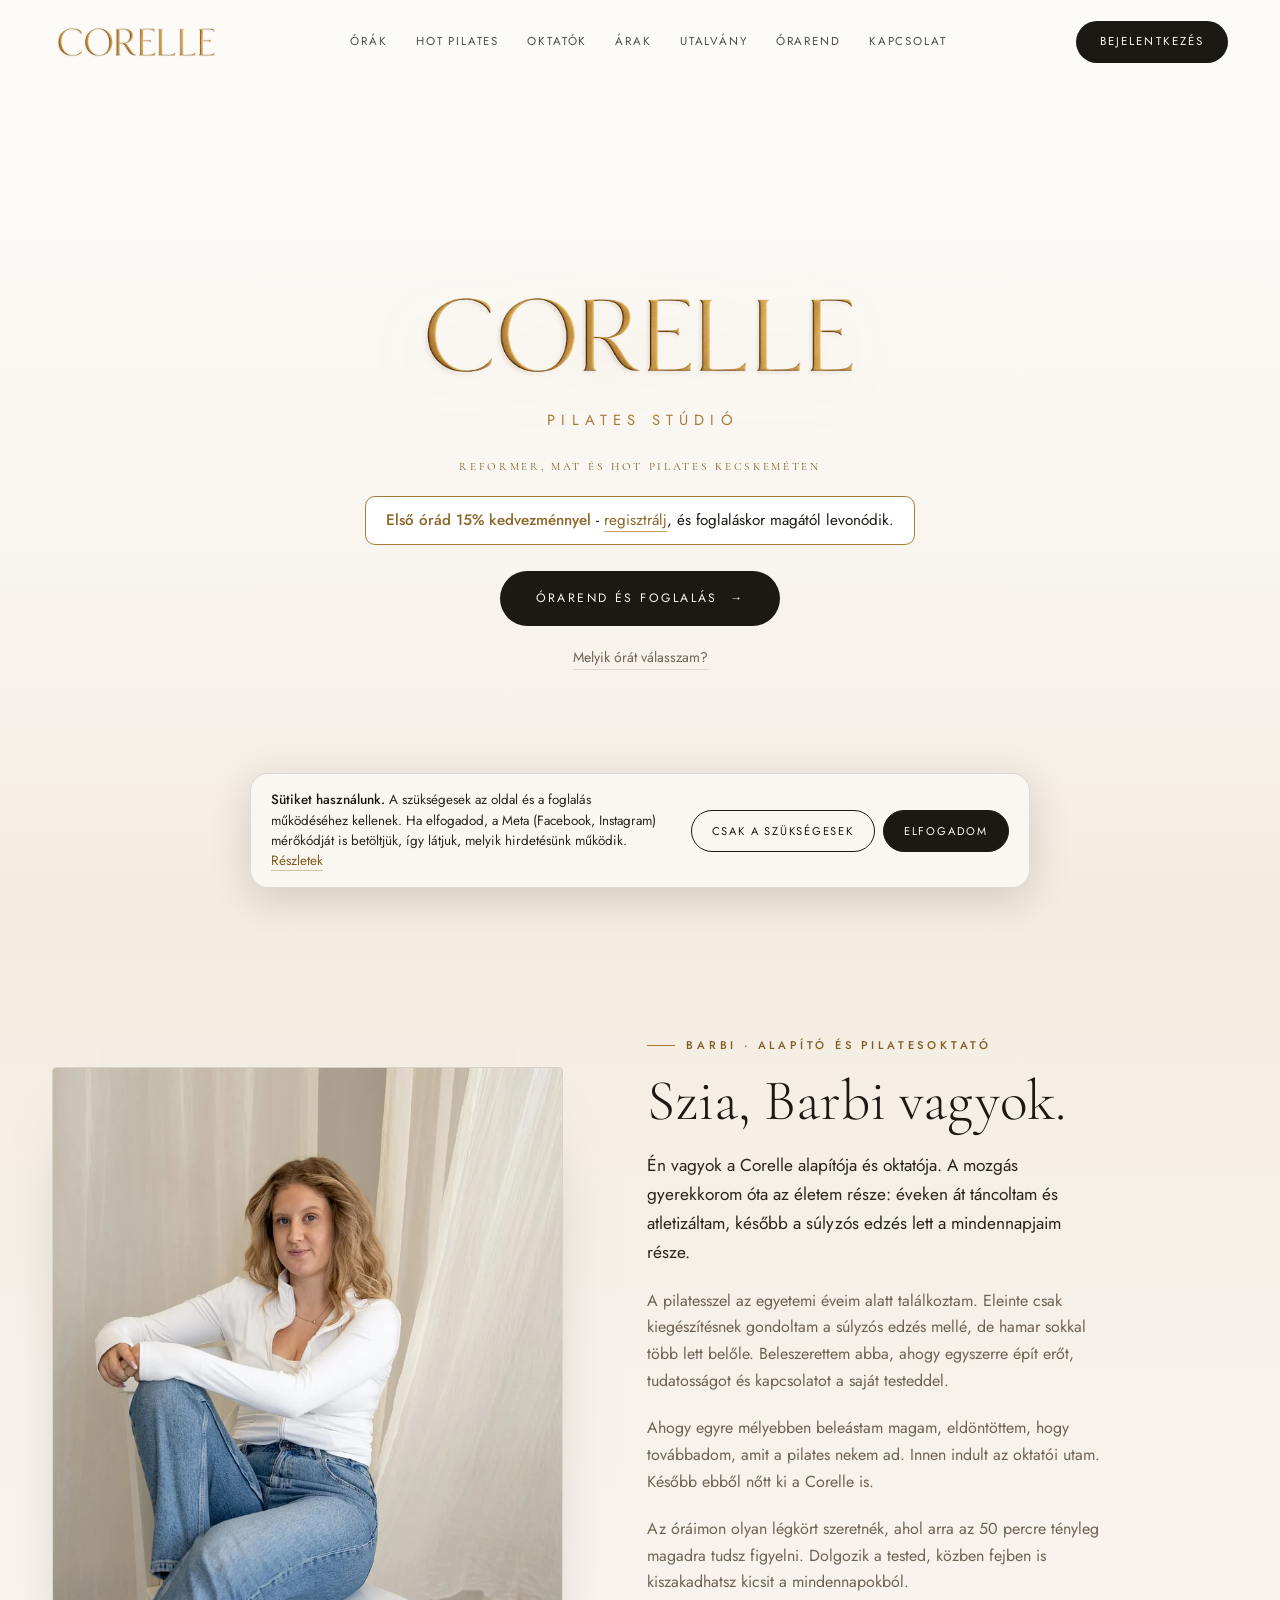
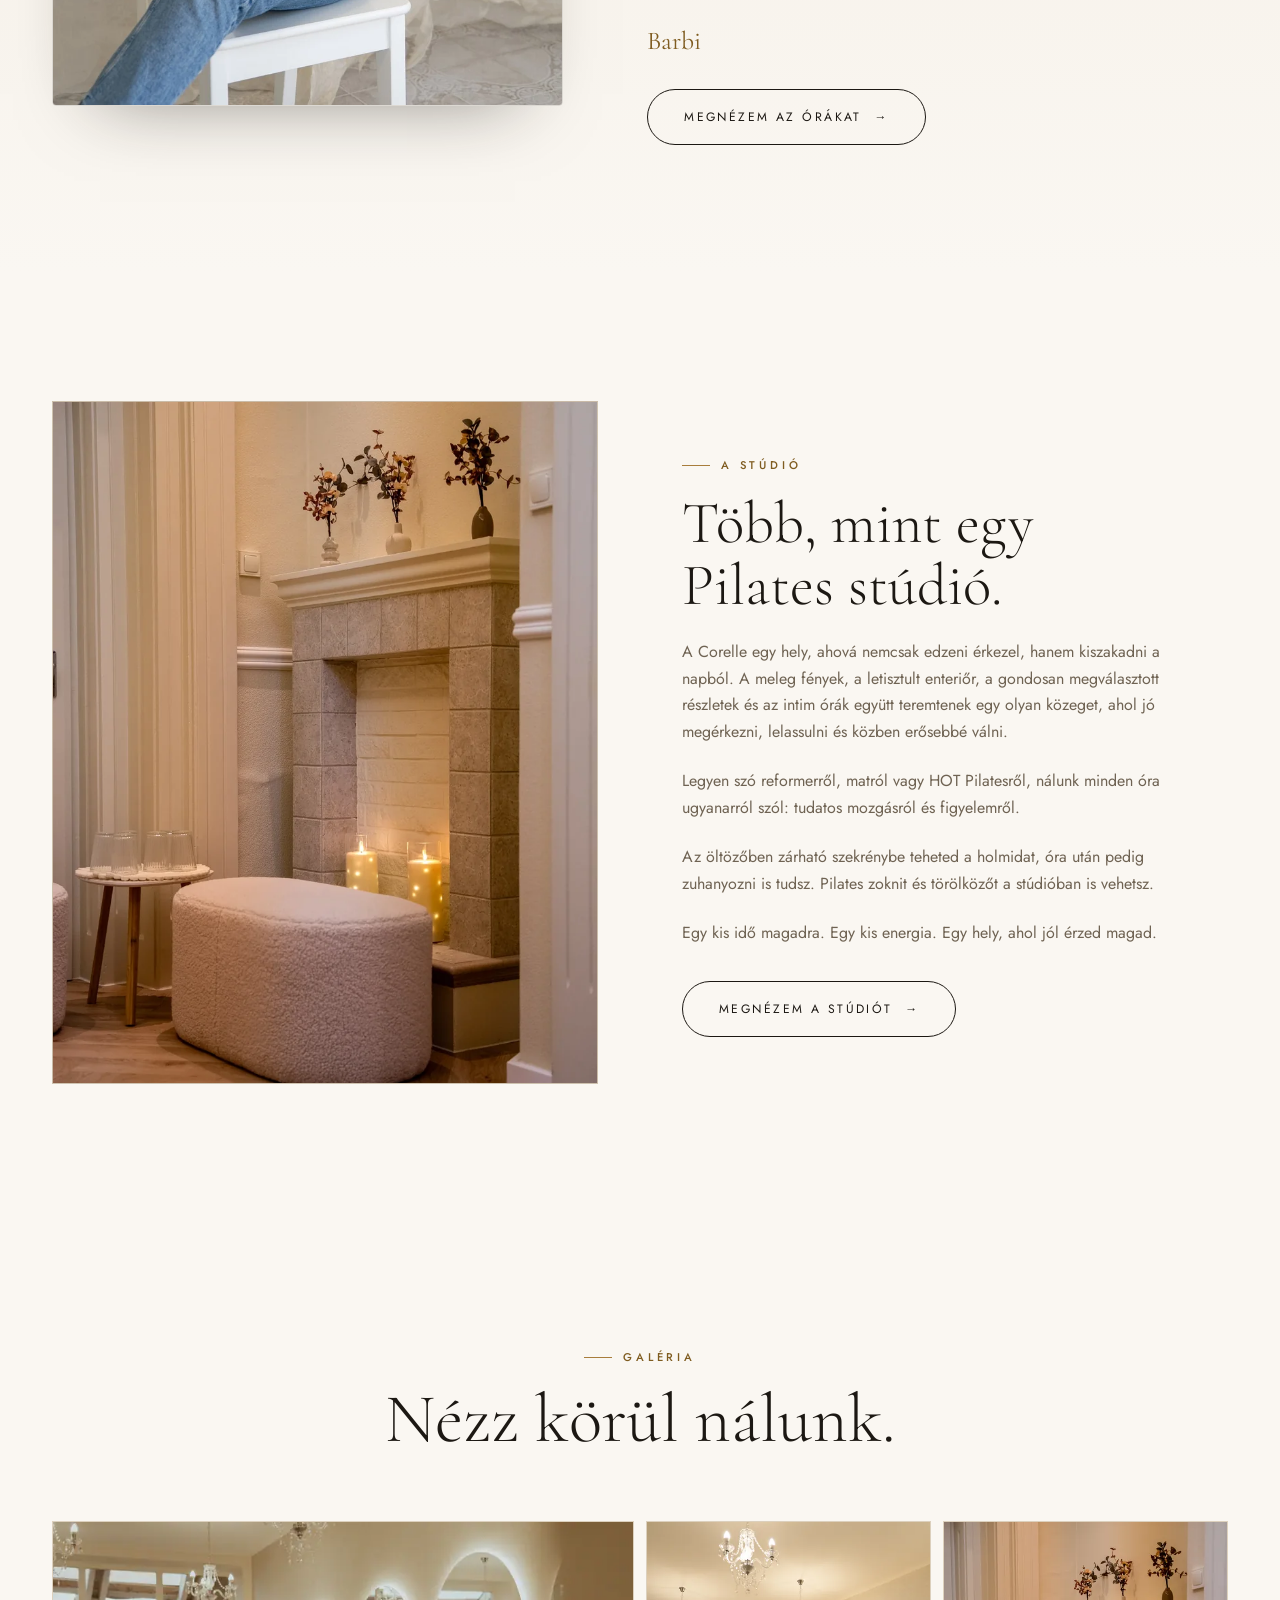
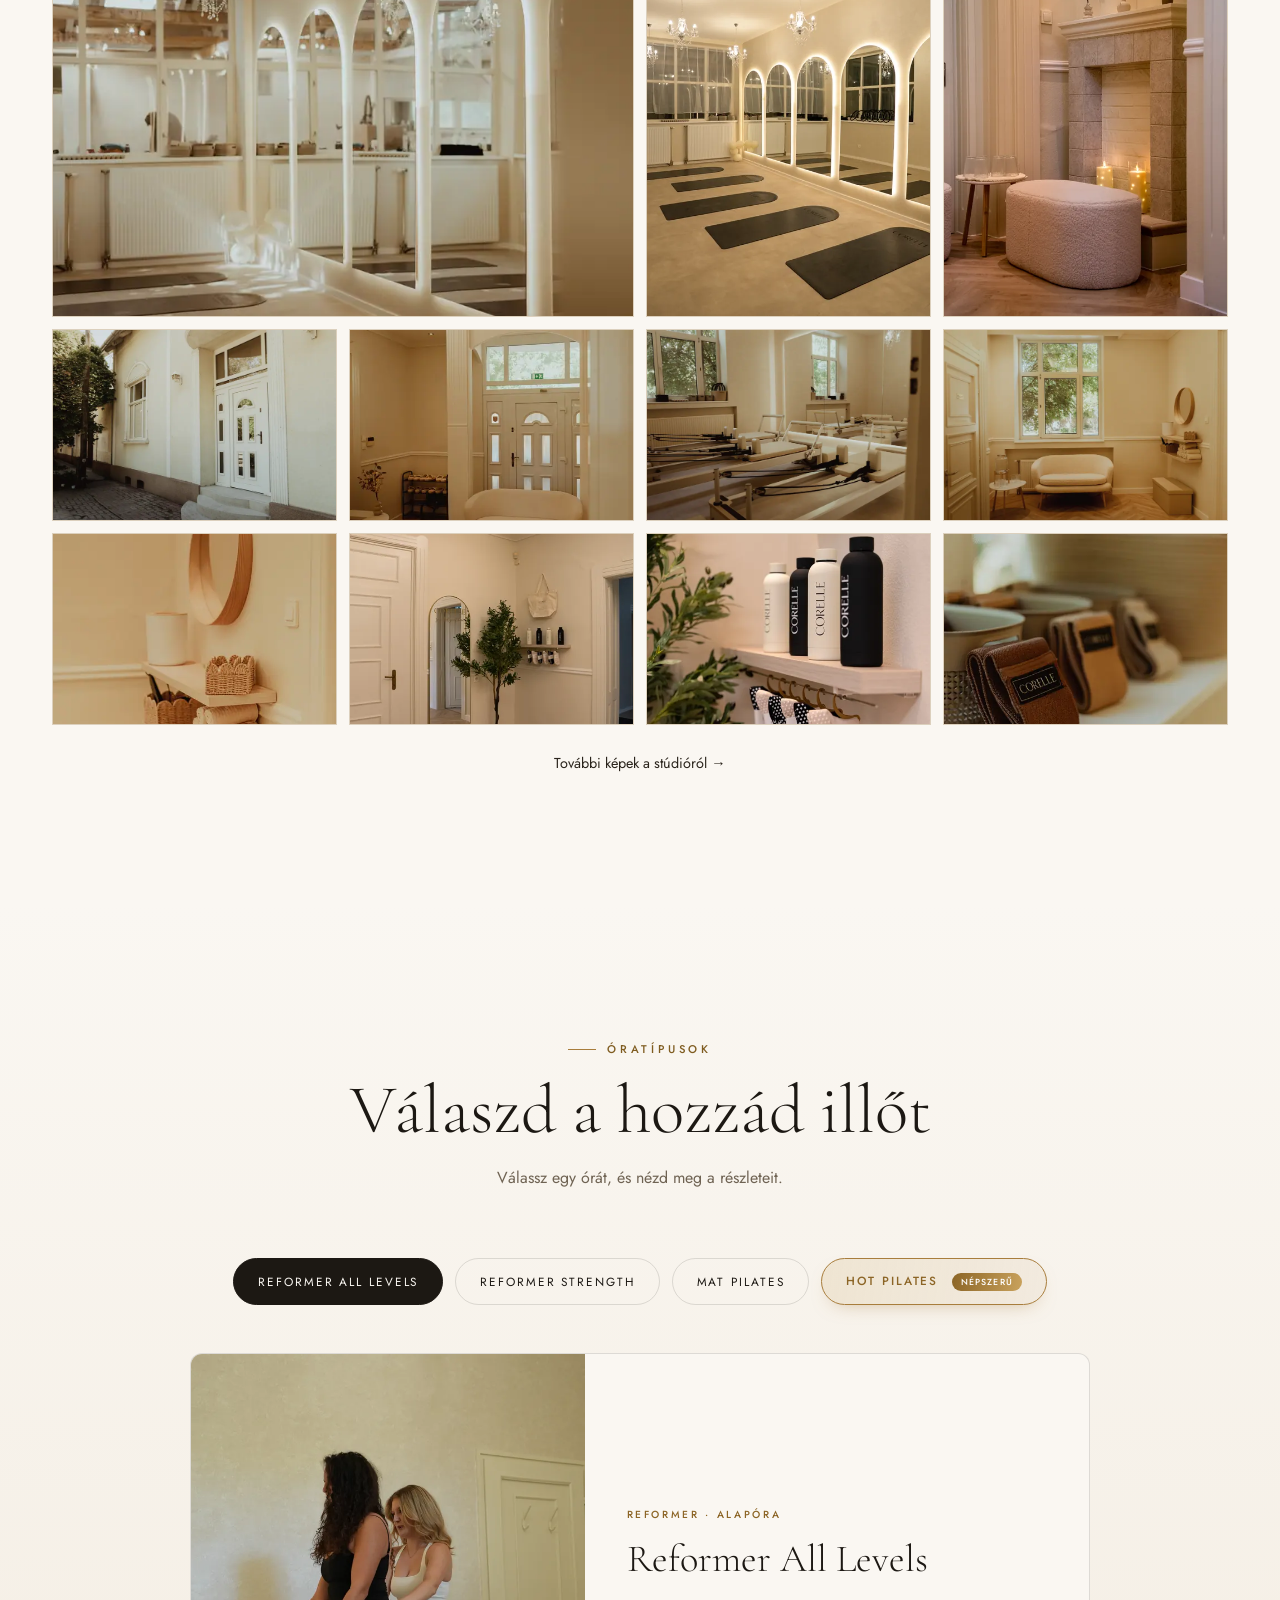
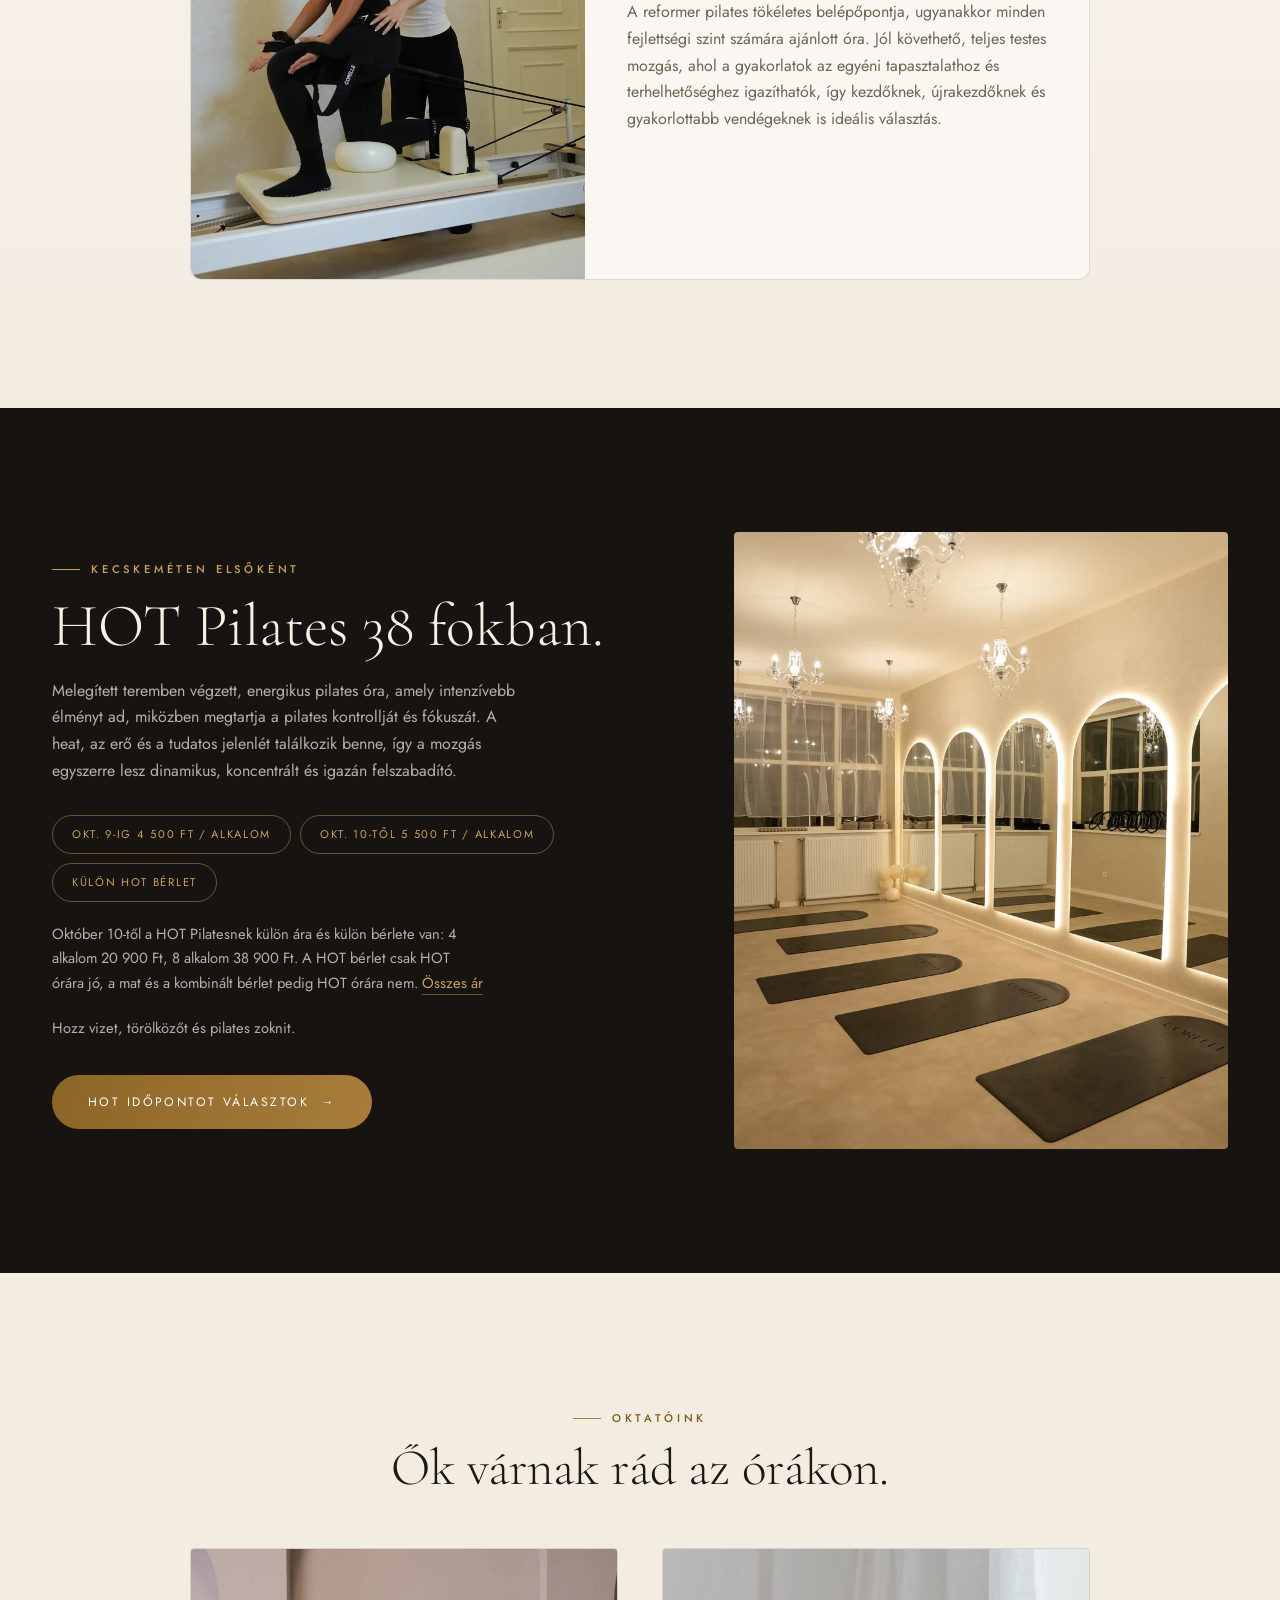
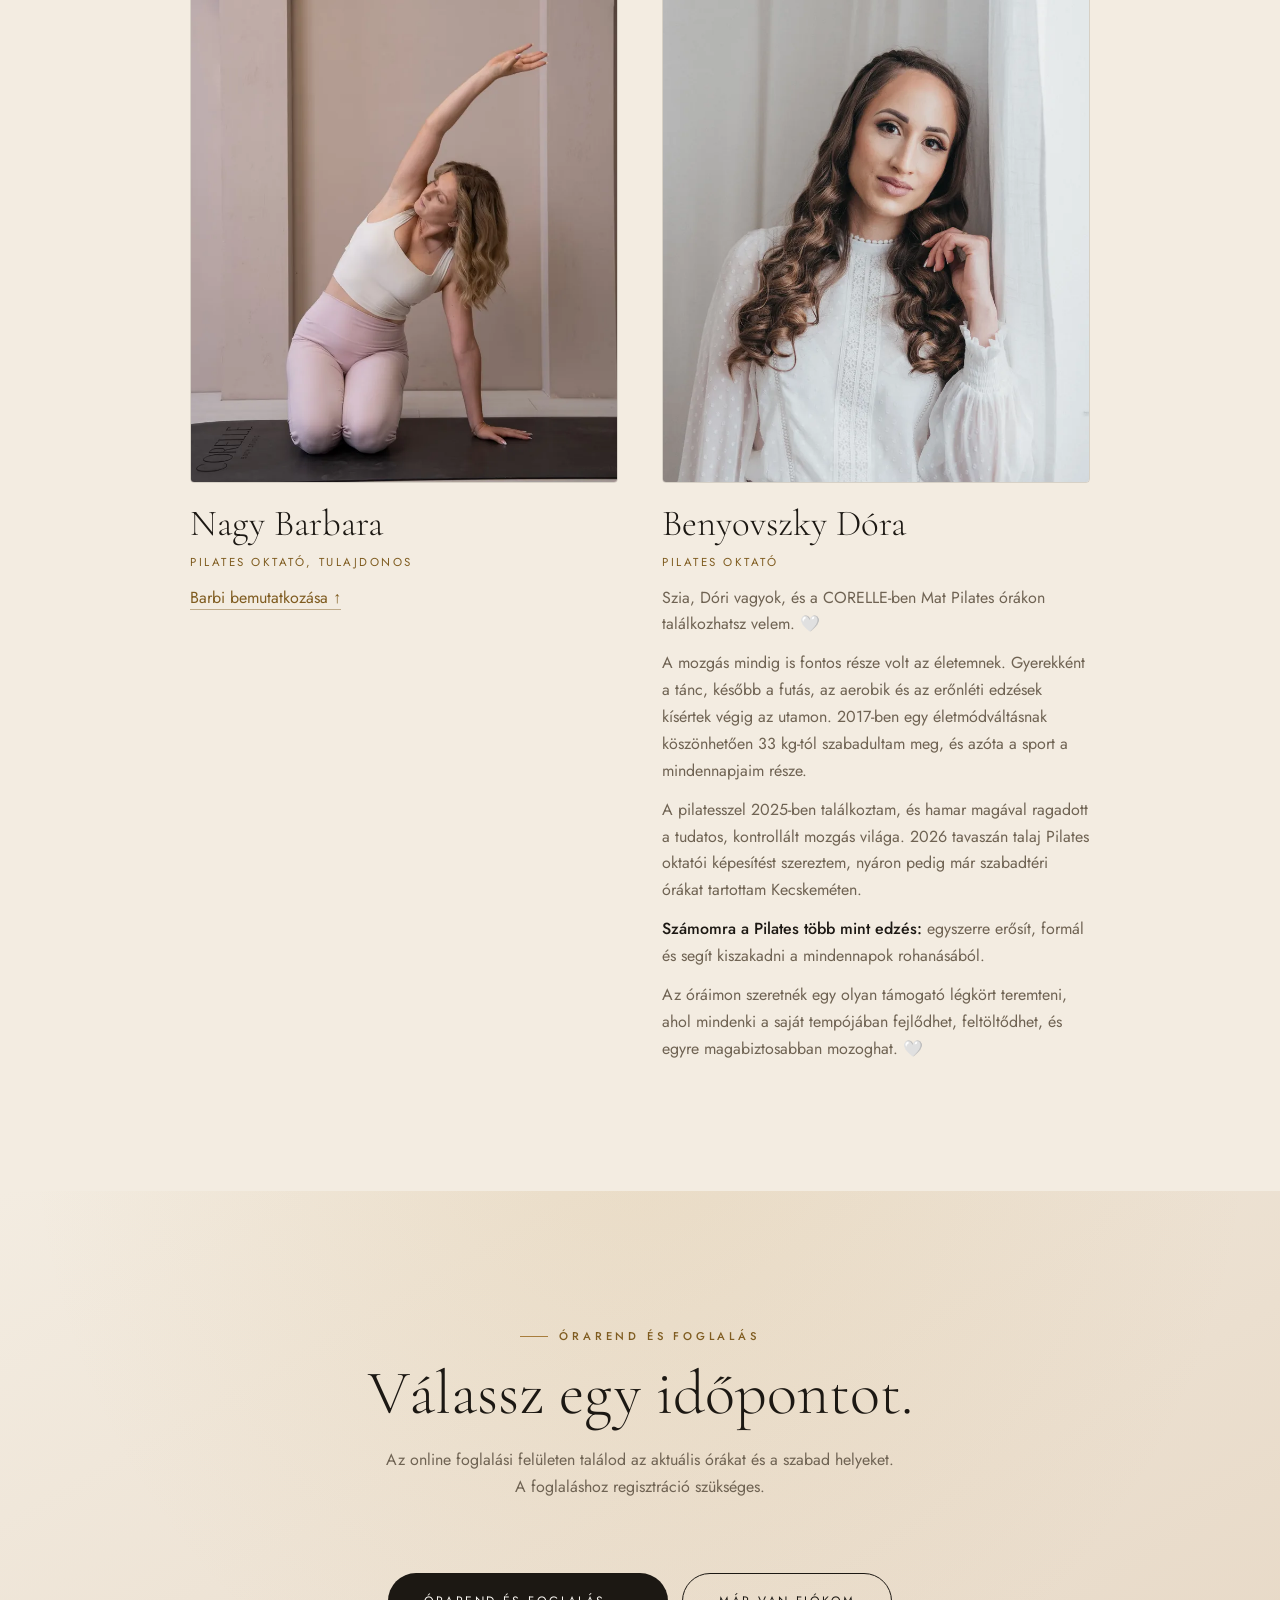
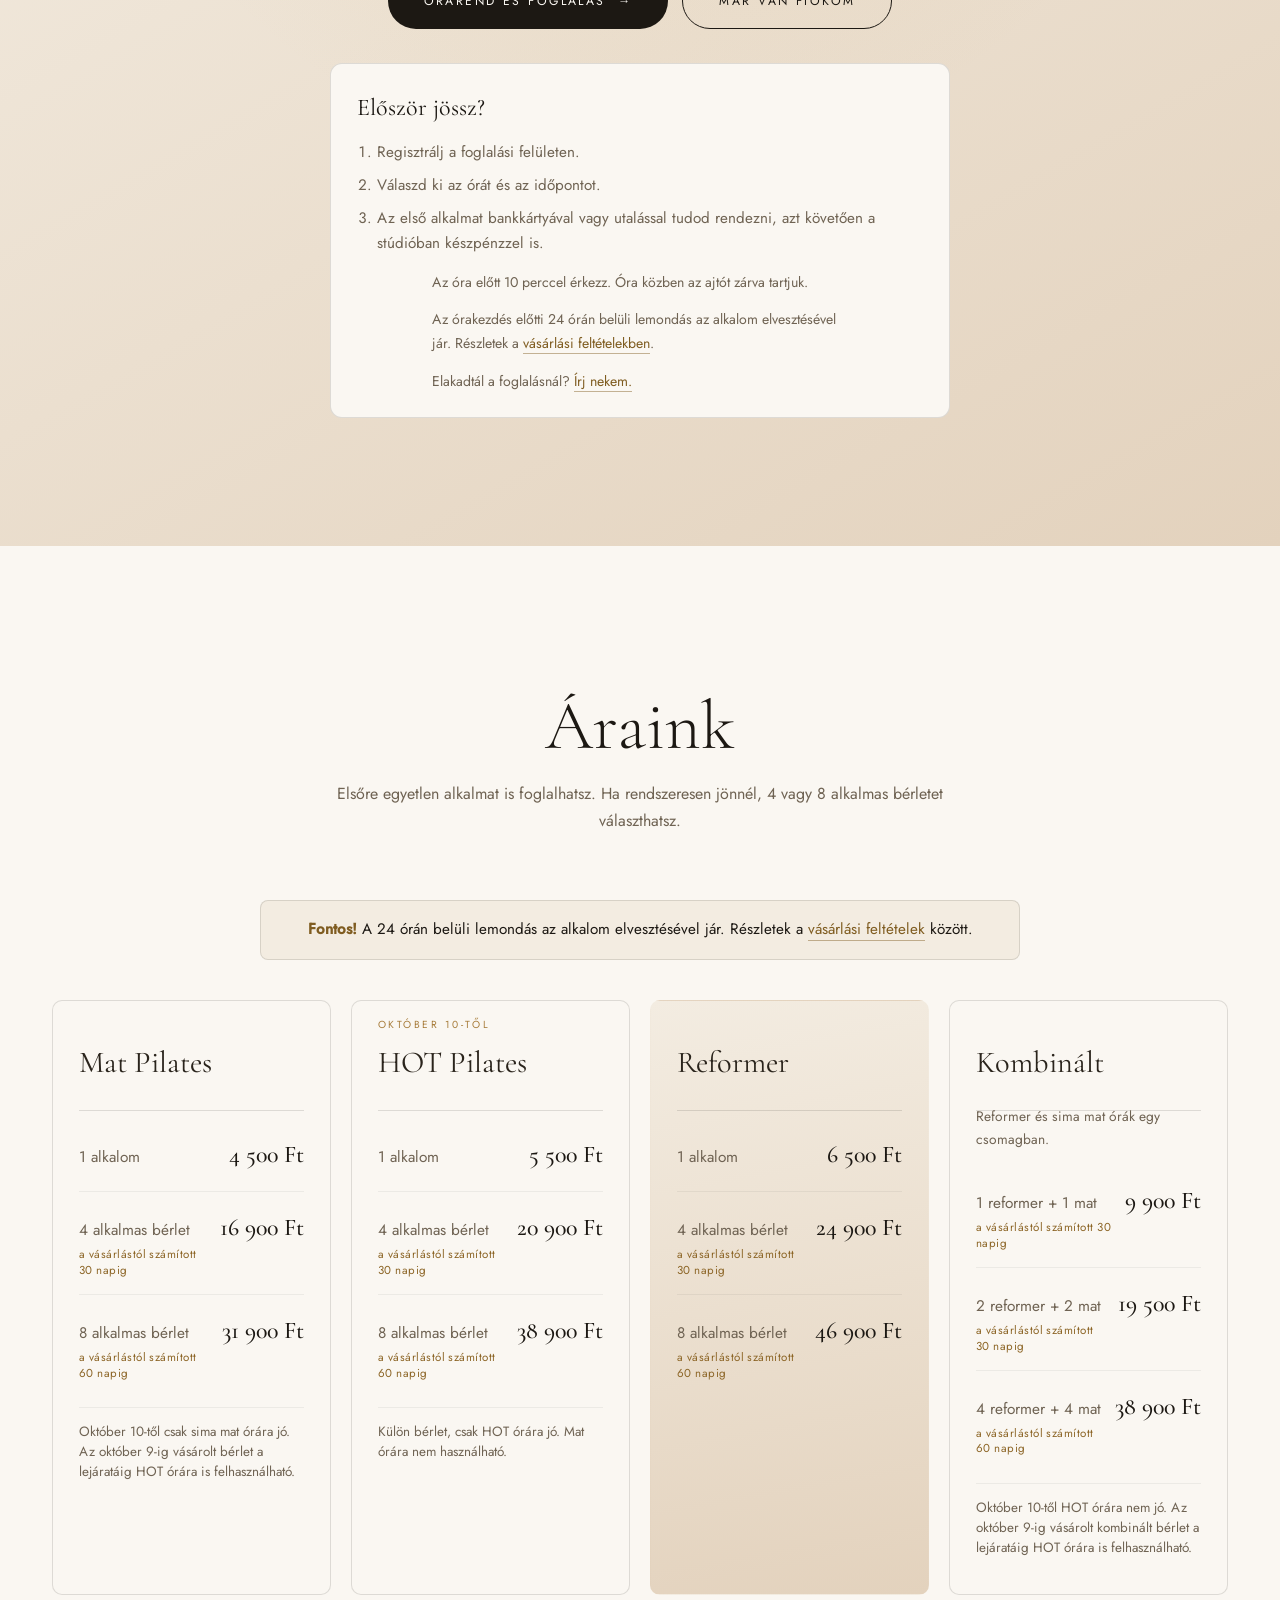
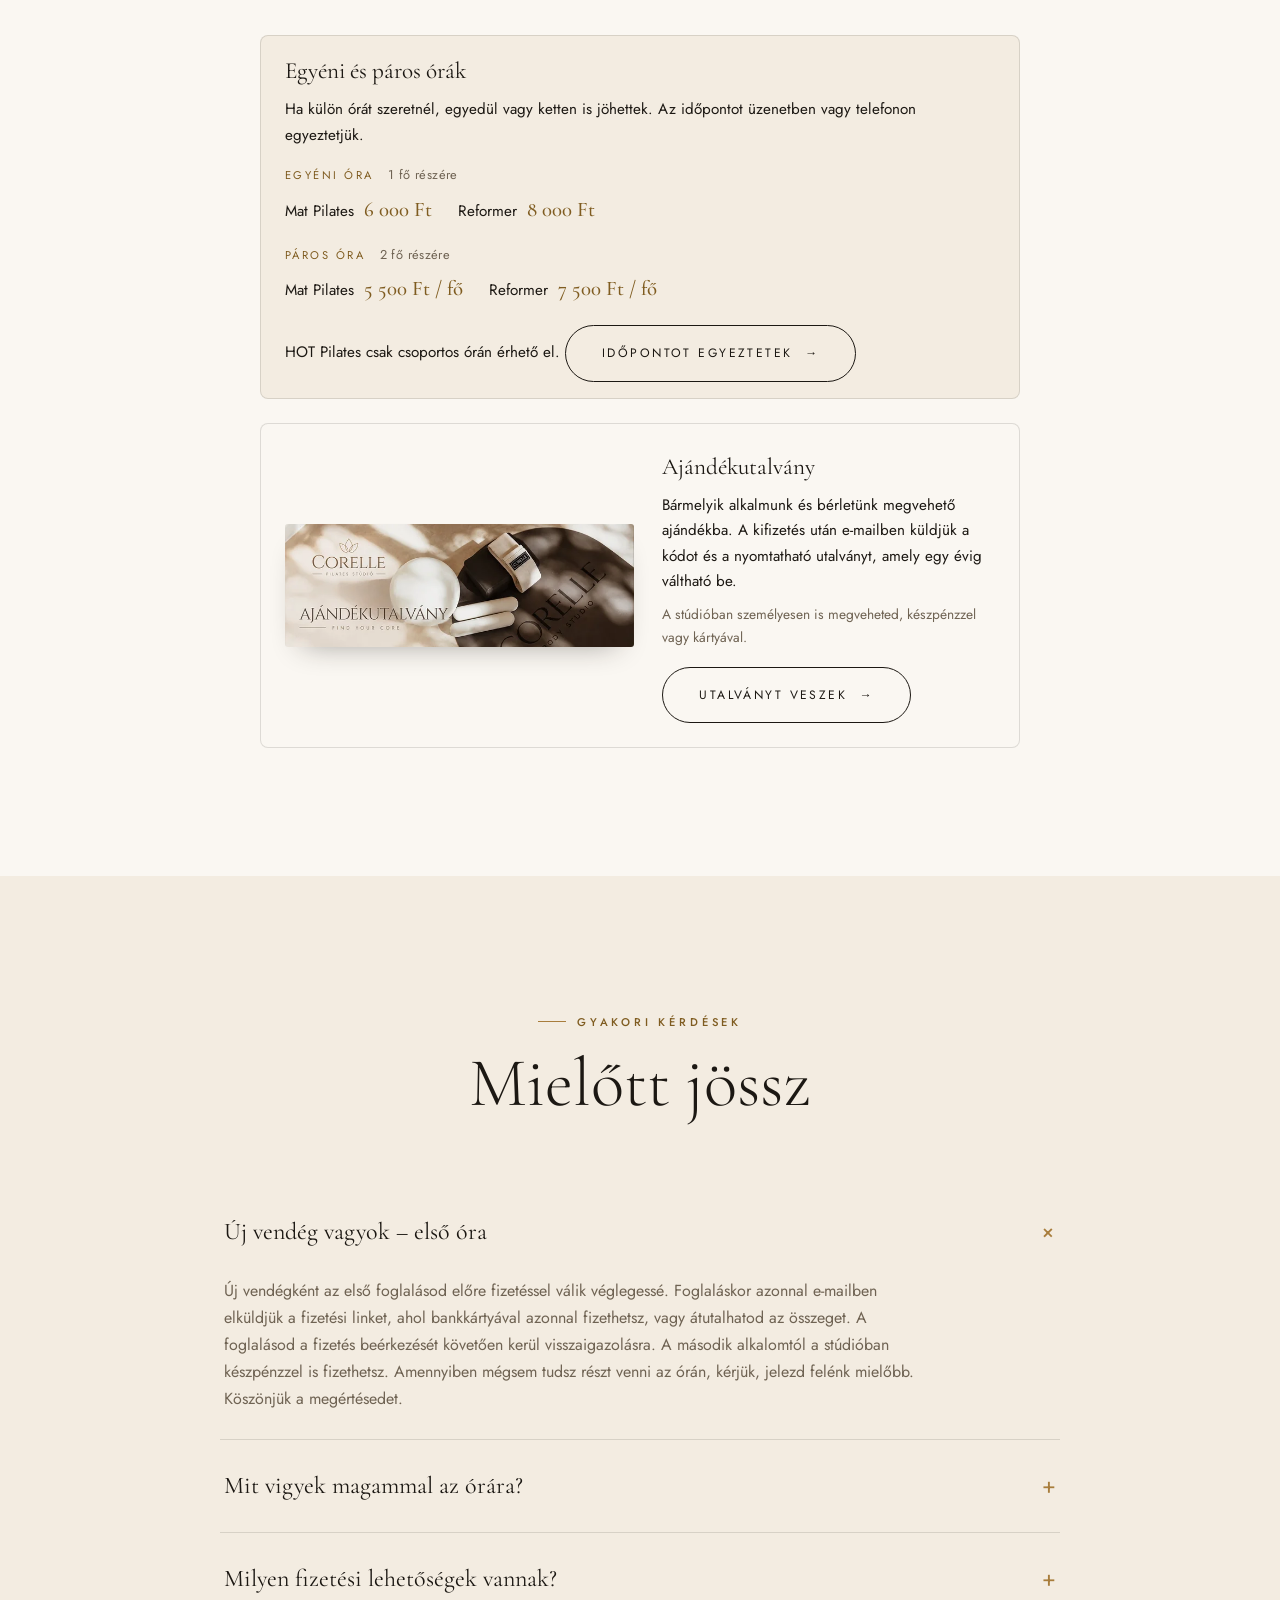
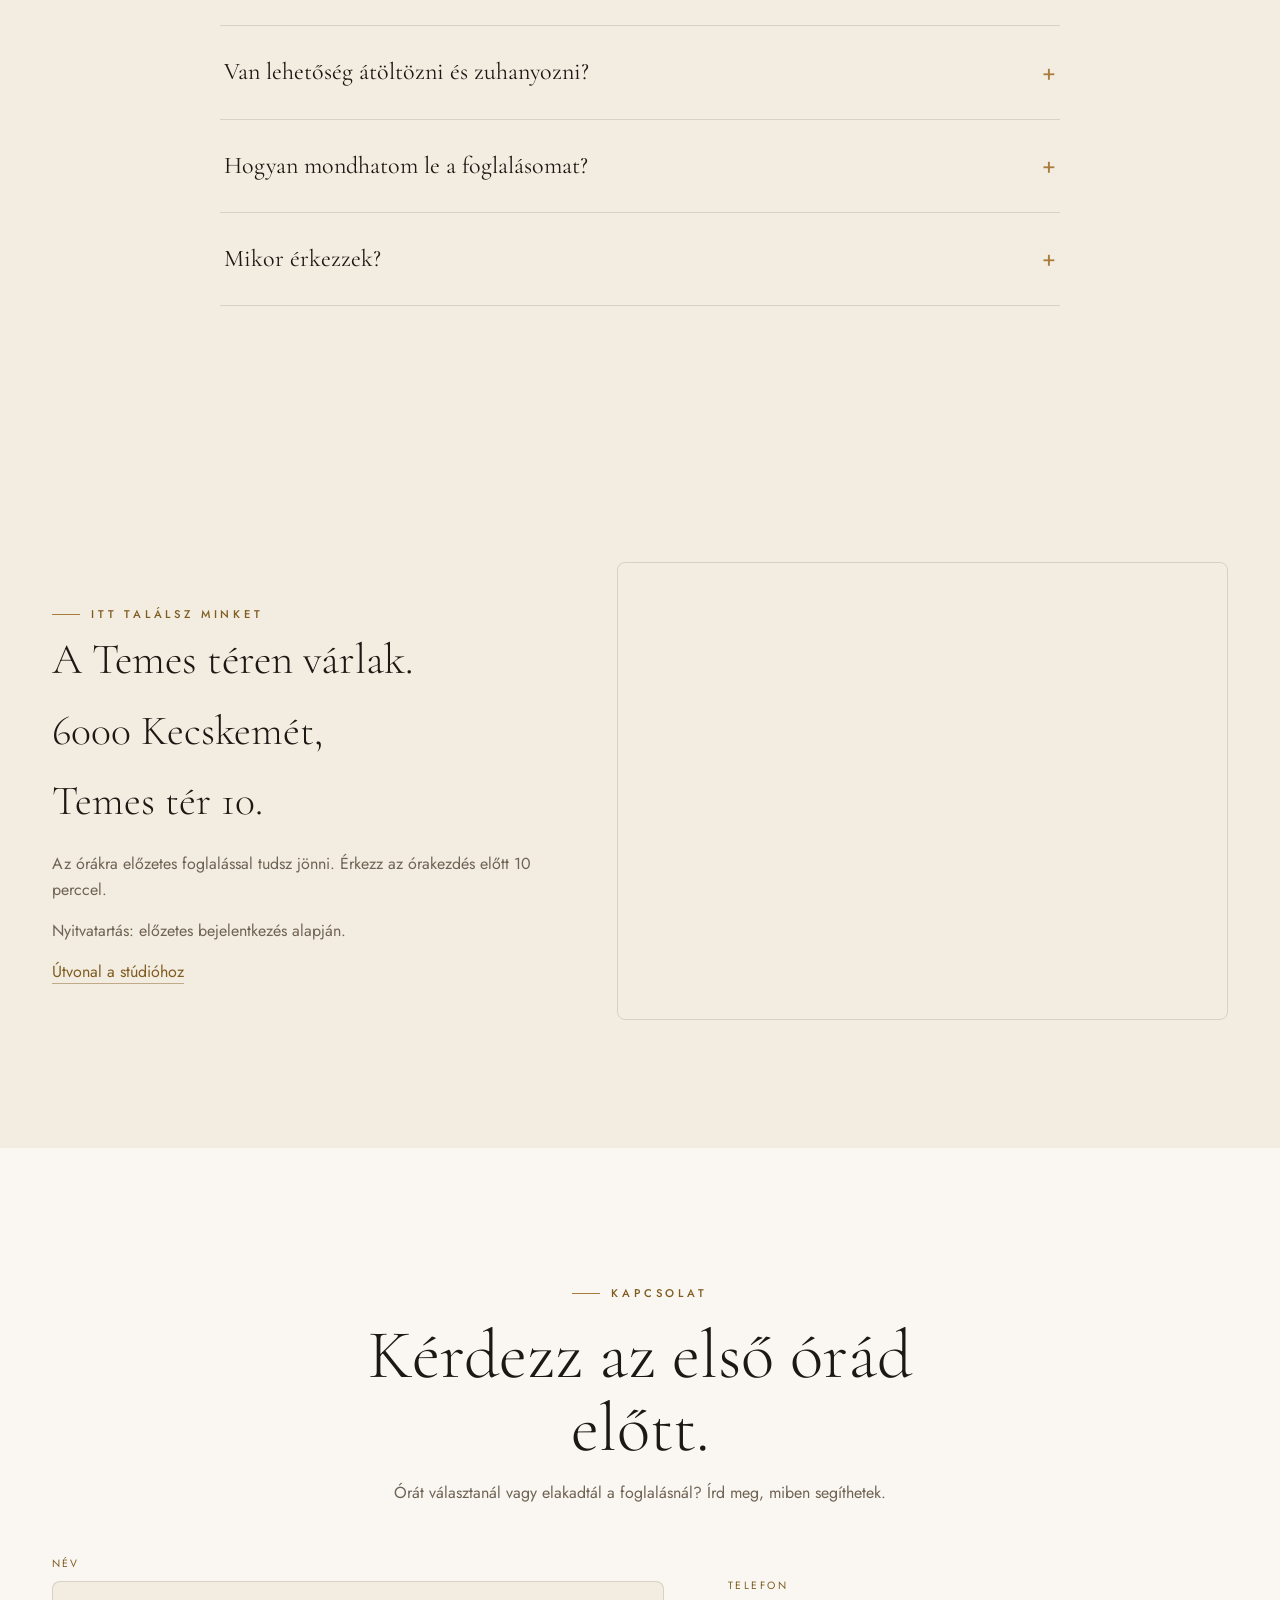
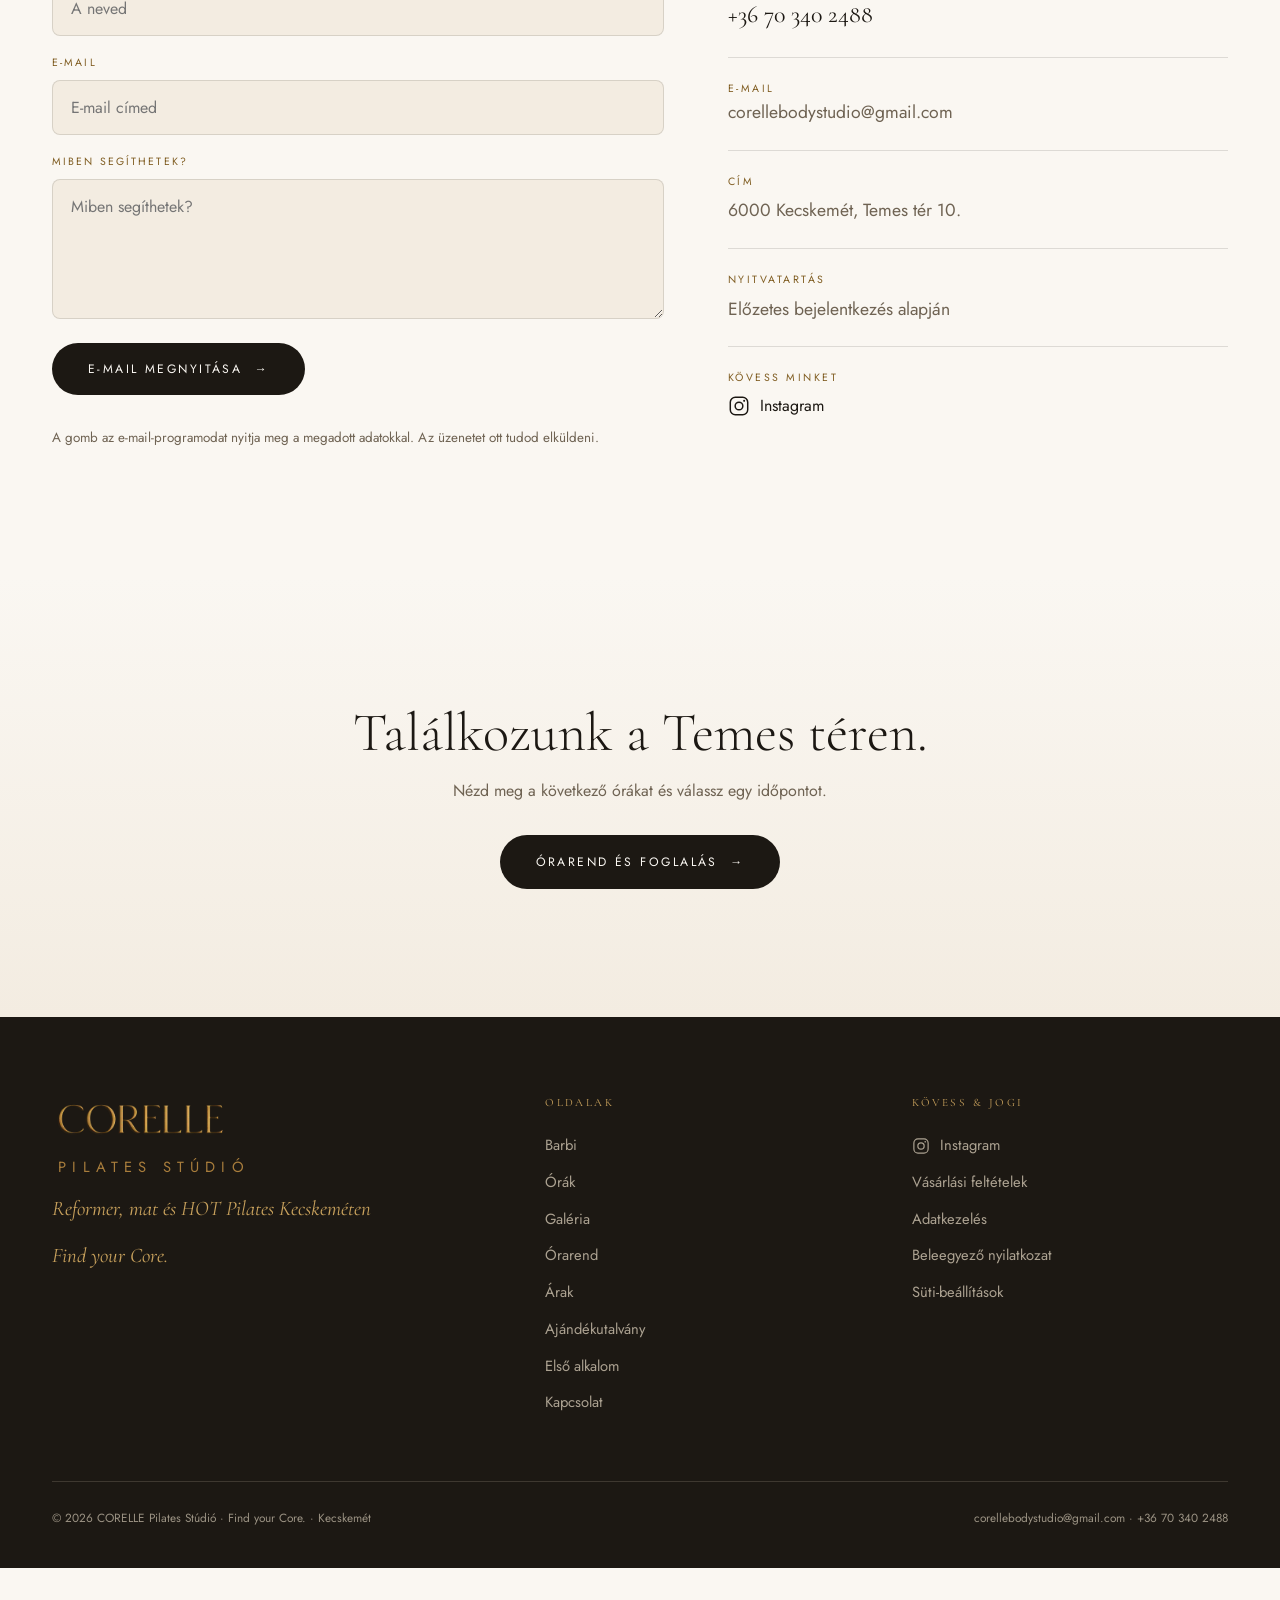
<file: index.html>
<!DOCTYPE html>
<html lang="hu">
<head>
<meta charset="UTF-8" />
<meta name="viewport" content="width=device-width, initial-scale=1.0" />
<link rel="icon" href="favicon.ico" sizes="48x48" />
<link rel="icon" type="image/png" sizes="32x32" href="favicon-32.png" />
<link rel="apple-touch-icon" href="apple-touch-icon.png" />
<meta name="theme-color" content="#f3ece1" />
<title>CORELLE Pilates Kecskemét | HOT, Reformer és Mat</title>
<meta name="description" content="Reformer, mat és 38 °C-os HOT Pilates Barbival Kecskeméten, a Temes tér 10. alatt. Órarend és online foglalás." />
<link rel="canonical" href="https://corelle.hu/" />
<meta name="robots" content="index, follow, max-image-preview:large" />
<meta property="og:type" content="website" />
<meta property="og:site_name" content="CORELLE Pilates Stúdió" />
<meta property="og:locale" content="hu_HU" />
<meta property="og:url" content="https://corelle.hu/" />
<meta property="og:title" content="CORELLE Pilates Kecskemét | HOT, Reformer és Mat" />
<meta property="og:description" content="Reformer, mat és 38 °C-os HOT Pilates Barbival Kecskeméten, a Temes tér 10. alatt. Órarend és online foglalás." />
<meta property="og:image" content="https://corelle.hu/og/corelle-og.jpg" />
<meta property="og:image:width" content="1200" />
<meta property="og:image:height" content="630" />
<meta property="og:image:alt" content="CORELLE Pilates Stúdió, Kecskemét" />
<meta name="twitter:card" content="summary_large_image" />
<meta name="twitter:title" content="CORELLE Pilates Kecskemét | HOT, Reformer és Mat" />
<meta name="twitter:description" content="Reformer, mat és 38 °C-os HOT Pilates Barbival Kecskeméten, a Temes tér 10. alatt. Órarend és online foglalás." />
<meta name="twitter:image" content="https://corelle.hu/og/corelle-og.jpg" />
<meta name="geo.region" content="HU-BK" />
<meta name="geo.placename" content="Kecskemét" />
<meta name="geo.position" content="46.9007084;19.6817470" />
<meta name="ICBM" content="46.9007084, 19.6817470" />
<link rel="preload" as="font" type="font/woff2" href="fonts/cormorant-garamond-300-latin-ext.woff2" crossorigin />
<link rel="preload" as="font" type="font/woff2" href="fonts/jost-300-latin-ext.woff2" crossorigin />
<link rel="stylesheet" href="fonts.css" />
<style>
  :root{
    --paper:#faf7f2;     /* törtfehér */
    --cream:#f3ece1;     /* meleg bézs */
    --sand:#e9dcc8;      /* homok */
    --nude:#e3d2bd;      /* nude */
    --ink:#1c1813;       /* near-black kontraszt */
    --text:#2a241c;      /* törzsszöveg */
    --muted:#6f6353;
    --gold:#a87d3c;
    --gold-soft:#c9a25d;
    --gold-deep:#8c6526;--gold-ink:#7f5c20;
    --dark:#161310;      /* HOT pilates / sötét blokk */
    --line:rgba(28,24,19,.13);
    --line-soft:rgba(28,24,19,.06);
  }
  *{margin:0;padding:0;box-sizing:border-box}
  html{scroll-behavior:smooth}
  ::selection{background:var(--ink);color:var(--paper)}
  body{font-family:'Jost',sans-serif;background:var(--paper);color:var(--text);line-height:1.68;-webkit-font-smoothing:antialiased;overflow-x:hidden}
  h1,h2,h3,h4,.disp{font-family:'Cormorant Garamond',serif;font-weight:400;line-height:1.05;color:var(--ink)}
  a{color:inherit;text-decoration:none}
  img{display:block;max-width:100%}
  .wrap{max-width:1240px;margin:0 auto;padding:0 32px}
  .gold-text{background:linear-gradient(100deg,var(--gold-deep),var(--gold-soft) 50%,var(--gold));-webkit-background-clip:text;background-clip:text;-webkit-text-fill-color:transparent;color:transparent}
  .eyebrow{font-size:.7rem;letter-spacing:.34em;text-transform:uppercase;color:var(--gold-ink);font-weight:500;display:inline-flex;align-items:center;gap:11px}
  .eyebrow::before{content:"";width:28px;height:1px;background:var(--gold);display:inline-block}
  .eyebrow.c{justify-content:center}
  .arrow{display:inline-block;transition:transform .35s cubic-bezier(.2,.7,.2,1)}
  .btn:hover .arrow{transform:translateX(6px)}
  /* PRIMARY gomb = ink/fekete kontraszt (editorial), arany csak hairline/accent */
  .btn{display:inline-flex;align-items:center;gap:12px;background:var(--ink);color:var(--paper);font-size:.76rem;letter-spacing:.2em;text-transform:uppercase;padding:17px 36px;border-radius:40px;transition:box-shadow .35s,transform .35s,background .35s;cursor:pointer;border:none;font-family:'Jost',sans-serif}
  .btn:hover{transform:translateY(-2px);box-shadow:0 18px 34px -14px rgba(28,24,19,.55)}
  .btn.ghost{background:none;color:var(--ink);border:1px solid var(--ink)}
  .btn.ghost:hover{background:var(--ink);color:var(--paper);box-shadow:none}
  .btn.gold{background:linear-gradient(100deg,var(--gold-deep),var(--gold))}
  .btn.gold:hover{box-shadow:0 18px 34px -14px rgba(150,115,55,.55)}
  .sec{padding:128px 0}
  .sec-head{text-align:center;max-width:680px;margin:0 auto 66px}
  .sec-head h2{font-size:clamp(2.6rem,5.4vw,4.4rem);font-weight:300;margin-top:16px}
  .sec-head p{color:var(--muted);margin-top:18px}

  /* NAV */
  header{position:fixed;top:0;left:0;right:0;z-index:60;transition:background .4s,box-shadow .4s}
  header.solid{background:rgba(250,247,242,.92);backdrop-filter:blur(12px);box-shadow:0 1px 0 var(--line-soft)}
  header .wrap{display:flex;align-items:center;justify-content:space-between;height:84px}
  .brand-img{height:42px;width:auto}
  .nav{display:flex;gap:clamp(18px,2.2vw,32px);font-size:.72rem;letter-spacing:.16em;text-transform:uppercase}
  .nav a{opacity:.82;transition:opacity .25s,color .25s}
  .nav a:hover{opacity:1;color:var(--gold)}
  .nav-cta{font-size:.72rem;letter-spacing:.18em;text-transform:uppercase;color:var(--paper);background:var(--ink);border-radius:40px;padding:11px 24px;transition:transform .3s,box-shadow .3s}
  .nav-cta:hover{transform:translateY(-1px);box-shadow:0 10px 20px -10px rgba(28,24,19,.6)}
  .burger{display:none;flex-direction:column;gap:5px;cursor:pointer;background:none;border:none}
  .burger span{width:24px;height:2px;background:var(--ink);transition:.3s}
  @media(max-width:980px){.nav,.nav-cta{display:none}.burger{display:flex}}

  /* mobile menu */
  .mmenu{position:fixed;inset:0;z-index:70;background:var(--cream);transform:translateY(-100%);transition:transform .5s cubic-bezier(.6,0,.2,1);display:flex;flex-direction:column;justify-content:center;align-items:center;gap:8px}
  .mmenu.open{transform:translateY(0)}
  .mmenu a{font-family:'Cormorant Garamond',serif;font-size:2.4rem;font-weight:300;color:var(--ink)}
  .mmenu .close{position:absolute;top:30px;right:32px;font-size:.8rem;letter-spacing:.2em;text-transform:uppercase;color:var(--gold);cursor:pointer}

  /* HERO */
  .hero{min-height:100svh;display:flex;flex-direction:column;align-items:center;justify-content:center;text-align:center;position:relative;padding:88px 24px 40px;
    background:linear-gradient(180deg,#fdfbf8 0%,var(--paper) 52%,var(--cream) 100%)}
  .hero-brand{display:flex;flex-direction:column;align-items:center;gap:16px;max-width:100%}
  .hero-logo{width:78vw;max-width:460px;height:auto;margin:0 auto;filter:drop-shadow(0 14px 30px rgba(150,115,55,.13))}
  .brand-tag{font-family:'Jost',sans-serif;font-weight:400;font-size:clamp(.72rem,1.4vw,.92rem);letter-spacing:.42em;text-transform:uppercase;color:var(--gold);padding-left:.42em}
  .hero .sub{font-family:'Jost',sans-serif;color:var(--text);max-width:560px;margin:34px auto 0;font-size:clamp(1.05rem,2vw,1.28rem);font-weight:300;line-height:1.6;letter-spacing:.01em}
  .hero .sub2{margin-top:14px;font-size:clamp(.98rem,1.7vw,1.12rem);color:var(--muted)}
  .hero .btn{margin-top:36px}
  /* első órás kedvezmény (Barbi, 2026-10-10: max 15%); a foglalási oldal is ezt hirdeti, a kupon a regisztrációnál jár */
  .hero-offer{margin-top:24px;max-width:600px;text-wrap:balance;padding:12px 20px;border:1px solid var(--gold);border-radius:10px;background:#fff;font-size:.95rem;line-height:1.5;color:var(--ink)}
  .hero-offer b{color:var(--gold-deep);font-weight:500}
  .hero-offer a{color:var(--gold-deep);border-bottom:1px solid var(--gold-soft)}
  .hero-offer + .btn{margin-top:26px}

  /* GÖRGETÉSRE GURULÓ VIDEÓ: asztalon nagy 4:3-as keret (a képernyő magasságához igazítva, a fejléc alá is befér),
     telefonon teljes szélességű álló 4:5 */
  .reel{padding:clamp(40px,7vh,90px) 32px;background:linear-gradient(180deg,var(--cream),var(--paper))}
  .reel-frame{position:relative;margin:0 auto;aspect-ratio:4/3;width:min(1240px,100%,calc((100vh - 120px) * 4 / 3));overflow:hidden;background:var(--sand);border:1px solid var(--line);box-shadow:0 34px 70px -40px rgba(28,24,19,.45)}
  .reel-poster,.reel-video{position:absolute;inset:0;width:100%;height:100%;object-fit:cover;display:block}
  .reel-video{opacity:0;transition:opacity .5s ease}
  .reel.ready .reel-video{opacity:1}
  @media(max-width:640px){.reel{padding:44px 0}.reel-frame{aspect-ratio:4/5;width:100%;border-left:none;border-right:none;box-shadow:none}}

  /* ABOUT */
  .about{display:grid;grid-template-columns:1fr 1fr;gap:84px;align-items:center}
  .about .photo{aspect-ratio:4/5;background:linear-gradient(160deg,var(--sand),var(--nude));border:1px solid var(--line);display:flex;align-items:center;justify-content:center;color:rgba(28,24,19,.32);font-size:.8rem}
  .about h2{font-size:clamp(2.4rem,4.6vw,3.7rem);font-weight:300;margin-top:18px}
  .about p{color:var(--muted);margin-top:22px;max-width:50ch}
  .about .btn{margin-top:34px}
  @media(max-width:980px){.about{grid-template-columns:1fr;gap:40px}}

  /* CLASSES — animált fülek */
  .classes{background:linear-gradient(180deg,var(--paper),var(--cream))}
  .tablist{display:flex;flex-wrap:wrap;justify-content:center;gap:12px;margin-bottom:48px}
  .tab-wrap{position:relative;display:inline-flex}
  .tab{font-family:'Jost',sans-serif;font-size:.74rem;letter-spacing:.16em;text-transform:uppercase;color:var(--ink);background:none;border:1px solid var(--line);border-radius:40px;padding:13px 24px;cursor:pointer;transition:all .3s ease}
  .tab:hover{border-color:var(--gold);color:var(--gold-deep)}
  /* HOT — kiemelt fül (arany, nem sötét) */
  .tab.hot{border-color:var(--gold);color:var(--gold-deep);font-weight:500;
    background:linear-gradient(100deg,rgba(201,162,93,.18),rgba(168,125,60,.08));
    box-shadow:0 8px 20px -12px rgba(168,125,60,.6)}
  .tab.hot:hover{border-color:var(--gold-deep)}
  .tab .hot-badge{display:inline-block;margin-left:8px;font-size:.55rem;letter-spacing:.12em;font-weight:500;
    background:linear-gradient(100deg,var(--gold-deep),var(--gold-soft));color:#fff;
    padding:3px 9px;border-radius:20px;vertical-align:middle;text-transform:uppercase}
  .tab.active{background:var(--ink);color:var(--paper);border-color:var(--ink)}
  /* hover-lenyíló mini-leírás */
  .tab-hint{position:absolute;top:100%;left:50%;padding-top:14px;width:clamp(232px,24vw,292px);
    transform:translateX(-50%) translateY(6px);opacity:0;visibility:hidden;pointer-events:none;z-index:30;
    transition:opacity .28s ease,transform .3s cubic-bezier(.2,.7,.2,1)}
  .tab-hint.hot-hint{width:clamp(250px,27vw,326px)}
  .tab-wrap:hover .tab-hint,.tab-wrap:focus-within .tab-hint{opacity:1;visibility:visible;pointer-events:auto;transform:translateX(-50%) translateY(0)}
  .hint-card{position:relative;background:#fff;border:1px solid var(--line);border-radius:14px;text-align:left;
    padding:15px 17px;box-shadow:0 24px 46px -24px rgba(28,24,19,.45),0 4px 14px -8px rgba(28,24,19,.16)}
  .hint-card::before{content:"";position:absolute;top:-6px;left:50%;transform:translateX(-50%) rotate(45deg);
    width:12px;height:12px;background:#fff;border-left:1px solid var(--line);border-top:1px solid var(--line)}
  .hot-hint .hint-card{border-color:var(--gold)}
  .hot-hint .hint-card::before{border-color:var(--gold)}
  .hint-card .h-type{display:block;font-size:.6rem;letter-spacing:.22em;text-transform:uppercase;color:var(--gold-deep);font-weight:500;margin-bottom:7px}
  .hint-card p{font-family:'Jost',sans-serif;font-size:.83rem;line-height:1.55;color:var(--muted);margin:0}
  .hint-card p b{color:var(--gold-deep);font-weight:500}
  @media(hover:none){.tab-hint{display:none}}
  @media(max-width:820px){.tab-hint{display:none}}
  .panels{max-width:900px;margin:0 auto;position:relative}
  .panel{display:none}
  .panel.active{display:block;animation:fadeUp .55s cubic-bezier(.2,.7,.2,1)}
  @keyframes fadeUp{from{opacity:0;transform:translateY(22px)}to{opacity:1;transform:translateY(0)}}
  .panel>div{display:grid;grid-template-columns:minmax(0,.78fr) minmax(0,1fr);align-items:stretch;text-align:left;background:var(--paper);border:1px solid var(--line);border-radius:12px;padding:0;overflow:hidden}
  .panel picture{display:block;height:100%}
  .panel img.pimg{width:100%;height:100%;min-height:340px;object-fit:cover;display:block;color:transparent}
  .panel .ptext{padding:44px 42px;align-self:center}
  .panel.hot-panel>div{border-color:var(--gold);background:linear-gradient(170deg,rgba(201,162,93,.10),var(--paper) 60%)}
  .panel .ptag{display:inline-block;font-size:.64rem;letter-spacing:.26em;text-transform:uppercase;color:var(--gold-deep);font-weight:500}
  .panel h3{font-size:clamp(1.9rem,3.2vw,2.4rem);font-weight:300;margin-top:12px}
  .panel p{color:var(--muted);margin-top:20px;max-width:46ch}

  /* INSTRUCTORS — egy oktató */
  .team{background:var(--paper)}
  .solo{max-width:760px;margin:0 auto;display:grid;grid-template-columns:.85fr 1fr;gap:56px;align-items:center}
  .solo .ph{aspect-ratio:3/4;background:linear-gradient(160deg,var(--sand),var(--nude));border:1px solid var(--line);display:flex;align-items:center;justify-content:center;color:rgba(28,24,19,.3);font-size:.75rem;border-radius:4px}
  /* fotók a placeholder-helyeken */
  .about img.photo,.solo img.ph{object-fit:cover;width:100%;height:auto;display:block;color:transparent}
  .solo h3{font-size:clamp(2rem,4vw,2.8rem);font-weight:300;margin-top:8px}
  .solo .role{font-size:.7rem;letter-spacing:.2em;text-transform:uppercase;color:var(--gold-ink);margin-top:14px;display:block}
  .solo p{color:var(--muted);margin-top:20px;max-width:42ch}
  @media(max-width:780px){.solo{grid-template-columns:1fr;gap:30px;max-width:420px}}

  /* OKTATÓINK — kártyák */
  .team{background:var(--cream)}
  .team .sec-h{text-align:center;max-width:620px;margin:0 auto 52px}
  .team .sec-h h2{font-size:clamp(2.2rem,4.4vw,3.2rem);font-weight:300;margin-top:14px}
  .tgrid{display:grid;grid-template-columns:repeat(2,minmax(0,1fr));gap:44px;max-width:900px;margin:0 auto}
  .tcard img{width:100%;height:auto;aspect-ratio:4/5;object-fit:cover;display:block;border-radius:4px;border:1px solid var(--line)}
  .tcard .role{font-size:.72rem;letter-spacing:.22em;text-transform:uppercase;color:var(--gold-ink);margin-top:10px;display:block}
  .tcard h3{font-size:clamp(1.8rem,3vw,2.3rem);font-weight:300;margin-top:22px}
  .tcard p{color:var(--muted);margin-top:12px;max-width:40ch}
  .tcard .bio p{max-width:none}
  .tcard .bio b{font-weight:500;color:var(--ink,inherit)}
  @media(max-width:720px){.tgrid{grid-template-columns:1fr;gap:48px;max-width:420px}}

  /* ÓRAREND / BEJELENTKEZÉS */
  .cta-row{display:flex;flex-wrap:wrap;justify-content:center;gap:14px;margin-top:36px}
  .cta-row .btn{margin-top:0}
  @media(max-width:520px){.cta-row{flex-direction:column;align-items:stretch}.cta-row .btn{justify-content:center}}

  /* BOOKING band — világos, meleg (nincs sötét barna blokk) */
  .booking{position:relative;text-align:center;overflow:hidden;
    background:linear-gradient(150deg,var(--cream),var(--nude))}
  .booking::before{content:"";position:absolute;inset:0;background:radial-gradient(80% 120% at 50% -10%,rgba(201,162,93,.16),transparent 60%);pointer-events:none}
  .booking .wrap{position:relative}
  .booking h2{font-size:clamp(2.4rem,5vw,3.9rem);font-weight:300;margin-top:16px}
  .booking p{color:var(--muted);max-width:52ch;margin:20px auto 0}
  .booking .btn{margin-top:36px}

  /* PRICING */
  .pricenote{max-width:760px;margin:0 auto 40px;text-align:center;background:var(--cream);border:1px solid var(--line);border-radius:8px;padding:16px 24px;font-size:.95rem;color:var(--ink)}
  .pricenote b,.pricenote a{color:var(--gold-ink)}
  .pricenote.below{margin:40px auto 0;text-align:left}
  .pricenote.below .pl-title{display:block;font-family:'Cormorant Garamond',serif;font-size:1.45rem;color:var(--ink);margin-bottom:6px}
  .pricenote.below .pl-prices{display:flex;flex-wrap:wrap;gap:6px 26px;margin:12px 0 10px}
  .pricenote.below .pl-prices span{display:flex;gap:10px;align-items:baseline}
  .pricenote.below .pl-prices b{font-family:'Cormorant Garamond',serif;font-size:1.3rem;font-weight:500;white-space:nowrap}
  .pricenote.below .pl-group{margin:16px 0 2px}
  .pricenote.below .pl-lbl{display:block;font-size:.7rem;letter-spacing:.22em;text-transform:uppercase;color:var(--gold-ink)}
  .pricenote.below .pl-lbl em{font-style:normal;letter-spacing:.03em;text-transform:none;color:var(--muted);margin-left:9px;font-size:.8rem}
  .pricenote.below .pl-group .pl-prices{margin:7px 0 0}
  @media(max-width:880px){.pricenote.below{max-width:480px}}
  /* Ajándékutalvány (Barbi, 2026-10-10) */
  .gift{max-width:760px;margin:24px auto 0;display:grid;grid-template-columns:minmax(0,1.05fr) minmax(0,1fr);gap:28px;align-items:center;background:var(--paper);border:1px solid var(--line);border-radius:8px;padding:24px;scroll-margin-top:96px}
  .gift img{display:block;width:100%;height:auto;border-radius:3px;box-shadow:0 14px 30px -18px rgba(28,24,19,.45)}
  .gift .pl-title{display:block;font-family:'Cormorant Garamond',serif;font-size:1.45rem;color:var(--ink);margin-bottom:6px}
  .gift p{font-size:.95rem;color:var(--ink);margin:0}
  .gift p + p{margin-top:8px;font-size:.86rem;color:var(--muted)}
  .gift .btn{margin-top:18px}
  @media(max-width:880px){.gift{max-width:480px;grid-template-columns:1fr;gap:18px;padding:18px}}
  .plans3{display:grid;grid-template-columns:repeat(3,1fr);gap:24px}
  .plans3.four{grid-template-columns:repeat(4,1fr);gap:20px}
  .plans3.four .plan{padding:36px 26px;position:relative}
  .plan .cat small.from{position:absolute;top:15px;left:26px;margin:0}
  .plan .plan-note{font-size:.84rem;color:var(--muted);margin:10px 0 0;padding-top:14px;border-top:1px solid var(--line-soft);line-height:1.5}
  @media(max-width:1180px){.plans3.four{grid-template-columns:repeat(2,1fr);max-width:880px;margin:0 auto}}
  .plan{background:var(--paper);border:1px solid var(--line);border-radius:10px;padding:40px 34px;transition:transform .35s,box-shadow .35s}
  .plan:hover{transform:translateY(-6px);box-shadow:0 24px 50px -28px rgba(28,24,19,.4)}
  .plan.feat{background:linear-gradient(170deg,var(--cream),var(--nude));border-color:transparent}
  .plan .cat{font-family:'Cormorant Garamond',serif;font-size:1.9rem;font-weight:400;padding-bottom:22px;border-bottom:1px solid var(--line)}
  .plan .cat small{display:block;font-family:'Jost';font-size:.64rem;letter-spacing:.24em;text-transform:uppercase;color:var(--gold);margin-bottom:6px}
  .pricelist{list-style:none;margin-top:8px}
  .pricelist li{display:flex;justify-content:space-between;align-items:baseline;gap:14px;padding:16px 0;border-bottom:1px solid var(--line-soft)}
  .pricelist li:last-child{border-bottom:none}
  .pricelist span{color:var(--muted);font-size:.96rem}
  .pricelist span em{display:block;font-style:normal;font-size:.72rem;letter-spacing:.04em;color:var(--gold-deep);margin-top:3px;line-height:1.35}
  .pricelist b{font-family:'Cormorant Garamond',serif;font-weight:500;font-size:1.5rem;white-space:nowrap;color:var(--ink)}
  @media(max-width:880px){.plans3,.plans3.four{grid-template-columns:1fr;max-width:480px;margin:0 auto}}

  /* FAQ */
  .faq{max-width:840px;margin:0 auto}
  details{border-bottom:1px solid var(--line)}
  summary{list-style:none;cursor:pointer;padding:26px 4px;display:flex;justify-content:space-between;align-items:center;gap:20px;font-family:'Cormorant Garamond',serif;font-size:1.5rem;font-weight:400;color:var(--ink)}
  summary::-webkit-details-marker{display:none}
  summary .pl{color:var(--gold);font-size:1.4rem;transition:transform .3s;font-family:'Jost'}
  details[open] summary .pl{transform:rotate(45deg)}
  details p{color:var(--muted);padding:0 4px 26px;max-width:70ch}

  /* LOCATION */
  .location{background:var(--cream)}
  .loc-grid{display:grid;grid-template-columns:1fr 1.2fr;gap:56px;align-items:center}
  .loc-grid .addr{font-family:'Cormorant Garamond',serif;font-size:clamp(1.8rem,3.4vw,2.6rem);font-weight:300;margin-top:14px;color:var(--ink)}
  .loc-grid .addr-sub{color:var(--muted);margin-top:14px}
  .map{aspect-ratio:4/3;border:1px solid var(--line);border-radius:8px;width:100%;filter:grayscale(.25) contrast(1.02)}
  @media(max-width:880px){.loc-grid{grid-template-columns:1fr;gap:34px}}

  /* CONTACT */
  .contact{background:var(--paper)}
  .contact-grid{display:grid;grid-template-columns:1.1fr .9fr;gap:64px;align-items:start}
  .cform{display:flex;flex-direction:column;gap:18px}
  .cform label{font-size:.66rem;letter-spacing:.2em;text-transform:uppercase;color:var(--gold-ink);margin-bottom:-10px}
  .cform input,.cform textarea{font-family:'Jost',sans-serif;font-size:1rem;color:var(--ink);background:var(--cream);border:1px solid var(--line);border-radius:8px;padding:15px 18px;transition:border-color .25s,background .25s;resize:vertical}
  .cform input:focus,.cform textarea:focus{outline:none;border-color:var(--gold);background:#fff}
  .cform textarea{min-height:140px}
  .cform .btn{align-self:flex-start;margin-top:6px}
  .cinfo .row{padding:22px 0;border-top:1px solid var(--line)}
  .cinfo .row:first-child{border-top:none}
  .cinfo .lbl{font-size:.66rem;letter-spacing:.24em;text-transform:uppercase;color:var(--gold-ink)}
  .cinfo .val{font-family:'Cormorant Garamond',serif;font-size:1.5rem;margin-top:6px;color:var(--ink)}
  .cinfo .val.sm{font-size:1.1rem;font-family:'Jost';color:var(--muted)}
  .cinfo a.val{transition:color .25s}
  .cinfo a.val:hover{color:var(--gold)}
  .ig-link{display:inline-flex;align-items:center;gap:10px;margin-top:6px;color:var(--ink);transition:color .25s}
  .ig-link:hover{color:var(--gold)}
  .ig-link svg{width:22px;height:22px}
  @media(max-width:880px){.contact-grid{grid-template-columns:1fr;gap:40px}}

  /* FOOTER */
  footer{background:var(--ink);color:#e9ddc8;padding:80px 0 40px}
  .foot-grid{display:grid;grid-template-columns:1.4fr 1fr 1fr;gap:50px}
  .foot-logo{height:44px;width:auto}
  .foot .brand-tag{display:block;margin-top:14px}
  .foot-tag{font-family:'Cormorant Garamond',serif;font-style:italic;font-size:1.3rem;margin-top:12px;color:var(--gold-soft)}
  .foot .foot-h{font-size:.7rem;letter-spacing:.22em;text-transform:uppercase;color:var(--gold-soft);margin-bottom:18px}
  .foot a{display:flex;align-items:center;gap:10px;color:rgba(233,221,200,.7);padding:6px 0;transition:color .25s;font-size:.92rem}
  .foot a:hover{color:#fff}
  .foot a svg{width:18px;height:18px}
  .foot-bottom{display:flex;justify-content:space-between;gap:18px;flex-wrap:wrap;margin-top:60px;padding-top:26px;border-top:1px solid rgba(233,221,200,.16);font-size:.74rem;color:rgba(233,221,200,.62)}
  @media(max-width:780px){.foot-grid{grid-template-columns:1fr;gap:36px}}

  /* ===== MOBIL OPTIMALIZÁLÁS ===== */
  @media(max-width:600px){
    .wrap{padding:0 22px}
    .sec{padding:78px 0}
    .sec-head{margin-bottom:42px}
    .sec-head h2{font-size:clamp(2.2rem,9vw,3rem)}
    .sec-head p{font-size:.95rem}
    /* hero */
    .hero{padding:96px 22px 48px}
    .hero .sub{font-size:1.06rem;margin-top:26px}
    .hero .btn{margin-top:30px}
    /* gomb + eyebrow */
    .btn{padding:15px 28px;font-size:.72rem}
    .eyebrow{font-size:.64rem;letter-spacing:.28em}
    /* about */
    .about{gap:30px}
    .about h2{font-size:clamp(2rem,8vw,2.6rem)}
    .about p{margin-top:16px}
    /* óratípus fülek */
    .tablist{gap:8px;margin-bottom:34px}
    .tab{padding:10px 15px;font-size:.62rem;letter-spacing:.1em}
    .panel h3{font-size:clamp(1.7rem,7vw,2.2rem)}
    .panel>div{grid-template-columns:1fr;padding:0}
    .panel img.pimg{aspect-ratio:4/3;height:auto;min-height:0}
    .panel .ptext{padding:28px 22px}
    .panel p{margin-top:14px;font-size:.98rem}
    /* oktató */
    .solo{gap:24px}
    .solo .ph{max-width:280px;margin:0 auto;width:100%}
    /* booking */
    .booking h2{font-size:clamp(2rem,8.5vw,2.8rem)}
    /* árak */
    .pricenote{font-size:.9rem;padding:14px 18px;margin-bottom:30px}
    .plan{padding:30px 24px}
    .plan .cat{font-size:1.6rem;padding-bottom:18px}
    .pricelist li{padding:13px 0}
    .pricelist span{font-size:.9rem}
    .pricelist b{font-size:1.3rem}
    /* GYIK */
    summary{font-size:1.22rem;padding:20px 2px}
    details p{padding:0 2px 22px;font-size:.96rem}
    /* helyszín + kapcsolat */
    .loc-grid .addr{font-size:clamp(1.7rem,8vw,2.2rem)}
    .cform input,.cform textarea{font-size:16px}  /* iOS auto-zoom ellen */
    .cinfo .val{font-size:1.35rem}
    /* footer */
    footer{padding:60px 0 32px}
    .foot-bottom{flex-direction:column;gap:8px;text-align:left}
  }
  /* galéria-előnézet a főoldalon */
  .gsav-grid{margin-top:34px;display:grid;grid-template-columns:repeat(4,1fr);gap:14px}
  .gsav-grid a{display:block;overflow:hidden;border-radius:6px;border:1px solid var(--line);background:var(--sand)}
  .gsav-grid img{width:100%;height:auto;aspect-ratio:3/2;object-fit:cover;transition:transform .55s ease}
  .gsav-grid a:hover img{transform:scale(1.04)}
  .gsav-cta{margin-top:26px;text-align:center;font-size:.9rem}
  @media(max-width:760px){.gsav-grid{grid-template-columns:repeat(2,1fr);gap:10px}}

  /* ═══ RITA-FÉLE ÁTALAKÍTÁS (2026-09-25) ═══════════════════════ */

  /* Barbi köszöntője: ez fogadja a látogatót a hero után */
  .hello{background:linear-gradient(180deg,var(--cream),var(--paper))}
  .hello .wrap{display:grid;grid-template-columns:.88fr 1fr;gap:84px;align-items:center}
  .hello img.hph{width:100%;height:auto;aspect-ratio:4/5;object-fit:cover;display:block;border:1px solid var(--line);border-radius:4px;box-shadow:0 36px 72px -48px rgba(28,24,19,.55)}
  .hello h2{font-size:clamp(2.3rem,4.5vw,3.6rem);font-weight:300;margin-top:16px}
  .hello p{color:var(--muted);margin-top:20px;max-width:46ch}
  .hello p.lead{color:var(--text);font-size:1.08rem}
  .hello .sig{margin-top:30px;font-family:'Cormorant Garamond',serif;font-size:1.6rem;color:var(--gold-ink);line-height:1.2}
  .hello .sig em{display:block;font-style:normal;font-family:'Jost',sans-serif;font-size:.68rem;letter-spacing:.2em;text-transform:uppercase;color:var(--muted);margin-top:8px}
  .hello .btn{margin-top:32px}
  @media(max-width:980px){.hello .wrap{grid-template-columns:1fr;gap:38px}.hello img.hph{max-width:430px;margin:0 auto}}

  /* mozaik galéria-előnézet: Rita legalább 10 képet kért a közegről */
  .mosaic{display:grid;grid-template-columns:repeat(4,1fr);grid-auto-rows:192px;gap:12px}
  .mosaic a{display:block;overflow:hidden;border:1px solid var(--line-soft);background:var(--sand)}
  .mosaic img{width:100%;height:100%;object-fit:cover;display:block;transition:transform .8s cubic-bezier(.2,.7,.2,1)}
  .mosaic a:hover img{transform:scale(1.06)}
  .mosaic .tall{grid-row:span 2}
  .mosaic .wide{grid-column:span 2}
  @media(max-width:900px){.mosaic{grid-template-columns:repeat(2,1fr);grid-auto-rows:150px}.mosaic .wide{grid-column:span 2}}

  /* HOT pilates kiemelt sötét blokk: a forgalom 80%-a erre jön */
  .hotsec{background:var(--dark);color:#efe7da;padding:124px 0}
  .hotsec .wrap{display:grid;grid-template-columns:1fr .82fr;gap:80px;align-items:center}
  .hotsec .eyebrow{color:var(--gold-soft)}
  .hotsec .eyebrow::before{background:var(--gold-soft)}
  .hotsec h2{color:#f7f0e3;font-size:clamp(2.4rem,4.7vw,3.8rem);font-weight:300;margin-top:16px}
  .hotsec p{color:rgba(239,231,218,.74);margin-top:20px;max-width:48ch}
  .hotsec img{width:100%;height:auto;aspect-ratio:4/5;object-fit:cover;display:block;border-radius:4px}
  .hotfacts{display:flex;flex-wrap:wrap;gap:9px;margin-top:30px}
  .hotfacts span{border:1px solid rgba(201,162,93,.45);border-radius:40px;padding:9px 19px;font-size:.7rem;letter-spacing:.15em;text-transform:uppercase;color:var(--gold-soft)}
  .hotsec .btn{margin-top:34px;background:linear-gradient(100deg,var(--gold-deep),var(--gold));color:#fff}
  @media(max-width:980px){.hotsec{padding:88px 0}.hotsec .wrap{grid-template-columns:1fr;gap:38px}.hotsec img{max-width:410px;margin:0 auto}}

  /* ═══ GPT-SZÖVEGCSOMAG (2026-09-26) ═══════════════════════════ */
  .hero-eyebrow{margin-top:28px;font-weight:400;font-size:.7rem;letter-spacing:.24em;text-transform:uppercase;color:var(--gold-ink)}
  .hero-h1{font-family:'Cormorant Garamond',serif;font-size:clamp(2.5rem,5.8vw,4.4rem);font-weight:300;line-height:1.03;margin-top:12px;color:var(--ink)}
  .hero-meta{margin-top:20px;font-size:.72rem;letter-spacing:.16em;text-transform:uppercase;color:var(--gold-ink)}
  .hero-link{display:inline-block;margin-top:20px;font-size:.88rem;color:var(--muted);border-bottom:1px solid var(--line)}
  .hero-link:hover{color:var(--gold-deep);border-color:var(--gold)}
  @media(max-width:600px){.hero-meta{font-size:.64rem;letter-spacing:.1em}}

  .pdata{margin-top:20px;font-size:.72rem;letter-spacing:.15em;text-transform:uppercase;color:var(--gold-ink)}
  .panel .btn{margin-top:22px}
  .pnote{margin-top:14px;font-size:.82rem;color:var(--muted)}
  .chelp{max-width:620px;margin:40px auto 0;text-align:center;font-size:.95rem;color:var(--muted)}
  .chelp a{color:var(--gold-ink);border-bottom:1px solid rgba(127,92,32,.45)}

  .firststep{max-width:620px;margin:34px auto 0;text-align:left;background:var(--paper);border:1px solid var(--line);border-radius:12px;padding:24px 26px}
  .firststep b{display:block;font-family:'Cormorant Garamond',serif;font-size:1.5rem;font-weight:400;color:var(--ink);margin-bottom:12px}
  .firststep ol{margin:0;padding-left:20px;color:var(--muted);font-size:.95rem}
  .firststep ol li{margin-bottom:7px}
  .firststep .fs-note{margin-top:14px;font-size:.88rem;color:var(--muted)}

  .finalcta{background:linear-gradient(180deg,var(--paper),var(--cream));text-align:center}
  .finalcta h2{font-size:clamp(2.2rem,4.6vw,3.4rem);font-weight:300}
  .finalcta p{color:var(--muted);margin-top:16px}
  .finalcta .btn{margin-top:30px}
</style>
<script type="application/ld+json">
{
  "@context": "https://schema.org",
  "@type": [
    "HealthClub",
    "SportsActivityLocation",
    "LocalBusiness"
  ],
  "@id": "https://corelle.hu/#studio",
  "name": "CORELLE Pilates Stúdió",
  "alternateName": "Corelle Body Studio",
  "description": "Reformer, mat és HOT pilates órák Kecskeméten, személyre szabott figyelemmel. Online foglalás és bérletek.",
  "url": "https://corelle.hu/",
  "image": [
    "https://corelle.hu/og/corelle-og.jpg",
    "https://corelle.hu/img/about-1200.jpg"
  ],
  "logo": "https://corelle.hu/corelle-wordmark-900.webp",
  "telephone": "+36703402488",
  "email": "corellebodystudio@gmail.com",
  "priceRange": "4500-46900 Ft",
  "currenciesAccepted": "HUF",
  "paymentAccepted": "Bankkártya, banki átutalás, készpénz",
  "address": {
    "@type": "PostalAddress",
    "streetAddress": "Temes tér 10.",
    "addressLocality": "Kecskemét",
    "postalCode": "6000",
    "addressRegion": "Bács-Kiskun",
    "addressCountry": "HU"
  },
  "geo": {
    "@type": "GeoCoordinates",
    "latitude": 46.9007084,
    "longitude": 19.681747
  },
  "areaServed": {
    "@type": "City",
    "name": "Kecskemét"
  },
  "sameAs": [
    "https://www.instagram.com/corellebodystudio"
  ],
  "founder": {
    "@type": "Person",
    "name": "Nagy Barbara",
    "jobTitle": "pilates oktató"
  },
  "knowsLanguage": "hu",
  "potentialAction": {
    "@type": "ReserveAction",
    "name": "Órafoglalás",
    "target": {
      "@type": "EntryPoint",
      "urlTemplate": "https://foglalas.corelle.hu/foglalas",
      "actionPlatform": [
        "https://schema.org/DesktopWebPlatform",
        "https://schema.org/MobileWebPlatform"
      ]
    }
  },
  "hasOfferCatalog": {
    "@type": "OfferCatalog",
    "name": "Jegyek és bérletek",
    "itemListElement": [
      {
        "@type": "Offer",
        "name": "Mat pilates, 1 alkalom",
        "price": "4500",
        "priceCurrency": "HUF",
        "availability": "https://schema.org/InStock",
        "description": "Egy alkalom szőnyeges pilates órára (október 9-ig HOT órára is).",
        "url": "https://corelle.hu/#pricing"
      },
      {
        "@type": "Offer",
        "name": "Mat pilates, 4 alkalmas bérlet",
        "price": "16900",
        "priceCurrency": "HUF",
        "availability": "https://schema.org/InStock",
        "description": "Négy alkalom, a vásárlástól számított 30 napig.",
        "url": "https://corelle.hu/#pricing"
      },
      {
        "@type": "Offer",
        "name": "Mat pilates, 8 alkalmas bérlet",
        "price": "31900",
        "priceCurrency": "HUF",
        "availability": "https://schema.org/InStock",
        "description": "Nyolc alkalom, a vásárlástól számított 60 napig.",
        "url": "https://corelle.hu/#pricing"
      },
      {
        "@type": "Offer",
        "name": "HOT pilates, 1 alkalom",
        "price": "5500",
        "priceCurrency": "HUF",
        "validFrom": "2026-10-10",
        "availability": "https://schema.org/InStock",
        "description": "Egy alkalom HOT pilates órára, 38 fokos teremben. Külön jegy, mat órára nem használható.",
        "url": "https://corelle.hu/#pricing"
      },
      {
        "@type": "Offer",
        "name": "HOT pilates, 4 alkalmas bérlet",
        "price": "20900",
        "priceCurrency": "HUF",
        "validFrom": "2026-10-10",
        "availability": "https://schema.org/InStock",
        "description": "Négy alkalom HOT pilates órára, a vásárlástól számított 30 napig. Külön bérlet, mat órára nem használható.",
        "url": "https://corelle.hu/#pricing"
      },
      {
        "@type": "Offer",
        "name": "HOT pilates, 8 alkalmas bérlet",
        "price": "38900",
        "priceCurrency": "HUF",
        "validFrom": "2026-10-10",
        "availability": "https://schema.org/InStock",
        "description": "Nyolc alkalom HOT pilates órára, a vásárlástól számított 60 napig. Külön bérlet, mat órára nem használható.",
        "url": "https://corelle.hu/#pricing"
      },
      {
        "@type": "Offer",
        "name": "Reformer, 1 alkalom",
        "price": "6500",
        "priceCurrency": "HUF",
        "availability": "https://schema.org/InStock",
        "description": "Egy alkalom reformer (gépi) pilates órára.",
        "url": "https://corelle.hu/#pricing"
      },
      {
        "@type": "Offer",
        "name": "Reformer, 4 alkalmas bérlet",
        "price": "24900",
        "priceCurrency": "HUF",
        "availability": "https://schema.org/InStock",
        "description": "Négy reformer alkalom, a vásárlástól számított 30 napig.",
        "url": "https://corelle.hu/#pricing"
      },
      {
        "@type": "Offer",
        "name": "Reformer, 8 alkalmas bérlet",
        "price": "46900",
        "priceCurrency": "HUF",
        "availability": "https://schema.org/InStock",
        "description": "Nyolc reformer alkalom, a vásárlástól számított 60 napig.",
        "url": "https://corelle.hu/#pricing"
      },
      {
        "@type": "Offer",
        "name": "Kombinált, 1 reformer + 1 mat",
        "price": "9900",
        "priceCurrency": "HUF",
        "availability": "https://schema.org/InStock",
        "description": "Egy reformer és egy sima mat alkalom. HOT órára nem használható.",
        "url": "https://corelle.hu/#pricing"
      },
      {
        "@type": "Offer",
        "name": "Kombinált, 2 reformer + 2 mat",
        "price": "19500",
        "priceCurrency": "HUF",
        "availability": "https://schema.org/InStock",
        "description": "Két reformer és két sima mat alkalom, 30 napig. HOT órára nem használható.",
        "url": "https://corelle.hu/#pricing"
      },
      {
        "@type": "Offer",
        "name": "Kombinált, 4 reformer + 4 mat",
        "price": "38900",
        "priceCurrency": "HUF",
        "availability": "https://schema.org/InStock",
        "description": "Négy reformer és négy sima mat alkalom, 60 napig. HOT órára nem használható.",
        "url": "https://corelle.hu/#pricing"
      }
    ]
  },
  "makesOffer": [
    {
      "@type": "Offer",
      "itemOffered": {
        "@type": "Service",
        "name": "Reformer pilates óra",
        "serviceType": "Reformer pilates"
      }
    },
    {
      "@type": "Offer",
      "itemOffered": {
        "@type": "Service",
        "name": "Mat pilates óra",
        "serviceType": "Mat pilates"
      }
    },
    {
      "@type": "Offer",
      "itemOffered": {
        "@type": "Service",
        "name": "HOT pilates óra",
        "serviceType": "HOT pilates"
      }
    }
  ]
}
</script>
<script type="application/ld+json">
{
  "@context": "https://schema.org",
  "@type": "FAQPage",
  "@id": "https://corelle.hu/#gyik",
  "mainEntity": [
    {
      "@type": "Question",
      "name": "Új vendég vagyok, hogyan zajlik az első óra?",
      "acceptedAnswer": {
        "@type": "Answer",
        "text": "Új vendégként az első foglalásod előre fizetéssel válik véglegessé. Foglaláskor azonnal e-mailben elküldjük a fizetési linket, ahol bankkártyával azonnal fizethetsz, vagy átutalhatod az összeget. A foglalásod a fizetés beérkezését követően kerül visszaigazolásra. A második alkalomtól a stúdióban készpénzzel is fizethetsz."
      }
    },
    {
      "@type": "Question",
      "name": "Mit vigyek magammal az órára?",
      "acceptedAnswer": {
        "@type": "Answer",
        "text": "Kényelmes edzőruhát, vizet, ezenkívül törölközőt és pilates zoknit. Ha otthon felejtenéd, nálunk is beszerezheted."
      }
    },
    {
      "@type": "Question",
      "name": "Milyen fizetési lehetőségek vannak?",
      "acceptedAnswer": {
        "@type": "Answer",
        "text": "Online bankkártyával, banki átutalással, illetve a második alkalomtól a stúdióban készpénzzel is fizethetsz. A kártyás fizetés azonnal jóváíródik. Bérletet a foglalási felület Bérletek oldalán online is megrendelhetsz."
      }
    },
    {
      "@type": "Question",
      "name": "Van lehetőség átöltözni és zuhanyozni?",
      "acceptedAnswer": {
        "@type": "Answer",
        "text": "Igen, a stúdióban van öltöző zárható szekrényekkel, és az óra után zuhanyzási lehetőséget is biztosítunk."
      }
    },
    {
      "@type": "Question",
      "name": "Hogyan mondhatom le a foglalásomat?",
      "acceptedAnswer": {
        "@type": "Answer",
        "text": "A foglalásodat legkésőbb az óra kezdete előtt 24 órával tudod lemondani a fiókodban. A 24 órán belüli lemondás vagy a meg nem jelenés az alkalom elvesztésével jár."
      }
    },
    {
      "@type": "Question",
      "name": "Mikor érkezzek az órára?",
      "acceptedAnswer": {
        "@type": "Answer",
        "text": "Az ajtót az edzések ideje alatt zárva tartjuk, ezért kérünk, hogy az óra előtt 10 perccel érkezz. Ekkor nyitjuk ki az ajtót, így van időd átöltözni és felkészülni."
      }
    }
  ]
}
</script>
<script type="application/ld+json">
{
  "@context": "https://schema.org",
  "@type": "WebSite",
  "@id": "https://corelle.hu/#website",
  "url": "https://corelle.hu/",
  "name": "CORELLE Pilates Stúdió",
  "inLanguage": "hu-HU",
  "publisher": {
    "@id": "https://corelle.hu/#studio"
  }
}
</script>
<meta name="facebook-domain-verification" content="wl8he41l3wynyfkcq2845szjlecpip" />
<script src="meta.js" defer></script>
</head>
<body>

<!-- NAV -->
<header id="hdr">
  <div class="wrap">
    <a href="#top"><img class="brand-img" src="corelle-wordmark-450.webp" width="169" height="42" alt="CORELLE Pilates Stúdió" /></a>
    <nav class="nav">
      <a href="#classes">Órák</a>
      <a href="#hot">HOT Pilates</a>
      <a href="#oktatok">Oktatók</a>
      <a href="#pricing">Árak</a>
      <a href="#utalvany">Utalvány</a>
      <a href="#schedule">Órarend</a>
      <a href="#contact">Kapcsolat</a>
    </nav>
    <a href="https://foglalas.corelle.hu/belepes" class="nav-cta">Bejelentkezés</a>
    <button class="burger" id="burger" aria-label="Menü"><span></span><span></span><span></span></button>
  </div>
</header>

<!-- MOBILE MENU -->
<div class="mmenu" id="mmenu">
  <span class="close" id="mclose">Bezár ✕</span>
  <a href="#classes">Órák</a>
  <a href="#hot">HOT Pilates</a>
  <a href="#oktatok">Oktatók</a>
  <a href="#pricing">Árak</a>
  <a href="#utalvany">Ajándékutalvány</a>
  <a href="#schedule">Órarend</a>
  <a href="#contact">Kapcsolat</a>
  <a href="https://foglalas.corelle.hu/belepes" style="color:var(--gold)">Bejelentkezés</a>
</div>

<main id="top">
  <!-- HERO / NYITÓLAP -->
  <section class="hero">
    <div class="hero-brand">
      <img class="hero-logo" src="corelle-wordmark-900.webp" srcset="corelle-wordmark-450.webp 450w, corelle-wordmark-640.webp 640w, corelle-wordmark-900.webp 900w" sizes="(max-width:600px) 78vw, 460px" width="460" height="114" fetchpriority="high" alt="CORELLE Pilates Stúdió, Kecskemét" />
      <span class="brand-tag">Pilates Stúdió</span>
    </div>
    <h1 class="hero-eyebrow">Reformer, mat és HOT Pilates Kecskeméten</h1>
    <p class="hero-offer"><b>Első órád 15% kedvezménnyel</b> - <a href="https://foglalas.corelle.hu/regisztracio">regisztrálj</a>, és foglaláskor magától levonódik.</p>
    <a href="https://foglalas.corelle.hu/foglalas" class="btn">Órarend és foglalás <span class="arrow">&rarr;</span></a>
    <a href="#classes" class="hero-link">Melyik órát válasszam?</a>
  </section>

  <!-- BARBI KÖSZÖNTŐJE — Rita 5/5-ös pontja: ne egy üres szőnyeg fogadjon, hanem az oktató -->
  <section class="sec hello" id="bemutatkozas">
    <div class="wrap">
      <picture>
        <source type="image/webp" srcset="img/barbi-hello-800.webp 800w, img/barbi-hello-1200.webp 1200w" sizes="(max-width:980px) 92vw, 490px" />
        <img class="hph" src="img/barbi-hello-800.jpg" srcset="img/barbi-hello-800.jpg 800w, img/barbi-hello-1200.jpg 1200w" sizes="(max-width:980px) 92vw, 490px"
             width="1200" height="1500" decoding="async" alt="Nagy Barbara, a CORELLE Pilates Stúdió alapítója és oktatója" />
      </picture>
      <div>
        <span class="eyebrow">Barbi · alapító és pilatesoktató</span>
        <h2>Szia, Barbi vagyok.</h2>
        <p class="lead">Én vagyok a Corelle alapítója és oktatója. A mozgás gyerekkorom óta az életem része: éveken át táncoltam és atletizáltam, később a súlyzós edzés lett a mindennapjaim része.</p>
        <p>A pilatesszel az egyetemi éveim alatt találkoztam. Eleinte csak kiegészítésnek gondoltam a súlyzós edzés mellé, de hamar sokkal több lett belőle. Beleszerettem abba, ahogy egyszerre épít erőt, tudatosságot és kapcsolatot a saját testeddel.</p>
        <p>Ahogy egyre mélyebben beleástam magam, eldöntöttem, hogy továbbadom, amit a pilates nekem ad. Innen indult az oktatói utam. Később ebből nőtt ki a Corelle is.</p>
        <p>Az óráimon olyan légkört szeretnék, ahol arra az 50 percre tényleg magadra tudsz figyelni. Dolgozik a tested, közben fejben is kiszakadhatsz kicsit a mindennapokból.</p>
        
        <div class="sig">Barbi</div>
        <a href="#classes" class="btn ghost">Megnézem az órákat <span class="arrow">&rarr;</span></a>
      </div>
    </div>
  </section>

  <!-- RÓLUNK -->
  <section class="sec" id="about">
    <div class="wrap about">
      <picture>
        <source type="image/webp" srcset="img/feel-800.webp 800w, img/feel-1200.webp 1200w" sizes="(max-width:900px) 92vw, 560px" />
        <img class="photo" src="img/feel-800.jpg" srcset="img/feel-800.jpg 800w, img/feel-1200.jpg 1200w" sizes="(max-width:900px) 92vw, 560px"
             width="1200" height="1500" loading="lazy" decoding="async" alt="Kandallós pihenősarok a CORELLE Pilates Stúdióban, Kecskeméten" />
      </picture>
      <div>
        <span class="eyebrow">A stúdió</span>
        <h2>Több, mint egy<br />Pilates stúdió.</h2>
        <p class="lead">A Corelle egy hely, ahová nemcsak edzeni érkezel, hanem kiszakadni a napból. A meleg fények, a letisztult enteriőr, a gondosan megválasztott részletek és az intim órák együtt teremtenek egy olyan közeget, ahol jó megérkezni, lelassulni és közben erősebbé válni.</p>
        <p>Legyen szó reformerről, matról vagy HOT Pilatesről, nálunk minden óra ugyanarról szól: tudatos mozgásról és figyelemről.</p>
        <p>Az öltözőben zárható szekrénybe teheted a holmidat, óra után pedig zuhanyozni is tudsz. Pilates zoknit és törölközőt a stúdióban is vehetsz.</p>
        <p class="lead">Egy kis idő magadra. Egy kis energia. Egy hely, ahol jól érzed magad.</p>
        
        <a href="galeria.html" class="btn ghost">Megnézem a stúdiót <span class="arrow">&rarr;</span></a>
      </div>
    </div>
  </section>

  <!-- GALÉRIA ELŐNÉZET -->
  <section class="sec" id="galeria">
    <div class="wrap">
      <div class="sec-head">
        <span class="eyebrow c">Galéria</span>
        <h2>Nézz körül nálunk.</h2>
      </div>
      <div class="mosaic">
        <a class="wide tall" href="galeria.html" aria-label="Galéria: a reformer terem"><img src="galeria/corelle-06-kicsi.webp" alt="A reformer terem a CORELLE stúdióban" loading="lazy" /></a>
        <a class="tall" href="galeria.html" aria-label="Galéria: a felfűtött terem"><img src="galeria/corelle-30-kicsi.webp" alt="A szőnyeges terem csillárokkal" loading="lazy" /></a>
        <a class="tall" href="galeria.html" aria-label="Galéria: kandallós pihenősarok"><img src="galeria/corelle-33-kicsi.webp" alt="Kandallós pihenősarok gyertyával" loading="lazy" /></a>
        <a href="galeria.html" aria-label="Galéria: a stúdió épülete"><img src="galeria/corelle-01-kicsi.webp" alt="A stúdió épülete a Temes téren" loading="lazy" /></a>
        <a href="galeria.html" aria-label="Galéria: bejárat"><img src="galeria/corelle-04-kicsi.webp" alt="A stúdió bejárata" loading="lazy" /></a>
        <a href="galeria.html" aria-label="Galéria: reformer gépek"><img src="galeria/corelle-07-kicsi.webp" alt="Reformer gépek a teremben" loading="lazy" /></a>
        <a href="galeria.html" aria-label="Galéria: pihenősarok az ablaknál"><img src="galeria/corelle-12-kicsi.webp" alt="Pihenősarok az ablaknál" loading="lazy" /></a>
        <a href="galeria.html" aria-label="Galéria: törölközők"><img src="galeria/corelle-17-kicsi.webp" alt="Törölközők és kiegészítők a polcon" loading="lazy" /></a>
        <a href="galeria.html" aria-label="Galéria: folyosó"><img src="galeria/corelle-31-kicsi.webp" alt="Folyosó olajfával" loading="lazy" /></a>
        <a href="galeria.html" aria-label="Galéria: pilates zoknik"><img src="galeria/corelle-34-kicsi.webp" alt="CORELLE pilates zoknik és kulacsok" loading="lazy" /></a>
        <a href="galeria.html" aria-label="Galéria: kiegészítők"><img src="galeria/corelle-20-kicsi.webp" alt="Kiegészítők a stúdióban" loading="lazy" /></a>
      </div>
      <p class="gsav-cta"><a href="galeria.html">További képek a stúdióról →</a></p>
    </div>
  </section>

  <!-- ÓRATÍPUSOK — animált fülek -->
  <section class="sec classes" id="classes">
    <div class="wrap">
      <div class="sec-head">
        <span class="eyebrow c">Óratípusok</span>
        <h2>Válaszd a hozzád illőt</h2>
        <p>Válassz egy órát, és nézd meg a részleteit.</p>
      </div>

      <div class="tablist">
        <div class="tab-wrap">
          <button class="tab active" data-tab="0">Reformer All Levels</button>
          <div class="tab-hint" role="tooltip"><div class="hint-card">
            <span class="h-type">Reformer · Alapóra</span>
            <p>Rugós reformer gépen végzett, jól követhető, teljes testes óra. A gyakorlatok minden szinthez igazíthatók — kezdőnek, újrakezdőnek és haladónak is ideális belépő.</p>
          </div></div>
        </div>
        <div class="tab-wrap">
          <button class="tab" data-tab="1">Reformer Strength</button>
          <div class="tab-hint" role="tooltip"><div class="hint-card">
            <span class="h-type">Reformer · Erő</span>
            <p>Reformer erőfókusszal: core, tartás és izomtónus. Lassabb, precíz, intenzívebb izommunka azoknak, akik komolyabb terhelést keresnek.</p>
          </div></div>
        </div>
        <div class="tab-wrap">
          <button class="tab" data-tab="2">Mat Pilates</button>
          <div class="tab-hint" role="tooltip"><div class="hint-card">
            <span class="h-type">Szőnyeg · Gép nélkül</span>
            <p>Klasszikus pilates a szőnyegen, gép nélkül. Core-erősítés, testtartásjavítás és stabilitás egy letisztult, hatékony órában.</p>
          </div></div>
        </div>
        <div class="tab-wrap">
          <button class="tab hot" data-tab="3">HOT Pilates <span class="hot-badge">Népszerű</span></button>
          <div class="tab-hint hot-hint" role="tooltip"><div class="hint-card">
            <span class="h-type">Melegített terem</span>
            <p>Felfűtött teremben végzett, energikus, izzasztó pilates — a pilates kontrolljával és fókuszával. Kecskeméten nálunk érhető el <b>elsőként</b>, és az egyik <b>legnépszerűbb</b> óránk: intenzív és felszabadító.</p>
          </div></div>
        </div>
      </div>

      <div class="panels">
        <div class="panel active" data-panel="0">
          <div>
            <picture>
              <source type="image/webp" srcset="img/ora-reformer-700.webp 700w, img/ora-reformer-1000.webp 1000w" sizes="(max-width:780px) 92vw, 360px" />
              <img class="pimg" src="img/ora-reformer-700.jpg" srcset="img/ora-reformer-700.jpg 700w, img/ora-reformer-1000.jpg 1000w" sizes="(max-width:780px) 92vw, 360px"
                   width="700" height="933" decoding="async" alt="Barbi segít egy vendégnek a reformer gépen a CORELLE Pilates Stúdióban" />
            </picture>
            <div class="ptext">
            <span class="ptag">Reformer · Alapóra</span>
            <h3>Reformer All Levels</h3>
            <p>A reformer pilates tökéletes belépőpontja, ugyanakkor minden fejlettségi szint számára ajánlott óra. Jól követhető, teljes testes mozgás, ahol a gyakorlatok az egyéni tapasztalathoz és terhelhetőséghez igazíthatók, így kezdőknek, újrakezdőknek és gyakorlottabb vendégeknek is ideális választás.</p>
            </div>
          </div>
        </div>

        <div class="panel" data-panel="1">
          <div>
            <picture>
              <source type="image/webp" srcset="img/ora-strength-700.webp 700w, img/ora-strength-1000.webp 1000w" sizes="(max-width:780px) 92vw, 360px" />
              <img class="pimg" src="img/ora-strength-700.jpg" srcset="img/ora-strength-700.jpg 700w, img/ora-strength-1000.jpg 1000w" sizes="(max-width:780px) 92vw, 360px"
                   width="700" height="933" decoding="async" alt="Erősítő gyakorlat reformer gépen a CORELLE Pilates Stúdióban" />
            </picture>
            <div class="ptext">
            <span class="ptag">Reformer · Erő</span>
            <h3>Reformer Strength</h3>
            <p>A Reformer Strength az erő, a stabilitás és a kontrollált terhelés köré épül. Fókuszban a core, a tartás, az izomtónus és a tudatos, precíz izommunka. Azoknak ajánljuk, akik szeretik a fókuszáltabb, intenzívebb órákat, ahol a mozdulatok mögött valódi erő épül.</p>
            </div>
          </div>
        </div>

        <div class="panel" data-panel="2">
          <div>
            <picture>
              <source type="image/webp" srcset="img/ora-mat-700.webp 700w, img/ora-mat-1000.webp 1000w" sizes="(max-width:780px) 92vw, 360px" />
              <img class="pimg" src="img/ora-mat-700.jpg" srcset="img/ora-mat-700.jpg 700w, img/ora-mat-1000.jpg 1000w" sizes="(max-width:780px) 92vw, 360px"
                   width="700" height="933" decoding="async" alt="Oldalsó támasz szőnyegen a CORELLE Pilates Stúdió termében" />
            </picture>
            <div class="ptext">
            <span class="ptag">Mat · Talaj pilates</span>
            <h3>Mat Pilates</h3>
            <p>A Mat Pilates a tudatos mozgás alapja, ahol a klasszikus pilates elemeket modern, jól követhető felépítéssel ötvözzük. Core-erősítés, testtartásjavítás, stabilitás és precíz, kontrollált izommunka egy letisztult, hatékony órában.</p>
            </div>
          </div>
        </div>

        <div class="panel hot-panel" data-panel="3">
          <div>
            <picture>
              <source type="image/webp" srcset="img/ora-hot-700.webp 700w, img/ora-hot-1000.webp 1000w" sizes="(max-width:780px) 92vw, 360px" />
              <img class="pimg" src="img/ora-hot-700.jpg" srcset="img/ora-hot-700.jpg 700w, img/ora-hot-1000.jpg 1000w" sizes="(max-width:780px) 92vw, 360px"
                   width="700" height="933" decoding="async" alt="HOT Pilates óra a felfűtött teremben, CORELLE Pilates Stúdió" />
            </picture>
            <div class="ptext">
            <span class="ptag">Melegített terem</span>
            <h3>HOT Pilates</h3>
            <p>Melegített teremben végzett, energikus pilates óra, amely intenzívebb élményt ad, miközben megtartja a pilates kontrollját és fókuszát. A heat, az erő és a tudatos jelenlét találkozik benne, így a mozgás egyszerre lesz dinamikus, koncentrált és igazán felszabadító.</p>
            </div>
          </div>
        </div>
      </div>
    </div>
  </section>

  <!-- HOT PILATES — a hirdetési forgalom nagy része erre jön, ezért saját blokkot kap -->
  <section class="hotsec" id="hot">
    <div class="wrap">
      <div>
        <span class="eyebrow">Kecskeméten elsőként</span>
        <h2>HOT Pilates 38 fokban.</h2>
        <p>Melegített teremben végzett, energikus pilates óra, amely intenzívebb élményt ad, miközben megtartja a pilates kontrollját és fókuszát. A heat, az erő és a tudatos jelenlét találkozik benne, így a mozgás egyszerre lesz dinamikus, koncentrált és igazán felszabadító.</p>
        <div class="hotfacts">
          <span>Okt. 9-ig 4&nbsp;500 Ft / alkalom</span>
          <span>Okt. 10-től 5&nbsp;500 Ft / alkalom</span>
          <span>Külön HOT bérlet</span>
        </div>
        <p style="font-size:.92rem">Október 10-től a HOT Pilatesnek külön ára és külön bérlete van: 4 alkalom 20&nbsp;900 Ft, 8 alkalom 38&nbsp;900 Ft. A HOT bérlet csak HOT órára jó, a mat és a kombinált bérlet pedig HOT órára nem. <a href="#pricing" style="color:var(--gold-soft);border-bottom:1px solid rgba(201,162,93,.45)">Összes ár</a></p>
        <p style="font-size:.92rem">Hozz vizet, törölközőt és pilates zoknit.</p>
        <a href="https://foglalas.corelle.hu/foglalas?tipus=hot" class="btn">HOT időpontot választok <span class="arrow">&rarr;</span></a>
      </div>
      <picture>
        <source type="image/webp" srcset="img/hot-800.webp 800w, img/hot-1200.webp 1200w" sizes="(max-width:980px) 92vw, 430px" />
        <img src="img/hot-800.jpg" srcset="img/hot-800.jpg 800w, img/hot-1200.jpg 1200w" sizes="(max-width:980px) 92vw, 430px"
             width="1200" height="1500" loading="lazy" decoding="async" alt="A felfűtött terem szőnyegekkel a CORELLE stúdióban" />
      </picture>
    </div>
  </section>

  <!-- OKTATÓINK -->
  <section class="sec team" id="oktatok">
    <div class="wrap">
      <div class="sec-h">
        <span class="eyebrow c">Oktatóink</span>
        <h2>Ők várnak rád az órákon.</h2>
      </div>
      <div class="tgrid">
        <div class="tcard">
          <picture>
            <source type="image/webp" srcset="img/about-800.webp 800w, img/about-1200.webp 1200w" sizes="(max-width:720px) 92vw, 430px" />
            <img src="img/about-800.jpg" srcset="img/about-800.jpg 800w, img/about-1200.jpg 1200w" sizes="(max-width:720px) 92vw, 430px"
                 width="1200" height="1500" loading="lazy" decoding="async" alt="Nagy Barbara pilates gyakorlat közben a szőnyegen" />
          </picture>
          <h3>Nagy Barbara</h3>
          <span class="role">Pilates oktató, tulajdonos</span>
          <p><a href="#bemutatkozas" style="color:var(--gold-ink);border-bottom:1px solid rgba(127,92,32,.45)">Barbi bemutatkozása &uarr;</a></p>
        </div>
        <div class="tcard">
          <picture>
            <source type="image/webp" srcset="img/dori-800.webp 800w, img/dori-1200.webp 1200w" sizes="(max-width:720px) 92vw, 430px" />
            <img src="img/dori-800.jpg" srcset="img/dori-800.jpg 800w, img/dori-1200.jpg 1200w" sizes="(max-width:720px) 92vw, 430px"
                 width="1200" height="1500" loading="lazy" decoding="async" alt="Benyovszky Dóra, pilates oktató a CORELLE Pilates Stúdióban" />
          </picture>
          <h3>Benyovszky Dóra</h3>
          <span class="role">Pilates oktató</span>
          <div class="bio">
            <p>Szia, Dóri vagyok, és a CORELLE-ben Mat Pilates órákon találkozhatsz velem. 🤍</p>
            <p>A mozgás mindig is fontos része volt az életemnek. Gyerekként a tánc, később a futás, az aerobik és az erőnléti edzések kísértek végig az utamon. 2017-ben egy életmódváltásnak köszönhetően 33 kg-tól szabadultam meg, és azóta a sport a mindennapjaim része.</p>
            <p>A pilatesszel 2025-ben találkoztam, és hamar magával ragadott a tudatos, kontrollált mozgás világa. 2026 tavaszán talaj Pilates oktatói képesítést szereztem, nyáron pedig már szabadtéri órákat tartottam Kecskeméten.</p>
            <p><b>Számomra a Pilates több mint edzés:</b> egyszerre erősít, formál és segít kiszakadni a mindennapok rohanásából.</p>
            <p>Az óráimon szeretnék egy olyan támogató légkört teremteni, ahol mindenki a saját tempójában fejlődhet, feltöltődhet, és egyre magabiztosabban mozoghat. 🤍</p>
          </div>
        </div>
      </div>
    </div>
  </section>

  <!-- ÓRAREND / BEJELENTKEZÉS -->
  <section class="sec booking" id="schedule">
    <div class="wrap">
      <span class="eyebrow c">Órarend és foglalás</span>
      <h2>Válassz egy időpontot.</h2>
      <p>Az online foglalási felületen találod az aktuális órákat és a szabad helyeket. A foglaláshoz regisztráció szükséges.</p>
      <div class="cta-row">
        <a href="https://foglalas.corelle.hu/foglalas" class="btn">Órarend és foglalás <span class="arrow">&rarr;</span></a>
        <a href="https://foglalas.corelle.hu/belepes" class="btn ghost">Már van fiókom</a>
      </div>
      <div class="firststep" id="elso-alkalom">
        <b>Először jössz?</b>
        <ol>
          <li>Regisztrálj a foglalási felületen.</li>
          <li>Válaszd ki az órát és az időpontot.</li>
          <li>Az első alkalmat bankkártyával vagy utalással tudod rendezni, azt követően a stúdióban készpénzzel is.</li>
        </ol>
        <p class="fs-note">Az óra előtt 10 perccel érkezz. Óra közben az ajtót zárva tartjuk.</p>
        <p class="fs-note">Az órakezdés előtti 24 órán belüli lemondás az alkalom elvesztésével jár. Részletek a <a href="feltetelek.html" style="color:var(--gold-ink);border-bottom:1px solid rgba(127,92,32,.45)">vásárlási feltételekben</a>.</p>
        <p class="fs-note">Elakadtál a foglalásnál? <a href="#contact" style="color:var(--gold-ink);border-bottom:1px solid rgba(127,92,32,.45)">Írj nekem.</a></p>
      </div>
    </div>
  </section>

  <!-- ÁRAK -->
  <section class="sec" id="pricing">
    <div class="wrap">
      <div class="sec-head">
        <h2>Áraink</h2>
        <p>Elsőre egyetlen alkalmat is foglalhatsz. Ha rendszeresen jönnél, 4 vagy 8 alkalmas bérletet választhatsz.</p>
      </div>
      <div class="pricenote"><b>Fontos!</b> A 24 órán belüli lemondás az alkalom elvesztésével jár. Részletek a <a href="feltetelek.html" style="color:var(--gold-ink);border-bottom:1px solid rgba(127,92,32,.45)">vásárlási feltételek</a> között.</div>
      <div class="plans3 four">
        <div class="plan">
          <div class="cat">Mat Pilates</div>
          <ul class="pricelist">
            <li><span>1 alkalom</span><b>4&nbsp;500 Ft</b></li>
            <li><span>4 alkalmas bérlet<em>a vásárlástól számított 30 napig</em></span><b>16&nbsp;900 Ft</b></li>
            <li><span>8 alkalmas bérlet<em>a vásárlástól számított 60 napig</em></span><b>31&nbsp;900 Ft</b></li>
          </ul>
          <p class="plan-note">Október 10-től csak sima mat órára jó. Az október 9-ig vásárolt bérlet a lejáratáig HOT órára is felhasználható.</p>
        </div>
        <div class="plan">
          <div class="cat"><small class="from">Október 10-től</small>HOT Pilates</div>
          <ul class="pricelist">
            <li><span>1 alkalom</span><b>5&nbsp;500 Ft</b></li>
            <li><span>4 alkalmas bérlet<em>a vásárlástól számított 30 napig</em></span><b>20&nbsp;900 Ft</b></li>
            <li><span>8 alkalmas bérlet<em>a vásárlástól számított 60 napig</em></span><b>38&nbsp;900 Ft</b></li>
          </ul>
          <p class="plan-note">Külön bérlet, csak HOT órára jó. Mat órára nem használható.</p>
        </div>
        <div class="plan feat">
          <div class="cat">Reformer</div>
          <ul class="pricelist">
            <li><span>1 alkalom</span><b>6&nbsp;500 Ft</b></li>
            <li><span>4 alkalmas bérlet<em>a vásárlástól számított 30 napig</em></span><b>24&nbsp;900 Ft</b></li>
            <li><span>8 alkalmas bérlet<em>a vásárlástól számított 60 napig</em></span><b>46&nbsp;900 Ft</b></li>
          </ul>
        </div>
        <div class="plan">
          <div class="cat">Kombinált</div>
          <p style="font-size:.86rem;color:var(--muted);margin:-6px 0 14px">Reformer és sima mat órák egy csomagban.</p>
          <ul class="pricelist">
            <li><span>1 reformer + 1 mat<em>a vásárlástól számított 30 napig</em></span><b>9&nbsp;900 Ft</b></li>
            <li><span>2 reformer + 2 mat<em>a vásárlástól számított 30 napig</em></span><b>19&nbsp;500 Ft</b></li>
            <li><span>4 reformer + 4 mat<em>a vásárlástól számított 60 napig</em></span><b>38&nbsp;900 Ft</b></li>
          </ul>
          <p class="plan-note">Október 10-től HOT órára nem jó. Az október 9-ig vásárolt kombinált bérlet a lejáratáig HOT órára is felhasználható.</p>
        </div>
      </div>
      <div class="pricenote below">
        <span class="pl-title">Egyéni és páros órák</span>
        Ha külön órát szeretnél, egyedül vagy ketten is jöhettek. Az időpontot üzenetben vagy telefonon egyeztetjük.
        <div class="pl-group">
          <span class="pl-lbl">Egyéni óra <em>1 fő részére</em></span>
          <div class="pl-prices">
            <span>Mat Pilates <b>6&nbsp;000 Ft</b></span>
            <span>Reformer <b>8&nbsp;000 Ft</b></span>
          </div>
        </div>
        <div class="pl-group">
          <span class="pl-lbl">Páros óra <em>2 fő részére</em></span>
          <div class="pl-prices">
            <span>Mat Pilates <b>5&nbsp;500 Ft&nbsp;/&nbsp;fő</b></span>
            <span>Reformer <b>7&nbsp;500 Ft&nbsp;/&nbsp;fő</b></span>
          </div>
        </div>
        HOT Pilates csak csoportos órán érhető el.
        <a href="#contact" class="btn ghost" style="margin-top:16px">Időpontot egyeztetek <span class="arrow">&rarr;</span></a>
      </div>
      <div class="gift" id="utalvany">
        <picture>
          <source type="image/webp" srcset="img/utalvany-640.webp 640w, img/utalvany-960.webp 960w" sizes="(max-width:880px) 440px, 380px" />
          <img src="img/utalvany-640.jpg" srcset="img/utalvany-640.jpg 640w, img/utalvany-960.jpg 960w" sizes="(max-width:880px) 440px, 380px" width="640" height="226" loading="lazy" alt="CORELLE ajándékutalvány" />
        </picture>
        <div>
          <span class="pl-title">Ajándékutalvány</span>
          <p>Bármelyik alkalmunk és bérletünk megvehető ajándékba. A kifizetés után e-mailben küldjük a kódot és a nyomtatható utalványt, amely egy évig váltható be.</p>
          <p>A stúdióban személyesen is megveheted, készpénzzel vagy kártyával.</p>
          <a href="https://foglalas.corelle.hu/ajandekutalvany" class="btn ghost">Utalványt veszek <span class="arrow">&rarr;</span></a>
        </div>
      </div>
    </div>
  </section>

  <!-- GYIK -->
  <section class="sec" id="faq" style="background:var(--cream)">
    <div class="wrap">
      <div class="sec-head">
        <span class="eyebrow c">Gyakori kérdések</span>
        <h2>Mielőtt jössz</h2>
      </div>
      <div class="faq">
        <details open>
          <summary>Új vendég vagyok – első óra <span class="pl">+</span></summary>
          <p>Új vendégként az első foglalásod előre fizetéssel válik véglegessé. Foglaláskor azonnal e-mailben elküldjük a fizetési linket, ahol bankkártyával azonnal fizethetsz, vagy átutalhatod az összeget. A foglalásod a fizetés beérkezését követően kerül visszaigazolásra. A második alkalomtól a stúdióban készpénzzel is fizethetsz. Amennyiben mégsem tudsz részt venni az órán, kérjük, jelezd felénk mielőbb. Köszönjük a megértésedet.</p>
        </details>
        <details>
          <summary>Mit vigyek magammal az órára? <span class="pl">+</span></summary>
          <p>Kényelmes edzőruhát, vizet, ezenkívül törölközőt és pilates zoknit – ha otthon felejtenéd, nálunk is beszerezheted.</p>
        </details>
        <details>
          <summary>Milyen fizetési lehetőségek vannak? <span class="pl">+</span></summary>
          <p>Online bankkártyával, banki átutalással, illetve a második alkalomtól a stúdióban készpénzzel is fizethetsz. A kártyás fizetés azonnal jóváíródik. Bérletet a foglalási felület Bérletek oldalán online is megrendelhetsz.</p>
        </details>
        <details>
          <summary>Van lehetőség átöltözni és zuhanyozni? <span class="pl">+</span></summary>
          <p>Igen, stúdiónkban van lehetőség átöltözni, az öltözőkben pedig zárható szekrények is a vendégek rendelkezésére állnak. Amennyiben az óra után felfrissülnél, zuhanyzási lehetőséget is biztosítunk.</p>
        </details>
        <details>
          <summary>Hogyan mondhatom le a foglalásomat? <span class="pl">+</span></summary>
          <p>A foglalásodat legkésőbb az óra kezdete előtt 24 órával tudod lemondani. A 24 órán belüli lemondás vagy a meg nem jelenés az alkalom elvesztésével jár. A részleteket a <a href="feltetelek.html" style="color:var(--gold-ink);border-bottom:1px solid rgba(127,92,32,.45)">vásárlási és lemondási feltételek</a> között találod.</p>
        </details>
        <details>
          <summary>Mikor érkezzek? <span class="pl">+</span></summary>
          <p>Ajtóinkat az edzések ideje alatt zárva tartjuk, ezért kérünk, hogy az óra előtt 10 perccel érkezz. Ekkor nyitjuk ki az ajtót, így kényelmesen lesz időd megérkezni, átöltözni és felkészülni az órára.</p>
        </details>
      </div>
    </div>
  </section>

  <!-- ITT TALÁLSZ MINKET -->
  <section class="sec location" id="location">
    <div class="wrap">
      <div class="loc-grid">
        <div>
          <span class="eyebrow">Itt találsz minket</span>
          <h2 style="font-size:clamp(1.9rem,3.6vw,2.7rem);font-weight:300;margin-top:14px">A Temes téren várlak.</h2>
          <div class="addr">6000 Kecskemét,<br />Temes tér 10.</div>
          <p class="addr-sub">Az órákra előzetes foglalással tudsz jönni. Érkezz az órakezdés előtt 10 perccel.</p>
          <p class="addr-sub">Nyitvatartás: előzetes bejelentkezés alapján.</p>
          <p class="addr-sub"><a href="https://www.google.com/maps/dir/?api=1&amp;destination=Kecskem%C3%A9t%2C+Temes+t%C3%A9r+10" target="_blank" rel="noopener" style="color:var(--gold-ink);border-bottom:1px solid rgba(127,92,32,.45)">Útvonal a stúdióhoz</a></p>
        </div>
        <iframe class="map" title="CORELLE Pilates – Kecskemét, Temes tér 10."
          src="https://www.google.com/maps?q=Kecskem%C3%A9t%2C%20Temes%20t%C3%A9r%2010&output=embed"
          loading="lazy" referrerpolicy="no-referrer-when-downgrade"></iframe>
      </div>
    </div>
  </section>

  <!-- KAPCSOLAT -->
  <section class="sec contact" id="contact">
    <div class="wrap">
      <div class="sec-head" style="margin-bottom:48px">
        <span class="eyebrow c">Kapcsolat</span>
        <h2>Kérdezz az első órád előtt.</h2>
        <p style="color:var(--muted);margin-top:16px">Órát választanál vagy elakadtál a foglalásnál? Írd meg, miben segíthetek.</p>
      </div>
      <div class="contact-grid">
        <!-- ŰRLAP (bal) — jelenleg mailto-fallback, később bekötjük egy űrlap-szolgáltatásra -->
        <form class="cform" id="cform">
          <label for="cf-name">Név</label>
          <input id="cf-name" name="name" type="text" placeholder="A neved" required />
          <label for="cf-email">E-mail</label>
          <input id="cf-email" name="email" type="email" placeholder="E-mail címed" required />
          <label for="cf-msg">Miben segíthetek?</label>
          <textarea id="cf-msg" name="msg" placeholder="Miben segíthetek?"></textarea>
          <button type="submit" class="btn">E-mail megnyitása <span class="arrow">→</span></button>
          <p style="margin-top:14px;font-size:.84rem;color:var(--muted)">A gomb az e-mail-programodat nyitja meg a megadott adatokkal. Az üzenetet ott tudod elküldeni.</p>
        </form>
        <!-- INFO (jobb) -->
        <div class="cinfo">
          <div class="row"><div class="lbl">Telefon</div><a class="val" href="tel:+36703402488">+36 70 340 2488</a></div>
          <div class="row"><div class="lbl">E-mail</div><a class="val sm" href="mailto:corellebodystudio@gmail.com">corellebodystudio@gmail.com</a></div>
          <div class="row"><div class="lbl">Cím</div><div class="val sm">6000 Kecskemét, Temes tér 10.</div></div>
          <div class="row"><div class="lbl">Nyitvatartás</div><div class="val sm">Előzetes bejelentkezés alapján</div></div>
          <div class="row"><div class="lbl">Kövess minket</div>
            <a class="ig-link" href="https://www.instagram.com/corellebodystudio" target="_blank" rel="noopener" aria-label="Instagram">
              <svg viewBox="0 0 24 24" fill="none" stroke="currentColor" stroke-width="1.6"><rect x="2.5" y="2.5" width="19" height="19" rx="5.5"/><circle cx="12" cy="12" r="4.2"/><circle cx="17.6" cy="6.4" r="1.1" fill="currentColor" stroke="none"/></svg>
              <span>Instagram</span>
            </a>
          </div>
        </div>
      </div>
    </div>
  </section>

  <!-- ZÁRÓ CTA -->
  <section class="sec finalcta" id="zaras">
    <div class="wrap">
      <h2>Találkozunk a Temes téren.</h2>
      <p>Nézd meg a következő órákat és válassz egy időpontot.</p>
      <a href="https://foglalas.corelle.hu/foglalas" class="btn">Órarend és foglalás <span class="arrow">&rarr;</span></a>
    </div>
  </section>
</main>

<!-- FOOTER -->
<footer>
  <div class="wrap">
    <div class="foot-grid">
      <div class="foot">
        <img class="foot-logo" src="corelle-wordmark-450.webp" width="177" height="44" loading="lazy" alt="CORELLE Pilates Stúdió" />
        <span class="brand-tag">Pilates Stúdió</span>
        <p class="foot-tag">Reformer, mat és HOT Pilates Kecskeméten</p>
        <p class="foot-tag">Find your Core.</p>
      </div>
      <div class="foot">
        <h3 class="foot-h">Oldalak</h3>
        <a href="#bemutatkozas">Barbi</a>
        <a href="#classes">Órák</a>
        <a href="galeria.html">Galéria</a>
        <a href="#schedule">Órarend</a>
        <a href="#pricing">Árak</a>
        <a href="#utalvany">Ajándékutalvány</a>
        <a href="#elso-alkalom">Első alkalom</a>
        <a href="#contact">Kapcsolat</a>
      </div>
      <div class="foot">
        <h3 class="foot-h">Kövess &amp; jogi</h3>
        <a href="https://www.instagram.com/corellebodystudio" target="_blank" rel="noopener">
          <svg viewBox="0 0 24 24" fill="none" stroke="currentColor" stroke-width="1.6"><rect x="2.5" y="2.5" width="19" height="19" rx="5.5"/><circle cx="12" cy="12" r="4.2"/><circle cx="17.6" cy="6.4" r="1.1" fill="currentColor" stroke="none"/></svg>
          Instagram
        </a>
        <a href="feltetelek.html">Vásárlási feltételek</a>
        <a href="adatkezeles.html">Adatkezelés</a>
        <a href="beleegyezo-nyilatkozat.html">Beleegyező nyilatkozat</a>
        <a href="#" data-cookie-settings>Süti-beállítások</a>
      </div>
    </div>
    <div class="foot-bottom">
      <span>© 2026 CORELLE Pilates Stúdió · Find your Core. · Kecskemét</span>
      <span>corellebodystudio@gmail.com · +36 70 340 2488</span>
    </div>
  </div>
</footer>

<script>
  // sticky header
  const hdr=document.getElementById('hdr');
  const onScroll=()=>hdr.classList.toggle('solid',window.scrollY>40);
  onScroll();window.addEventListener('scroll',onScroll,{passive:true});

  // mobile menu
  const mmenu=document.getElementById('mmenu');
  document.getElementById('burger').onclick=()=>mmenu.classList.add('open');
  document.getElementById('mclose').onclick=()=>mmenu.classList.remove('open');
  mmenu.querySelectorAll('a').forEach(a=>a.onclick=()=>mmenu.classList.remove('open'));

  // óratípus fülek
  const tabs=document.querySelectorAll('.tab');
  const panels=document.querySelectorAll('.panel');
  tabs.forEach(t=>t.addEventListener('click',()=>{
    const i=t.dataset.tab;
    tabs.forEach(x=>x.classList.remove('active'));
    t.classList.add('active');
    panels.forEach(p=>p.classList.remove('active'));
    const target=document.querySelector('.panel[data-panel="'+i+'"]');
    // retrigger animáció
    target.style.animation='none';target.offsetHeight;target.style.animation='';
    target.classList.add('active');
  }));

  // kapcsolat űrlap — mailto fallback (később bekötjük egy űrlap-szolgáltatásra)
  const form=document.getElementById('cform');
  form.addEventListener('submit',e=>{
    e.preventDefault();
    const n=encodeURIComponent(form.name.value||'');
    const em=encodeURIComponent(form.email.value||'');
    const m=encodeURIComponent(form.msg.value||'');
    const body='Név: '+decodeURIComponent(n)+'%0D%0AE-mail: '+decodeURIComponent(em)+'%0D%0A%0D%0A'+decodeURIComponent(m);
    window.location.href='mailto:corellebodystudio@gmail.com?subject='+encodeURIComponent('Érdeklődés – Corelle Pilates')+'&body='+body;
  });

  // görgetésre guruló kulacs: nem játszik le magától, a görgetés tekeri a videót
  (function () {
    var sec = document.getElementById('reel');
    if (!sec) return;
    var vid = sec.querySelector('.reel-video');
    var frame = sec.querySelector('.reel-frame');
    var mq = window.matchMedia ? window.matchMedia('(prefers-reduced-motion: reduce)') : null;
    if (mq && mq.matches) return;                       // csökkentett mozgás: marad az állókép
    // telefonon álló 4:5; asztalon 4:3, a keret valódi pixelszélessége szerint (retinán a nagyobb fájl)
    var dpr = window.devicePixelRatio || 1;
    // a videó csak akkor töltődik, amikor a sáv közel kerül a képernyőhöz (mobilon 3,5 MB megtakarítás a nyitáskor)
    function loadVideo() {
      if (vid.src) return;
      vid.preload = 'auto';
      vid.src = window.innerWidth <= 640 ? 'video/roll-45-sm.mp4'
              : (frame.clientWidth * dpr > 1500 ? 'video/roll-43.mp4' : 'video/roll-43-md.mp4');
      vid.load();
    }
    // csak akkor töltjük le, ha a látogató elindul lefelé, vagy a keret tényleg a képernyőre ér
    window.addEventListener('scroll', loadVideo, { once: true, passive: true });
    if ('IntersectionObserver' in window) {
      new IntersectionObserver(function (entries, obs) {
        if (entries.some(function (e) { return e.isIntersecting; })) { loadVideo(); obs.disconnect(); }
      }, { rootMargin: '0px' }).observe(frame);
    } else {
      loadVideo();
    }
    var dur = 0, ready = false, target = 0, cur = 0, raf = null;

    // A sáv beúszása közben gurul a kulacs, és mire a sáv teljesen látszik, már CORELLE felirattal
    // felfelé áll (a felirat 2,64 s-tól látszik stabilan, 3,2 s körül a legolvashatóbb). f = a keret alulról látható hányada;
    // a 1.35-ös kitevő a gurulást a sáv láthatóbb szakaszára tolja.
    function progress() {
      var vh = window.innerHeight, r = frame.getBoundingClientRect();
      var f = (vh - r.top) / Math.min(r.height, vh);
      f = f < 0 ? 0 : (f > 1 ? 1 : f);
      return Math.pow(f, 1.35);
    }
    function tick() {
      raf = null;
      if (!ready) return;
      cur += (target - cur) * 0.25;
      if (Math.abs(target - cur) < 0.003) cur = target;
      if (!vid.seeking && Math.abs(vid.currentTime - cur) > 0.001) { try { vid.currentTime = cur; } catch (e) {} }
      if (cur !== target || vid.seeking) raf = requestAnimationFrame(tick);
    }
    function schedule() {
      if (!ready) return;
      target = progress() * dur;
      if (raf === null) raf = requestAnimationFrame(tick);
    }
    // a gorgetes vegen a legolvashatobb feliratos kockan all meg (3,25 s), nem az utolson
    var HOLD = 3.25;
    function onReady() {
      if (ready || !vid.duration) return;
      dur = Math.max(0.1, Math.min(vid.duration - 0.05, HOLD));
      ready = true;
      cur = target = progress() * dur;
      try { vid.currentTime = cur; } catch (e) {}
      sec.classList.add('ready');
    }
    vid.addEventListener('loadeddata', onReady);
    if (vid.readyState >= 2) onReady();
    vid.addEventListener('error', function () { sec.classList.remove('ready'); ready = false; });
    window.addEventListener('scroll', schedule, { passive: true });
    window.addEventListener('resize', schedule);
    // iOS: az első érintés után engedi a programozott tekerést
    window.addEventListener('touchstart', function () {
      var pr = vid.play(); if (pr && pr.then) pr.then(function () { vid.pause(); }).catch(function () {});
    }, { once: true, passive: true });
  })();
</script>
</body>
</html>
</file>
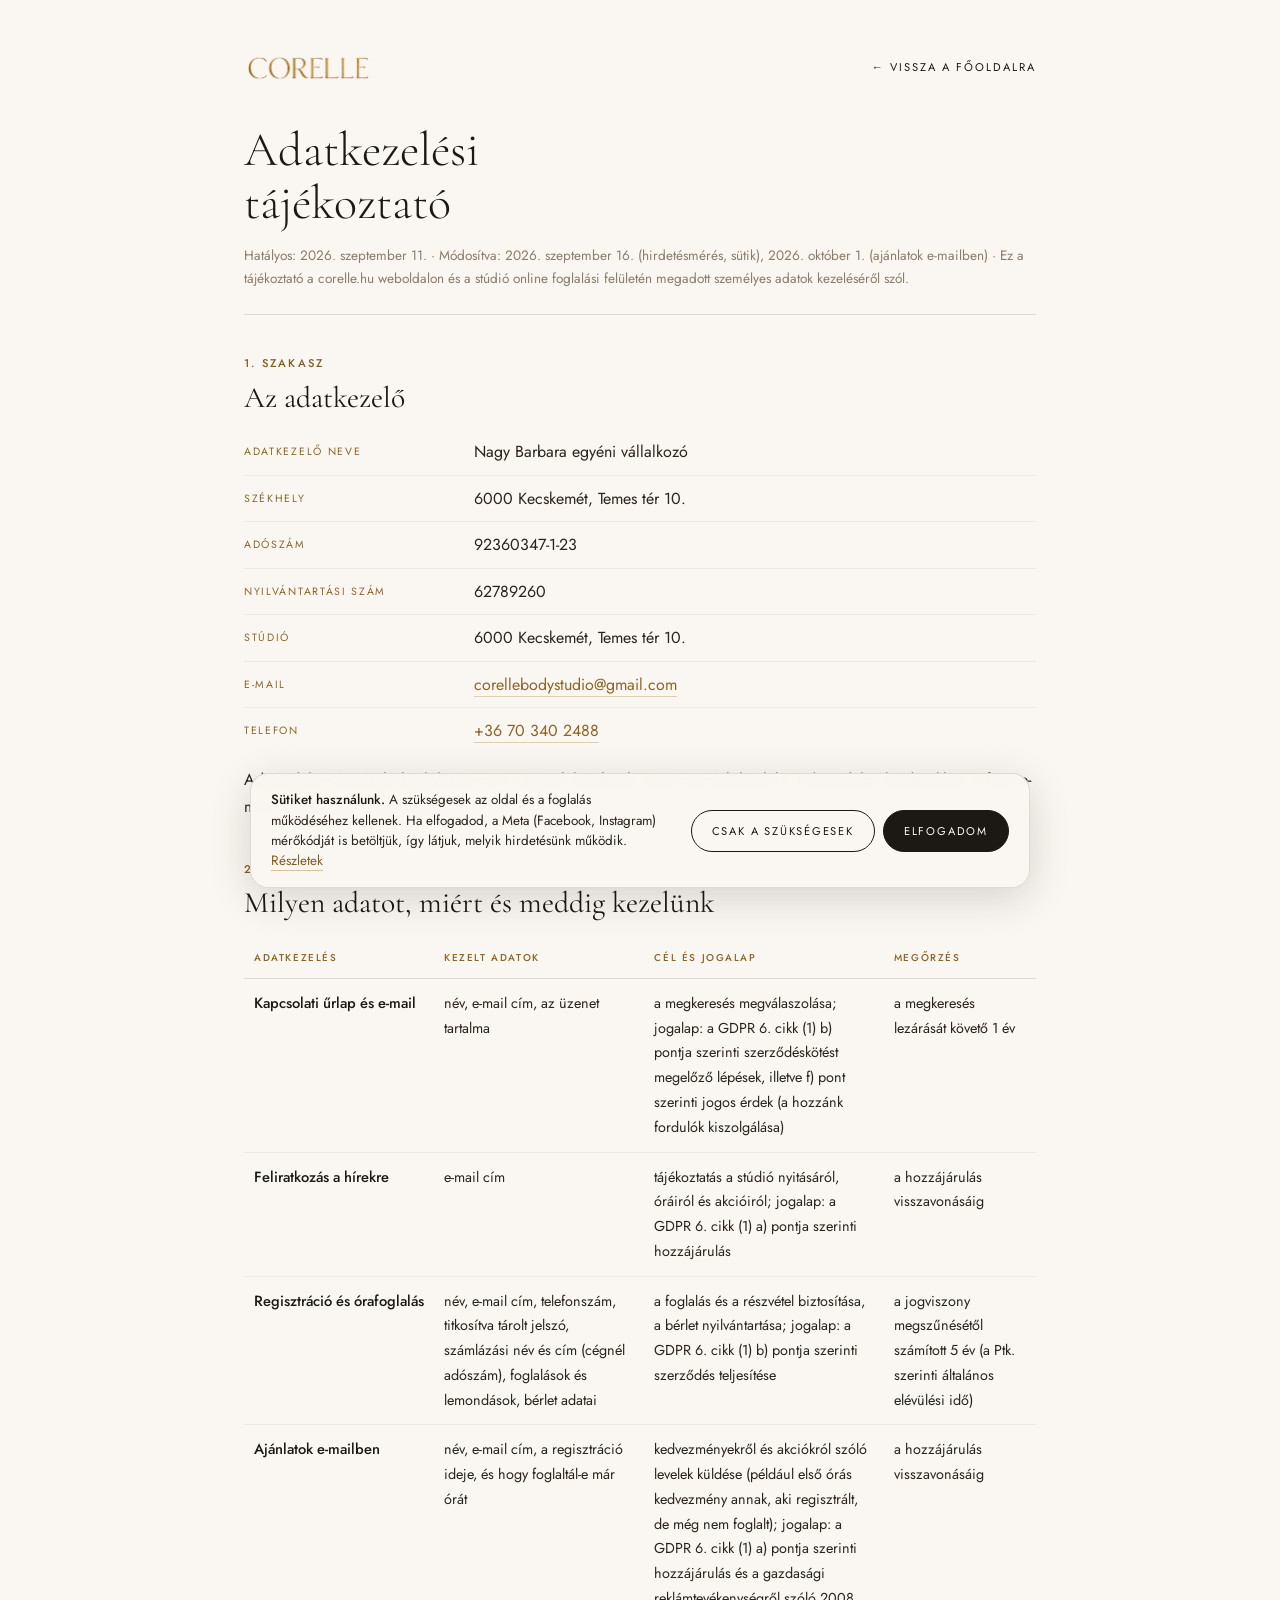
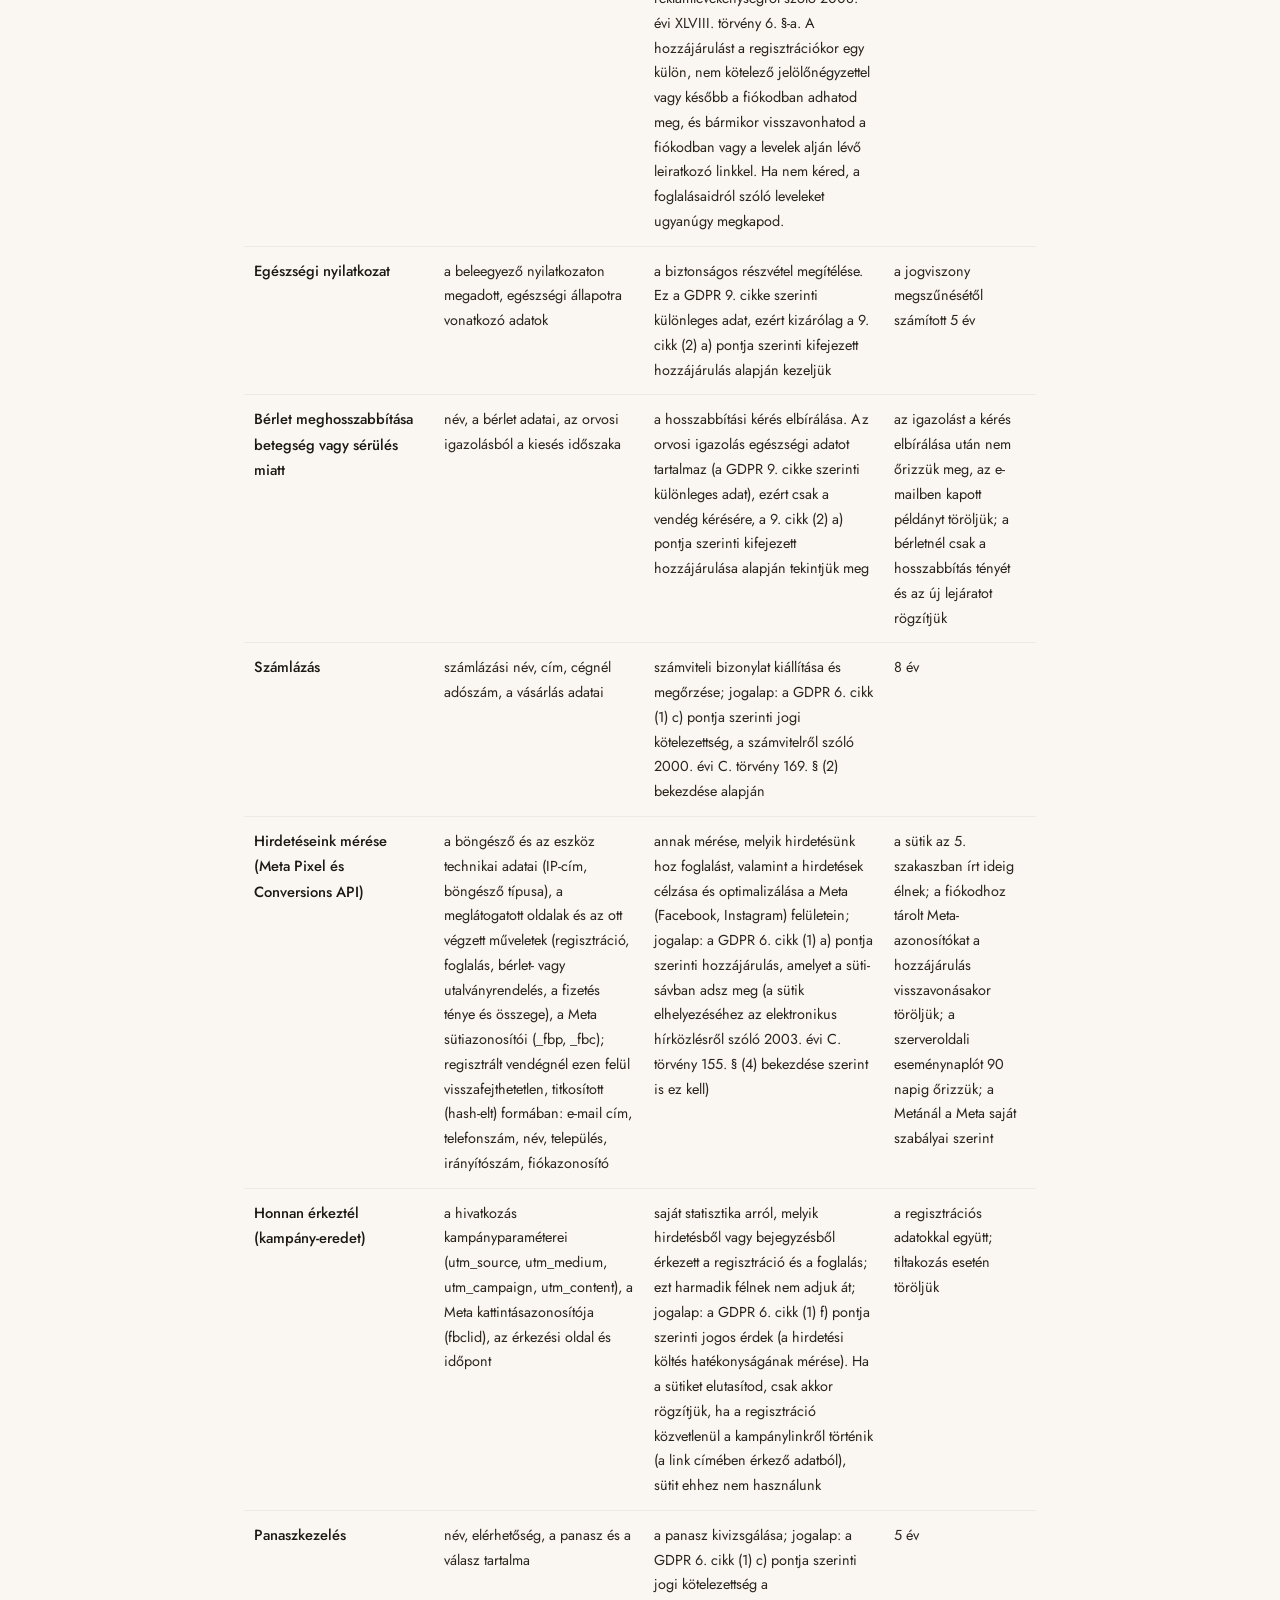
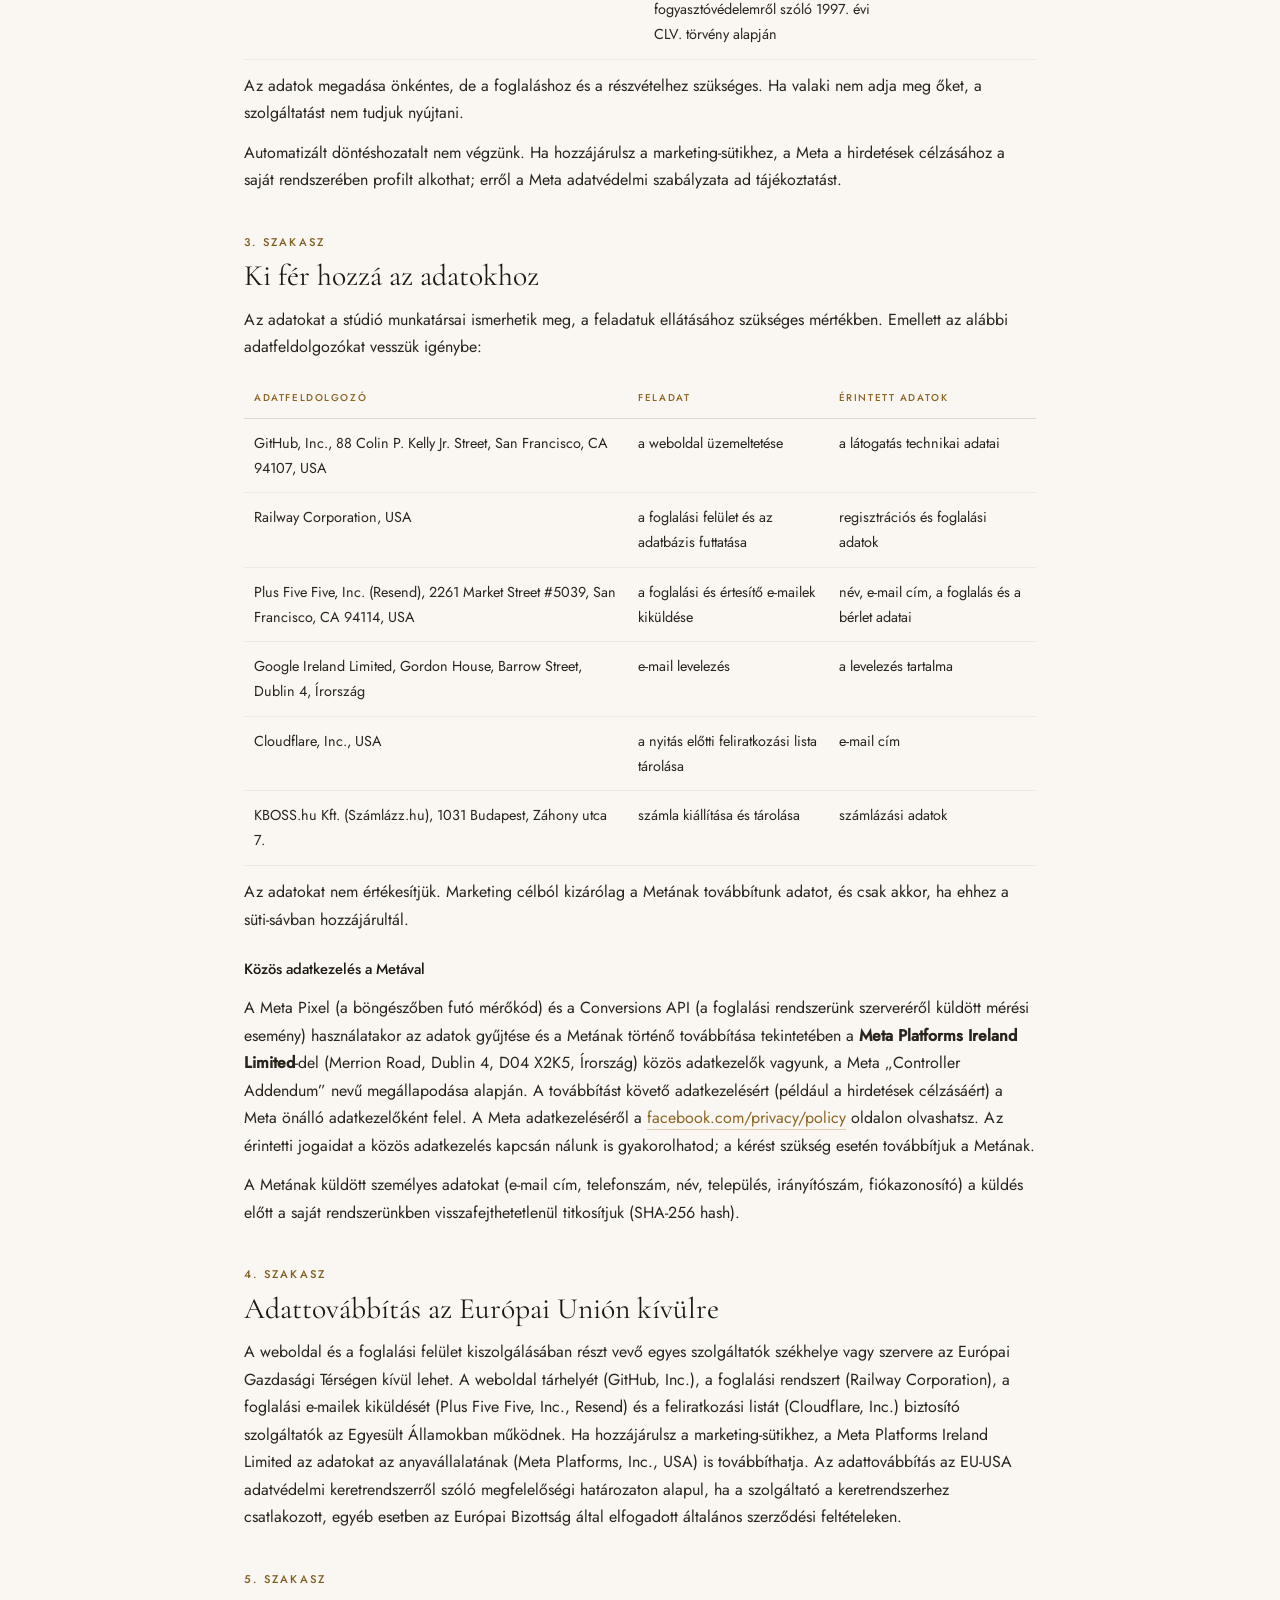
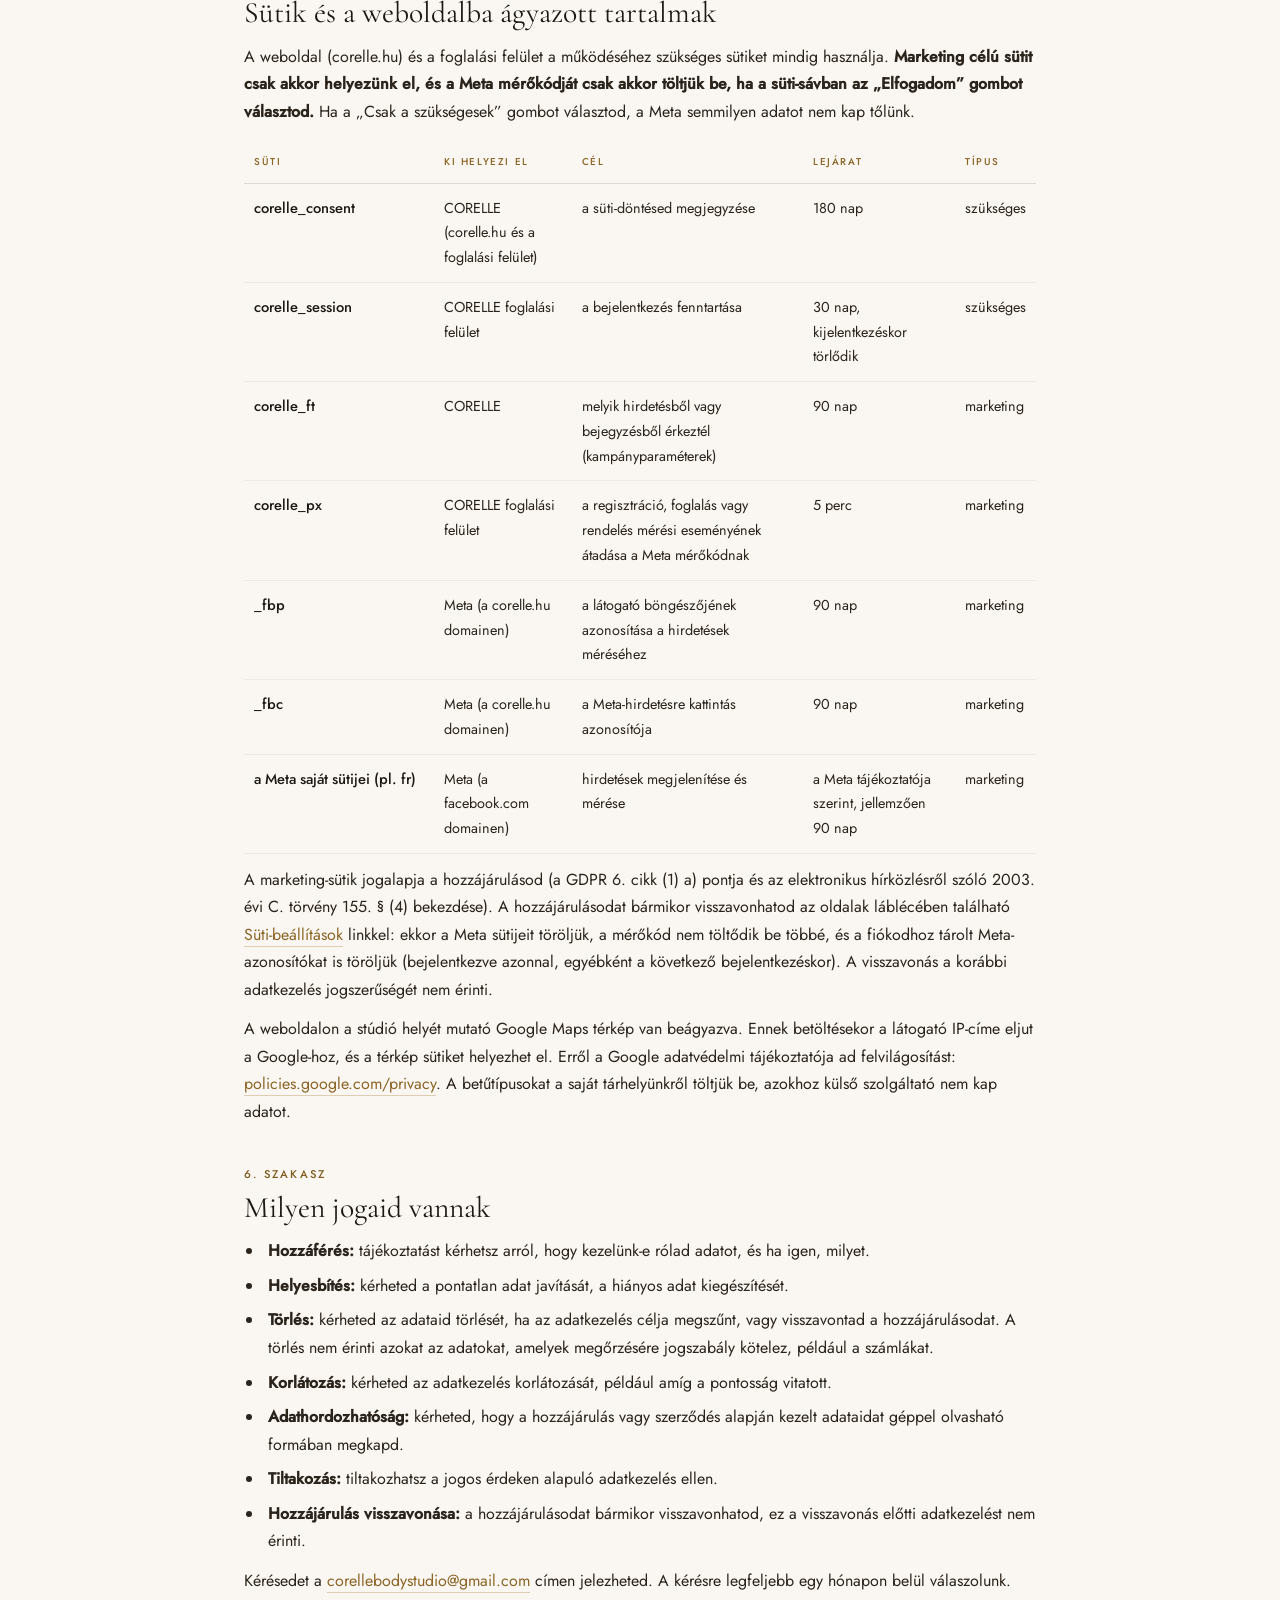
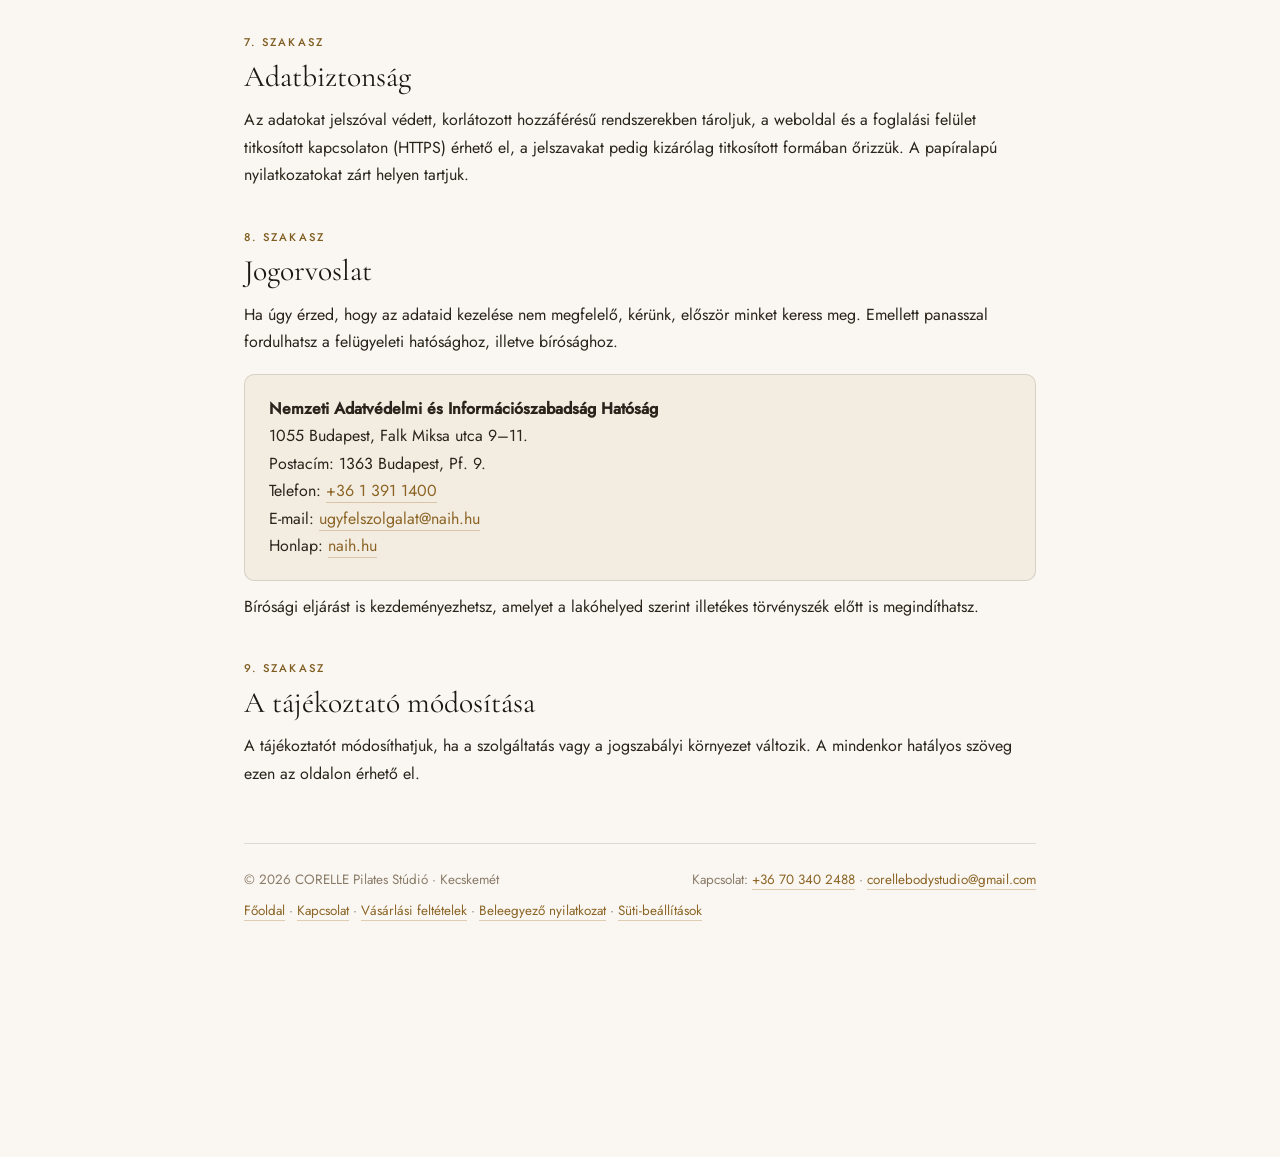
<file: adatkezeles.html>
<!DOCTYPE html>
<html lang="hu">
<head>
<meta charset="UTF-8" />
<meta name="viewport" content="width=device-width, initial-scale=1.0" />
<link rel="icon" href="favicon.ico" sizes="48x48" />
<link rel="icon" type="image/png" sizes="32x32" href="favicon-32.png" />
<link rel="apple-touch-icon" href="apple-touch-icon.png" />
<meta name="theme-color" content="#f3ece1" />
<title>Adatkezelési tájékoztató — CORELLE Pilates Stúdió</title>
<meta name="description" content="A CORELLE Pilates Stúdió adatkezelési tájékoztatója: milyen személyes adatot, miért, meddig kezelünk, és milyen jogaid vannak." />
<meta name="robots" content="noindex" />
<link rel="preload" as="font" type="font/woff2" href="fonts/cormorant-garamond-300-latin-ext.woff2" crossorigin />
<link rel="preload" as="font" type="font/woff2" href="fonts/jost-300-latin-ext.woff2" crossorigin />
<link rel="stylesheet" href="fonts.css" />
<style>
  :root{--paper:#faf7f2;--cream:#f3ece1;--sand:#e9dcc8;--ink:#1c1813;--text:#2a241c;--muted:#8a7c69;--gold:#a87d3c;--gold-ink:#7f5c20;--gold-deep:#8c6526;--line:rgba(28,24,19,.13);--line-soft:rgba(28,24,19,.06)}
  *{margin:0;padding:0;box-sizing:border-box}
  html{scroll-behavior:smooth}
  body{font-family:'Jost',sans-serif;background:var(--paper);color:var(--text);line-height:1.72;-webkit-font-smoothing:antialiased}
  a{color:var(--gold-deep);text-decoration:none;border-bottom:1px solid rgba(168,125,60,.35)}
  a:hover{color:var(--gold-deep)}
  img{display:block;max-width:100%}
  .wrap{max-width:840px;margin:0 auto;padding:52px 24px 96px}
  .top{display:flex;align-items:center;justify-content:space-between;gap:18px;margin-bottom:40px;flex-wrap:wrap}
  .top img{height:32px;width:auto}
  .back{font-size:.7rem;letter-spacing:.18em;text-transform:uppercase;color:var(--ink);border:none}
  .back:hover{color:var(--gold-deep)}
  h1{font-family:'Cormorant Garamond',serif;font-weight:300;font-size:clamp(2rem,5.4vw,3rem);color:var(--ink);line-height:1.1}
  .meta{color:var(--muted);font-size:.85rem;margin-top:14px;padding-bottom:24px;border-bottom:1px solid var(--line)}
  h2{font-family:'Cormorant Garamond',serif;font-weight:400;font-size:clamp(1.35rem,3.4vw,1.85rem);color:var(--ink);margin:42px 0 6px;line-height:1.2}
  h2 .no{color:var(--gold-ink);font-family:'Jost',sans-serif;font-size:.7rem;letter-spacing:.2em;text-transform:uppercase;display:block;margin-bottom:9px;font-weight:500}
  h3{font-family:'Jost',sans-serif;font-size:.92rem;font-weight:500;color:var(--ink);margin:24px 0 4px}
  p{margin-top:12px}
  ul,ol{margin:12px 0 0 20px}
  li{margin-top:7px;padding-left:4px}
  .card{background:var(--cream);border:1px solid var(--line);border-radius:10px;padding:20px 24px;margin-top:18px}
  .card>*:first-child{margin-top:0}
  .tw{overflow-x:auto;margin-top:16px}
  table{width:100%;min-width:600px;border-collapse:collapse;font-size:.9rem}
  th,td{text-align:left;padding:12px 10px;border-bottom:1px solid var(--line-soft);vertical-align:top}
  thead th{font-size:.62rem;letter-spacing:.16em;text-transform:uppercase;color:var(--gold-deep);font-weight:500;border-bottom:1px solid var(--line)}
  tbody th{font-weight:500;color:var(--ink);font-size:.92rem;width:24%}
  .dl{margin-top:14px}
  .dl .row{display:grid;grid-template-columns:210px 1fr;gap:8px 20px;padding:9px 0;border-bottom:1px solid var(--line-soft)}
  .dl .row:last-child{border-bottom:none}
  .dl .k{font-size:.66rem;letter-spacing:.16em;text-transform:uppercase;color:var(--gold-deep);padding-top:5px}
  @media(max-width:600px){.dl .row{grid-template-columns:1fr;gap:2px}.dl .k{padding-top:0}}
  .todo{display:inline-block;background:#fff1c4;border:1px dashed #c9a25d;border-radius:4px;padding:0 8px;color:#7a5710;font-size:.88em;font-weight:500}
  .draftbar{background:#fff1c4;border:1px solid #d9b878;border-radius:10px;padding:16px 20px;margin-bottom:32px;font-size:.9rem;color:#5f4712;line-height:1.6}
  .draftbar b{color:#4a370c}
  footer.docfoot{margin-top:56px;padding-top:24px;border-top:1px solid var(--line);font-size:.84rem;color:var(--muted);display:flex;gap:8px 22px;flex-wrap:wrap;justify-content:space-between}
</style>
<meta name="facebook-domain-verification" content="wl8he41l3wynyfkcq2845szjlecpip" />
<script src="meta.js" defer></script>
</head>
<body>
<div class="wrap">
  <div class="top">
    <a href="index.html" style="border:none"><img src="corelle-wordmark.png" alt="CORELLE Pilates Stúdió" /></a>
    <a class="back" href="index.html">← Vissza a főoldalra</a>
  </div>


  <h1>Adatkezelési<br />tájékoztató</h1>
  <p class="meta">Hatályos: 2026. szeptember 11. · Módosítva: 2026. szeptember 16. (hirdetésmérés, sütik), 2026. október 1. (ajánlatok e-mailben) · Ez a tájékoztató a corelle.hu weboldalon és a stúdió online foglalási felületén megadott személyes adatok kezeléséről szól.</p>

  <h2><span class="no">1. szakasz</span>Az adatkezelő</h2>
  <div class="dl">
    <div class="row"><div class="k">Adatkezelő neve</div><div class="v">Nagy Barbara egyéni vállalkozó</div></div>
    <div class="row"><div class="k">Székhely</div><div class="v">6000 Kecskemét, Temes tér 10.</div></div>
    <div class="row"><div class="k">Adószám</div><div class="v">92360347-1-23</div></div>
    <div class="row"><div class="k">Nyilvántartási szám</div><div class="v">62789260</div></div>
    <div class="row"><div class="k">Stúdió</div><div class="v">6000 Kecskemét, Temes tér 10.</div></div>
    <div class="row"><div class="k">E-mail</div><div class="v"><a href="mailto:corellebodystudio@gmail.com">corellebodystudio@gmail.com</a></div></div>
    <div class="row"><div class="k">Telefon</div><div class="v"><a href="tel:+36703402488">+36 70 340 2488</a></div></div>
  </div>
  <p>Adatvédelmi tisztviselő kijelölésére nem vagyunk kötelesek, ezért nem jelöltünk ki. Adatvédelmi kérdésekben a fenti e-mail címen lehet minket elérni.</p>

  <h2><span class="no">2. szakasz</span>Milyen adatot, miért és meddig kezelünk</h2>
  <div class="tw">
  <table>
    <thead><tr><th>Adatkezelés</th><th>Kezelt adatok</th><th>Cél és jogalap</th><th>Megőrzés</th></tr></thead>
    <tbody>
      <tr>
        <th>Kapcsolati űrlap és e-mail</th>
        <td>név, e-mail cím, az üzenet tartalma</td>
        <td>a megkeresés megválaszolása; jogalap: a GDPR 6. cikk (1) b) pontja szerinti szerződéskötést megelőző lépések, illetve f) pont szerinti jogos érdek (a hozzánk fordulók kiszolgálása)</td>
        <td>a megkeresés lezárását követő 1 év</td>
      </tr>
      <tr>
        <th>Feliratkozás a hírekre</th>
        <td>e-mail cím</td>
        <td>tájékoztatás a stúdió nyitásáról, óráiról és akcióiról; jogalap: a GDPR 6. cikk (1) a) pontja szerinti hozzájárulás</td>
        <td>a hozzájárulás visszavonásáig</td>
      </tr>
      <tr>
        <th>Regisztráció és órafoglalás</th>
        <td>név, e-mail cím, telefonszám, titkosítva tárolt jelszó, számlázási név és cím (cégnél adószám), foglalások és lemondások, bérlet adatai</td>
        <td>a foglalás és a részvétel biztosítása, a bérlet nyilvántartása; jogalap: a GDPR 6. cikk (1) b) pontja szerinti szerződés teljesítése</td>
        <td>a jogviszony megszűnésétől számított 5 év (a Ptk. szerinti általános elévülési idő)</td>
      </tr>
      <tr>
        <th>Ajánlatok e-mailben</th>
        <td>név, e-mail cím, a regisztráció ideje, és hogy foglaltál-e már órát</td>
        <td>kedvezményekről és akciókról szóló levelek küldése (például első órás kedvezmény annak, aki regisztrált, de még nem foglalt); jogalap: a GDPR 6. cikk (1) a) pontja szerinti hozzájárulás és a gazdasági reklámtevékenységről szóló 2008. évi XLVIII. törvény 6. §-a. A hozzájárulást a regisztrációkor egy külön, nem kötelező jelölőnégyzettel vagy később a fiókodban adhatod meg, és bármikor visszavonhatod a fiókodban vagy a levelek alján lévő leiratkozó linkkel. Ha nem kéred, a foglalásaidról szóló leveleket ugyanúgy megkapod.</td>
        <td>a hozzájárulás visszavonásáig</td>
      </tr>
      <tr>
        <th>Egészségi nyilatkozat</th>
        <td>a beleegyező nyilatkozaton megadott, egészségi állapotra vonatkozó adatok</td>
        <td>a biztonságos részvétel megítélése. Ez a GDPR 9. cikke szerinti különleges adat, ezért kizárólag a 9. cikk (2) a) pontja szerinti kifejezett hozzájárulás alapján kezeljük</td>
        <td>a jogviszony megszűnésétől számított 5 év</td>
      </tr>
      <tr>
        <th>Bérlet meghosszabbítása betegség vagy sérülés miatt</th>
        <td>név, a bérlet adatai, az orvosi igazolásból a kiesés időszaka</td>
        <td>a hosszabbítási kérés elbírálása. Az orvosi igazolás egészségi adatot tartalmaz (a GDPR 9. cikke szerinti különleges adat), ezért csak a vendég kérésére, a 9. cikk (2) a) pontja szerinti kifejezett hozzájárulása alapján tekintjük meg</td>
        <td>az igazolást a kérés elbírálása után nem őrizzük meg, az e-mailben kapott példányt töröljük; a bérletnél csak a hosszabbítás tényét és az új lejáratot rögzítjük</td>
      </tr>
      <tr>
        <th>Számlázás</th>
        <td>számlázási név, cím, cégnél adószám, a vásárlás adatai</td>
        <td>számviteli bizonylat kiállítása és megőrzése; jogalap: a GDPR 6. cikk (1) c) pontja szerinti jogi kötelezettség, a számvitelről szóló 2000. évi C. törvény 169. § (2) bekezdése alapján</td>
        <td>8 év</td>
      </tr>
      <tr>
        <th>Hirdetéseink mérése (Meta Pixel és Conversions API)</th>
        <td>a böngésző és az eszköz technikai adatai (IP-cím, böngésző típusa), a meglátogatott oldalak és az ott végzett műveletek (regisztráció, foglalás, bérlet- vagy utalványrendelés, a fizetés ténye és összege), a Meta sütiazonosítói (_fbp, _fbc); regisztrált vendégnél ezen felül visszafejthetetlen, titkosított (hash-elt) formában: e-mail cím, telefonszám, név, település, irányítószám, fiókazonosító</td>
        <td>annak mérése, melyik hirdetésünk hoz foglalást, valamint a hirdetések célzása és optimalizálása a Meta (Facebook, Instagram) felületein; jogalap: a GDPR 6. cikk (1) a) pontja szerinti hozzájárulás, amelyet a süti-sávban adsz meg (a sütik elhelyezéséhez az elektronikus hírközlésről szóló 2003. évi C. törvény 155. § (4) bekezdése szerint is ez kell)</td>
        <td>a sütik az 5. szakaszban írt ideig élnek; a fiókodhoz tárolt Meta-azonosítókat a hozzájárulás visszavonásakor töröljük; a szerveroldali eseménynaplót 90 napig őrizzük; a Metánál a Meta saját szabályai szerint</td>
      </tr>
      <tr>
        <th>Honnan érkeztél (kampány-eredet)</th>
        <td>a hivatkozás kampányparaméterei (utm_source, utm_medium, utm_campaign, utm_content), a Meta kattintásazonosítója (fbclid), az érkezési oldal és időpont</td>
        <td>saját statisztika arról, melyik hirdetésből vagy bejegyzésből érkezett a regisztráció és a foglalás; ezt harmadik félnek nem adjuk át; jogalap: a GDPR 6. cikk (1) f) pontja szerinti jogos érdek (a hirdetési költés hatékonyságának mérése). Ha a sütiket elutasítod, csak akkor rögzítjük, ha a regisztráció közvetlenül a kampánylinkről történik (a link címében érkező adatból), sütit ehhez nem használunk</td>
        <td>a regisztrációs adatokkal együtt; tiltakozás esetén töröljük</td>
      </tr>
      <tr>
        <th>Panaszkezelés</th>
        <td>név, elérhetőség, a panasz és a válasz tartalma</td>
        <td>a panasz kivizsgálása; jogalap: a GDPR 6. cikk (1) c) pontja szerinti jogi kötelezettség a fogyasztóvédelemről szóló 1997. évi CLV. törvény alapján</td>
        <td>5 év</td>
      </tr>
    </tbody>
  </table>
  </div>
  <p>Az adatok megadása önkéntes, de a foglaláshoz és a részvételhez szükséges. Ha valaki nem adja meg őket, a szolgáltatást nem tudjuk nyújtani.</p>
  <p>Automatizált döntéshozatalt nem végzünk. Ha hozzájárulsz a marketing-sütikhez, a Meta a hirdetések célzásához a saját rendszerében profilt alkothat; erről a Meta adatvédelmi szabályzata ad tájékoztatást.</p>

  <h2><span class="no">3. szakasz</span>Ki fér hozzá az adatokhoz</h2>
  <p>Az adatokat a stúdió munkatársai ismerhetik meg, a feladatuk ellátásához szükséges mértékben. Emellett az alábbi adatfeldolgozókat vesszük igénybe:</p>
  <div class="tw">
  <table>
    <thead><tr><th>Adatfeldolgozó</th><th>Feladat</th><th>Érintett adatok</th></tr></thead>
    <tbody>
      <tr><td>GitHub, Inc., 88 Colin P. Kelly Jr. Street, San Francisco, CA 94107, USA</td><td>a weboldal üzemeltetése</td><td>a látogatás technikai adatai</td></tr>
      <tr><td>Railway Corporation, USA</td><td>a foglalási felület és az adatbázis futtatása</td><td>regisztrációs és foglalási adatok</td></tr>
      <tr><td>Plus Five Five, Inc. (Resend), 2261 Market Street #5039, San Francisco, CA 94114, USA</td><td>a foglalási és értesítő e-mailek kiküldése</td><td>név, e-mail cím, a foglalás és a bérlet adatai</td></tr>
      <tr><td>Google Ireland Limited, Gordon House, Barrow Street, Dublin 4, Írország</td><td>e-mail levelezés</td><td>a levelezés tartalma</td></tr>
      <tr><td>Cloudflare, Inc., USA</td><td>a nyitás előtti feliratkozási lista tárolása</td><td>e-mail cím</td></tr>
      <tr><td>KBOSS.hu Kft. (Számlázz.hu), 1031 Budapest, Záhony utca 7.</td><td>számla kiállítása és tárolása</td><td>számlázási adatok</td></tr>
    </tbody>
  </table>
  </div>
  <p>Az adatokat nem értékesítjük. Marketing célból kizárólag a Metának továbbítunk adatot, és csak akkor, ha ehhez a süti-sávban hozzájárultál.</p>

  <h3>Közös adatkezelés a Metával</h3>
  <p>A Meta Pixel (a böngészőben futó mérőkód) és a Conversions API (a foglalási rendszerünk szerveréről küldött mérési esemény) használatakor az adatok gyűjtése és a Metának történő továbbítása tekintetében a <b>Meta Platforms Ireland Limited</b>-del (Merrion Road, Dublin 4, D04 X2K5, Írország) közös adatkezelők vagyunk, a Meta „Controller Addendum” nevű megállapodása alapján. A továbbítást követő adatkezelésért (például a hirdetések célzásáért) a Meta önálló adatkezelőként felel. A Meta adatkezeléséről a <a href="https://www.facebook.com/privacy/policy" target="_blank" rel="noopener">facebook.com/privacy/policy</a> oldalon olvashatsz. Az érintetti jogaidat a közös adatkezelés kapcsán nálunk is gyakorolhatod; a kérést szükség esetén továbbítjuk a Metának.</p>
  <p>A Metának küldött személyes adatokat (e-mail cím, telefonszám, név, település, irányítószám, fiókazonosító) a küldés előtt a saját rendszerünkben visszafejthetetlenül titkosítjuk (SHA-256 hash).</p>

  <h2><span class="no">4. szakasz</span>Adattovábbítás az Európai Unión kívülre</h2>
  <p>A weboldal és a foglalási felület kiszolgálásában részt vevő egyes szolgáltatók székhelye vagy szervere az Európai Gazdasági Térségen kívül lehet. A weboldal tárhelyét (GitHub, Inc.), a foglalási rendszert (Railway Corporation), a foglalási e-mailek kiküldését (Plus Five Five, Inc., Resend) és a feliratkozási listát (Cloudflare, Inc.) biztosító szolgáltatók az Egyesült Államokban működnek. Ha hozzájárulsz a marketing-sütikhez, a Meta Platforms Ireland Limited az adatokat az anyavállalatának (Meta Platforms, Inc., USA) is továbbíthatja. Az adattovábbítás az EU-USA adatvédelmi keretrendszerről szóló megfelelőségi határozaton alapul, ha a szolgáltató a keretrendszerhez csatlakozott, egyéb esetben az Európai Bizottság által elfogadott általános szerződési feltételeken.</p>

  <h2 id="sutik"><span class="no">5. szakasz</span>Sütik és a weboldalba ágyazott tartalmak</h2>
  <p>A weboldal (corelle.hu) és a foglalási felület a működéséhez szükséges sütiket mindig használja. <b>Marketing célú sütit csak akkor helyezünk el, és a Meta mérőkódját csak akkor töltjük be, ha a süti-sávban az „Elfogadom” gombot választod.</b> Ha a „Csak a szükségesek” gombot választod, a Meta semmilyen adatot nem kap tőlünk.</p>
  <div class="tw">
  <table>
    <thead><tr><th>Süti</th><th>Ki helyezi el</th><th>Cél</th><th>Lejárat</th><th>Típus</th></tr></thead>
    <tbody>
      <tr><th>corelle_consent</th><td>CORELLE (corelle.hu és a foglalási felület)</td><td>a süti-döntésed megjegyzése</td><td>180 nap</td><td>szükséges</td></tr>
      <tr><th>corelle_session</th><td>CORELLE foglalási felület</td><td>a bejelentkezés fenntartása</td><td>30 nap, kijelentkezéskor törlődik</td><td>szükséges</td></tr>
      <tr><th>corelle_ft</th><td>CORELLE</td><td>melyik hirdetésből vagy bejegyzésből érkeztél (kampányparaméterek)</td><td>90 nap</td><td>marketing</td></tr>
      <tr><th>corelle_px</th><td>CORELLE foglalási felület</td><td>a regisztráció, foglalás vagy rendelés mérési eseményének átadása a Meta mérőkódnak</td><td>5 perc</td><td>marketing</td></tr>
      <tr><th>_fbp</th><td>Meta (a corelle.hu domainen)</td><td>a látogató böngészőjének azonosítása a hirdetések méréséhez</td><td>90 nap</td><td>marketing</td></tr>
      <tr><th>_fbc</th><td>Meta (a corelle.hu domainen)</td><td>a Meta-hirdetésre kattintás azonosítója</td><td>90 nap</td><td>marketing</td></tr>
      <tr><th>a Meta saját sütijei (pl. fr)</th><td>Meta (a facebook.com domainen)</td><td>hirdetések megjelenítése és mérése</td><td>a Meta tájékoztatója szerint, jellemzően 90 nap</td><td>marketing</td></tr>
    </tbody>
  </table>
  </div>
  <p>A marketing-sütik jogalapja a hozzájárulásod (a GDPR 6. cikk (1) a) pontja és az elektronikus hírközlésről szóló 2003. évi C. törvény 155. § (4) bekezdése). A hozzájárulásodat bármikor visszavonhatod az oldalak láblécében található <a href="#" data-cookie-settings>Süti-beállítások</a> linkkel: ekkor a Meta sütijeit töröljük, a mérőkód nem töltődik be többé, és a fiókodhoz tárolt Meta-azonosítókat is töröljük (bejelentkezve azonnal, egyébként a következő bejelentkezéskor). A visszavonás a korábbi adatkezelés jogszerűségét nem érinti.</p>
  <p>A weboldalon a stúdió helyét mutató Google Maps térkép van beágyazva. Ennek betöltésekor a látogató IP-címe eljut a Google-hoz, és a térkép sütiket helyezhet el. Erről a Google adatvédelmi tájékoztatója ad felvilágosítást: <a href="https://policies.google.com/privacy" target="_blank" rel="noopener">policies.google.com/privacy</a>. A betűtípusokat a saját tárhelyünkről töltjük be, azokhoz külső szolgáltató nem kap adatot.</p>

  <h2><span class="no">6. szakasz</span>Milyen jogaid vannak</h2>
  <ul>
    <li><b>Hozzáférés:</b> tájékoztatást kérhetsz arról, hogy kezelünk-e rólad adatot, és ha igen, milyet.</li>
    <li><b>Helyesbítés:</b> kérheted a pontatlan adat javítását, a hiányos adat kiegészítését.</li>
    <li><b>Törlés:</b> kérheted az adataid törlését, ha az adatkezelés célja megszűnt, vagy visszavontad a hozzájárulásodat. A törlés nem érinti azokat az adatokat, amelyek megőrzésére jogszabály kötelez, például a számlákat.</li>
    <li><b>Korlátozás:</b> kérheted az adatkezelés korlátozását, például amíg a pontosság vitatott.</li>
    <li><b>Adathordozhatóság:</b> kérheted, hogy a hozzájárulás vagy szerződés alapján kezelt adataidat géppel olvasható formában megkapd.</li>
    <li><b>Tiltakozás:</b> tiltakozhatsz a jogos érdeken alapuló adatkezelés ellen.</li>
    <li><b>Hozzájárulás visszavonása:</b> a hozzájárulásodat bármikor visszavonhatod, ez a visszavonás előtti adatkezelést nem érinti.</li>
  </ul>
  <p>Kérésedet a <a href="mailto:corellebodystudio@gmail.com">corellebodystudio@gmail.com</a> címen jelezheted. A kérésre legfeljebb egy hónapon belül válaszolunk.</p>

  <h2><span class="no">7. szakasz</span>Adatbiztonság</h2>
  <p>Az adatokat jelszóval védett, korlátozott hozzáférésű rendszerekben tároljuk, a weboldal és a foglalási felület titkosított kapcsolaton (HTTPS) érhető el, a jelszavakat pedig kizárólag titkosított formában őrizzük. A papíralapú nyilatkozatokat zárt helyen tartjuk.</p>

  <h2><span class="no">8. szakasz</span>Jogorvoslat</h2>
  <p>Ha úgy érzed, hogy az adataid kezelése nem megfelelő, kérünk, először minket keress meg. Emellett panasszal fordulhatsz a felügyeleti hatósághoz, illetve bírósághoz.</p>
  <div class="card">
    <p><b>Nemzeti Adatvédelmi és Információszabadság Hatóság</b><br />
    1055 Budapest, Falk Miksa utca 9&ndash;11.<br />
    Postacím: 1363 Budapest, Pf. 9.<br />
    Telefon: <a href="tel:+3613911400">+36 1 391 1400</a><br />
    E-mail: <a href="mailto:ugyfelszolgalat@naih.hu">ugyfelszolgalat@naih.hu</a><br />
    Honlap: <a href="https://naih.hu" target="_blank" rel="noopener">naih.hu</a></p>
  </div>
  <p>Bírósági eljárást is kezdeményezhetsz, amelyet a lakóhelyed szerint illetékes törvényszék előtt is megindíthatsz.</p>

  <h2><span class="no">9. szakasz</span>A tájékoztató módosítása</h2>
  <p>A tájékoztatót módosíthatjuk, ha a szolgáltatás vagy a jogszabályi környezet változik. A mindenkor hatályos szöveg ezen az oldalon érhető el.</p>

  <footer class="docfoot">
    <span>&copy; 2026 CORELLE Pilates Stúdió &middot; Kecskemét</span>
    <span>Kapcsolat: <a href="tel:+36703402488">+36 70 340 2488</a> &middot; <a href="mailto:corellebodystudio@gmail.com">corellebodystudio@gmail.com</a></span>
    <span><a href="index.html">Főoldal</a> &middot; <a href="index.html#contact">Kapcsolat</a> &middot; <a href="feltetelek.html">Vásárlási feltételek</a> &middot; <a href="beleegyezo-nyilatkozat.html">Beleegyező nyilatkozat</a> &middot; <a href="#" data-cookie-settings>Süti-beállítások</a></span>
  </footer>
</div>
</body>
</html>
</file>
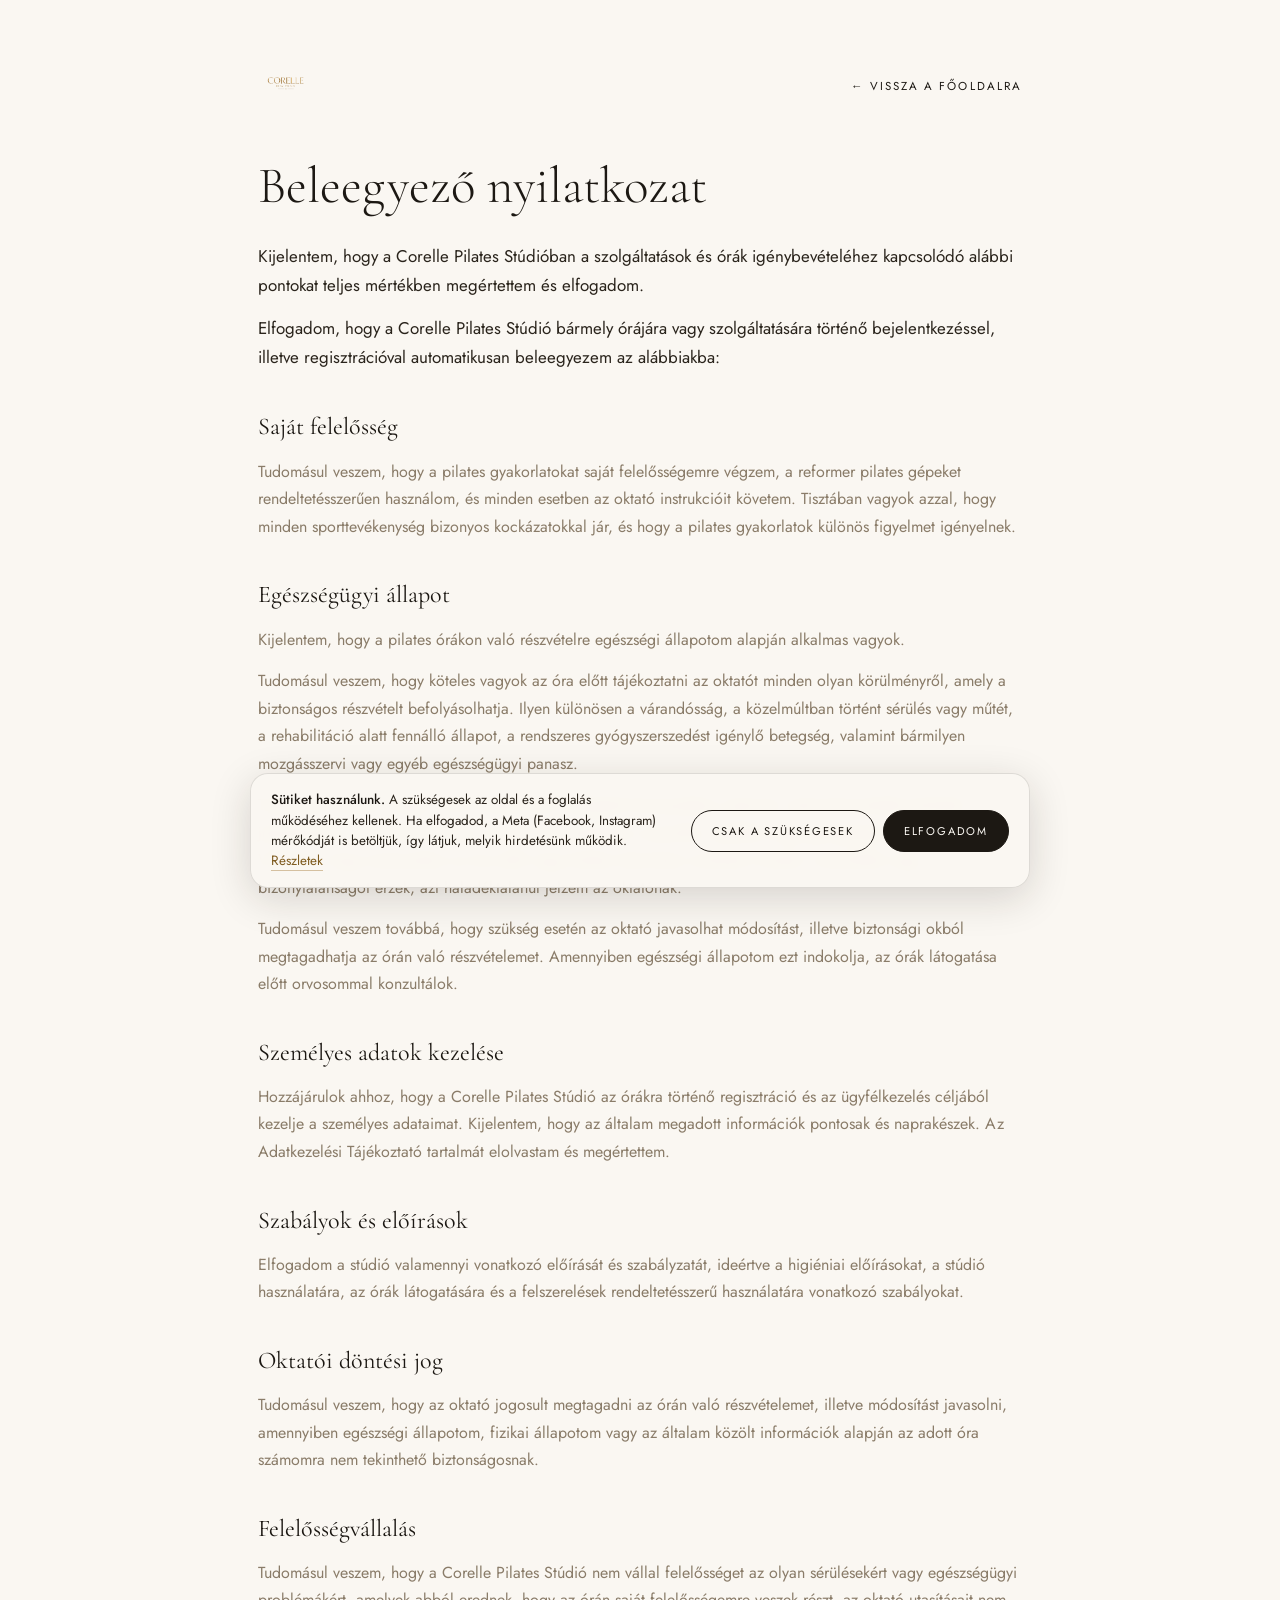
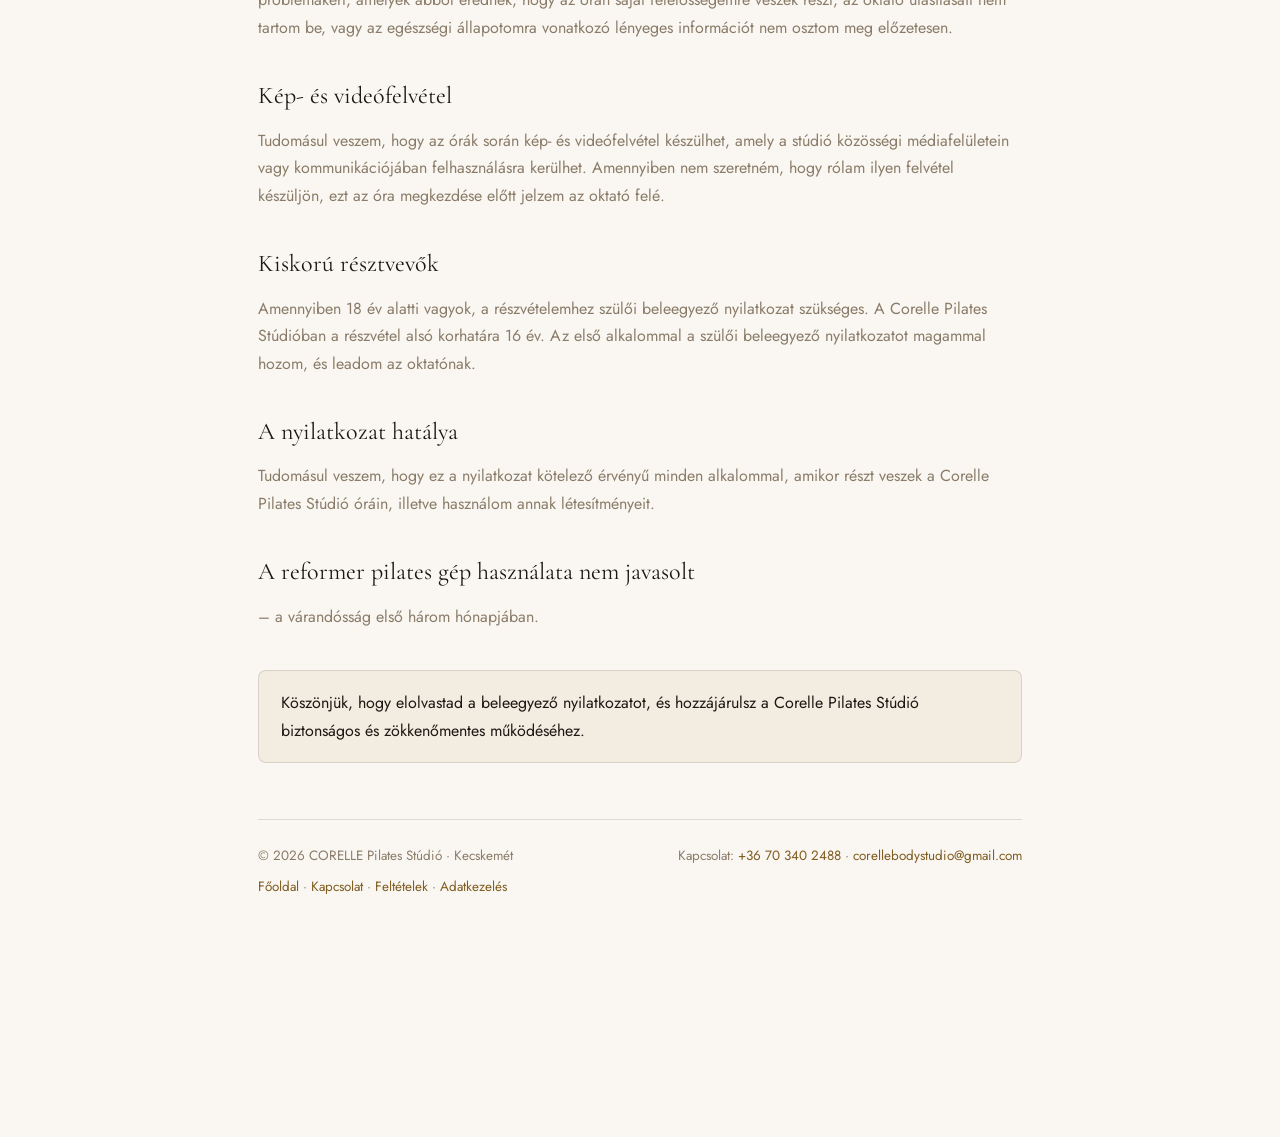
<file: beleegyezo-nyilatkozat.html>
<!DOCTYPE html>
<html lang="hu">
<head>
<meta charset="UTF-8" />
<meta name="viewport" content="width=device-width, initial-scale=1.0" />
<link rel="icon" href="favicon.ico" sizes="48x48" />
<link rel="icon" type="image/png" sizes="32x32" href="favicon-32.png" />
<link rel="apple-touch-icon" href="apple-touch-icon.png" />
<meta name="theme-color" content="#f3ece1" />
<title>Beleegyező nyilatkozat — CORELLE Pilates Stúdió</title>
<meta name="description" content="CORELLE Pilates Stúdió — beleegyező nyilatkozat." />
<link rel="preload" as="font" type="font/woff2" href="fonts/cormorant-garamond-300-latin-ext.woff2" crossorigin />
<link rel="preload" as="font" type="font/woff2" href="fonts/jost-300-latin-ext.woff2" crossorigin />
<link rel="stylesheet" href="fonts.css" />
<style>
  :root{--paper:#faf7f2;--cream:#f3ece1;--ink:#1c1813;--text:#2a241c;--muted:#8a7c69;--gold:#a87d3c;--gold-ink:#7f5c20;--line:rgba(28,24,19,.13)}
  *{margin:0;padding:0;box-sizing:border-box}
  body{font-family:'Jost',sans-serif;background:var(--paper);color:var(--text);line-height:1.72;-webkit-font-smoothing:antialiased}
  a{color:var(--gold-ink);text-decoration:none}
  .wrap{max-width:820px;margin:0 auto;padding:64px 28px 100px}
  .top{display:flex;align-items:center;justify-content:space-between;margin-bottom:48px}
  .top img{height:38px}
  .back{font-size:.72rem;letter-spacing:.18em;text-transform:uppercase;color:var(--ink)}
  .back:hover{color:var(--gold-deep)}
  h1{font-family:'Cormorant Garamond',serif;font-weight:300;font-size:clamp(2.2rem,5vw,3.2rem);color:var(--ink);line-height:1.08;margin-bottom:28px}
  h2{font-family:'Cormorant Garamond',serif;font-weight:400;font-size:1.5rem;color:var(--ink);margin:34px 0 10px}
  p{color:var(--muted);margin-bottom:14px}
  .lead{color:var(--text);font-size:1.06rem}
  .note{margin-top:40px;padding:18px 22px;background:var(--cream);border:1px solid var(--line);border-radius:8px;color:var(--ink)}

  footer.docfoot{margin-top:56px;padding-top:24px;border-top:1px solid var(--line);font-size:.84rem;color:var(--muted);display:flex;gap:8px 22px;flex-wrap:wrap;justify-content:space-between}
</style>
<script src="meta.js" defer></script>
</head>
<body>
  <div class="wrap">
    <div class="top">
      <a href="index.html"><img src="corelle-logo.png" alt="CORELLE Pilates Stúdió" /></a>
      <a class="back" href="index.html">← Vissza a főoldalra</a>
    </div>

    <h1>Beleegyező nyilatkozat</h1>

    <p class="lead">Kijelentem, hogy a Corelle Pilates Stúdióban a szolgáltatások és órák igénybevételéhez kapcsolódó alábbi pontokat teljes mértékben megértettem és elfogadom.</p>
    <p class="lead">Elfogadom, hogy a Corelle Pilates Stúdió bármely órájára vagy szolgáltatására történő bejelentkezéssel, illetve regisztrációval automatikusan beleegyezem az alábbiakba:</p>

    <h2>Saját felelősség</h2>
    <p>Tudomásul veszem, hogy a pilates gyakorlatokat saját felelősségemre végzem, a reformer pilates gépeket rendeltetésszerűen használom, és minden esetben az oktató instrukcióit követem. Tisztában vagyok azzal, hogy minden sporttevékenység bizonyos kockázatokkal jár, és hogy a pilates gyakorlatok különös figyelmet igényelnek.</p>

    <h2>Egészségügyi állapot</h2>
    <p>Kijelentem, hogy a pilates órákon való részvételre egészségi állapotom alapján alkalmas vagyok.</p>
    <p>Tudomásul veszem, hogy köteles vagyok az óra előtt tájékoztatni az oktatót minden olyan körülményről, amely a biztonságos részvételt befolyásolhatja. Ilyen különösen a várandósság, a közelmúltban történt sérülés vagy műtét, a rehabilitáció alatt fennálló állapot, a rendszeres gyógyszerszedést igénylő betegség, valamint bármilyen mozgásszervi vagy egyéb egészségügyi panasz.</p>
    <p>Tudomásul veszem, hogy a HOT Pilates órák melegített környezetben zajlanak, ezért fokozottabb terhelést jelenthetnek a szervezet számára, és bizonyos esetekben rosszullét, szédülés vagy gyengeség is előfordulhat. Vállalom, hogy amennyiben az óra előtt vagy közben bármilyen szokatlan tünetet, rosszullétet vagy bizonytalanságot érzek, azt haladéktalanul jelzem az oktatónak.</p>
    <p>Tudomásul veszem továbbá, hogy szükség esetén az oktató javasolhat módosítást, illetve biztonsági okból megtagadhatja az órán való részvételemet. Amennyiben egészségi állapotom ezt indokolja, az órák látogatása előtt orvosommal konzultálok.</p>

    <h2>Személyes adatok kezelése</h2>
    <p>Hozzájárulok ahhoz, hogy a Corelle Pilates Stúdió az órákra történő regisztráció és az ügyfélkezelés céljából kezelje a személyes adataimat. Kijelentem, hogy az általam megadott információk pontosak és naprakészek. Az Adatkezelési Tájékoztató tartalmát elolvastam és megértettem.</p>

    <h2>Szabályok és előírások</h2>
    <p>Elfogadom a stúdió valamennyi vonatkozó előírását és szabályzatát, ideértve a higiéniai előírásokat, a stúdió használatára, az órák látogatására és a felszerelések rendeltetésszerű használatára vonatkozó szabályokat.</p>

    <h2>Oktatói döntési jog</h2>
    <p>Tudomásul veszem, hogy az oktató jogosult megtagadni az órán való részvételemet, illetve módosítást javasolni, amennyiben egészségi állapotom, fizikai állapotom vagy az általam közölt információk alapján az adott óra számomra nem tekinthető biztonságosnak.</p>

    <h2>Felelősségvállalás</h2>
    <p>Tudomásul veszem, hogy a Corelle Pilates Stúdió nem vállal felelősséget az olyan sérülésekért vagy egészségügyi problémákért, amelyek abból erednek, hogy az órán saját felelősségemre veszek részt, az oktató utasításait nem tartom be, vagy az egészségi állapotomra vonatkozó lényeges információt nem osztom meg előzetesen.</p>

    <h2>Kép- és videófelvétel</h2>
    <p>Tudomásul veszem, hogy az órák során kép- és videófelvétel készülhet, amely a stúdió közösségi médiafelületein vagy kommunikációjában felhasználásra kerülhet. Amennyiben nem szeretném, hogy rólam ilyen felvétel készüljön, ezt az óra megkezdése előtt jelzem az oktató felé.</p>

    <h2>Kiskorú résztvevők</h2>
    <p>Amennyiben 18 év alatti vagyok, a részvételemhez szülői beleegyező nyilatkozat szükséges. A Corelle Pilates Stúdióban a részvétel alsó korhatára 16 év. Az első alkalommal a szülői beleegyező nyilatkozatot magammal hozom, és leadom az oktatónak.</p>

    <h2>A nyilatkozat hatálya</h2>
    <p>Tudomásul veszem, hogy ez a nyilatkozat kötelező érvényű minden alkalommal, amikor részt veszek a Corelle Pilates Stúdió óráin, illetve használom annak létesítményeit.</p>

    <h2>A reformer pilates gép használata nem javasolt</h2>
    <p>– a várandósság első három hónapjában.</p>

    <div class="note">Köszönjük, hogy elolvastad a beleegyező nyilatkozatot, és hozzájárulsz a Corelle Pilates Stúdió biztonságos és zökkenőmentes működéséhez.</div>
  <footer class="docfoot">
    <span>&copy; 2026 CORELLE Pilates Stúdió &middot; Kecskemét</span>
    <span>Kapcsolat: <a href="tel:+36703402488">+36 70 340 2488</a> &middot; <a href="mailto:corellebodystudio@gmail.com">corellebodystudio@gmail.com</a></span>
    <span><a href="index.html">Főoldal</a> &middot; <a href="index.html#contact">Kapcsolat</a> &middot; <a href="feltetelek.html">Feltételek</a> &middot; <a href="adatkezeles.html">Adatkezelés</a></span>
  </footer>
</div>
</body>
</html>
</file>
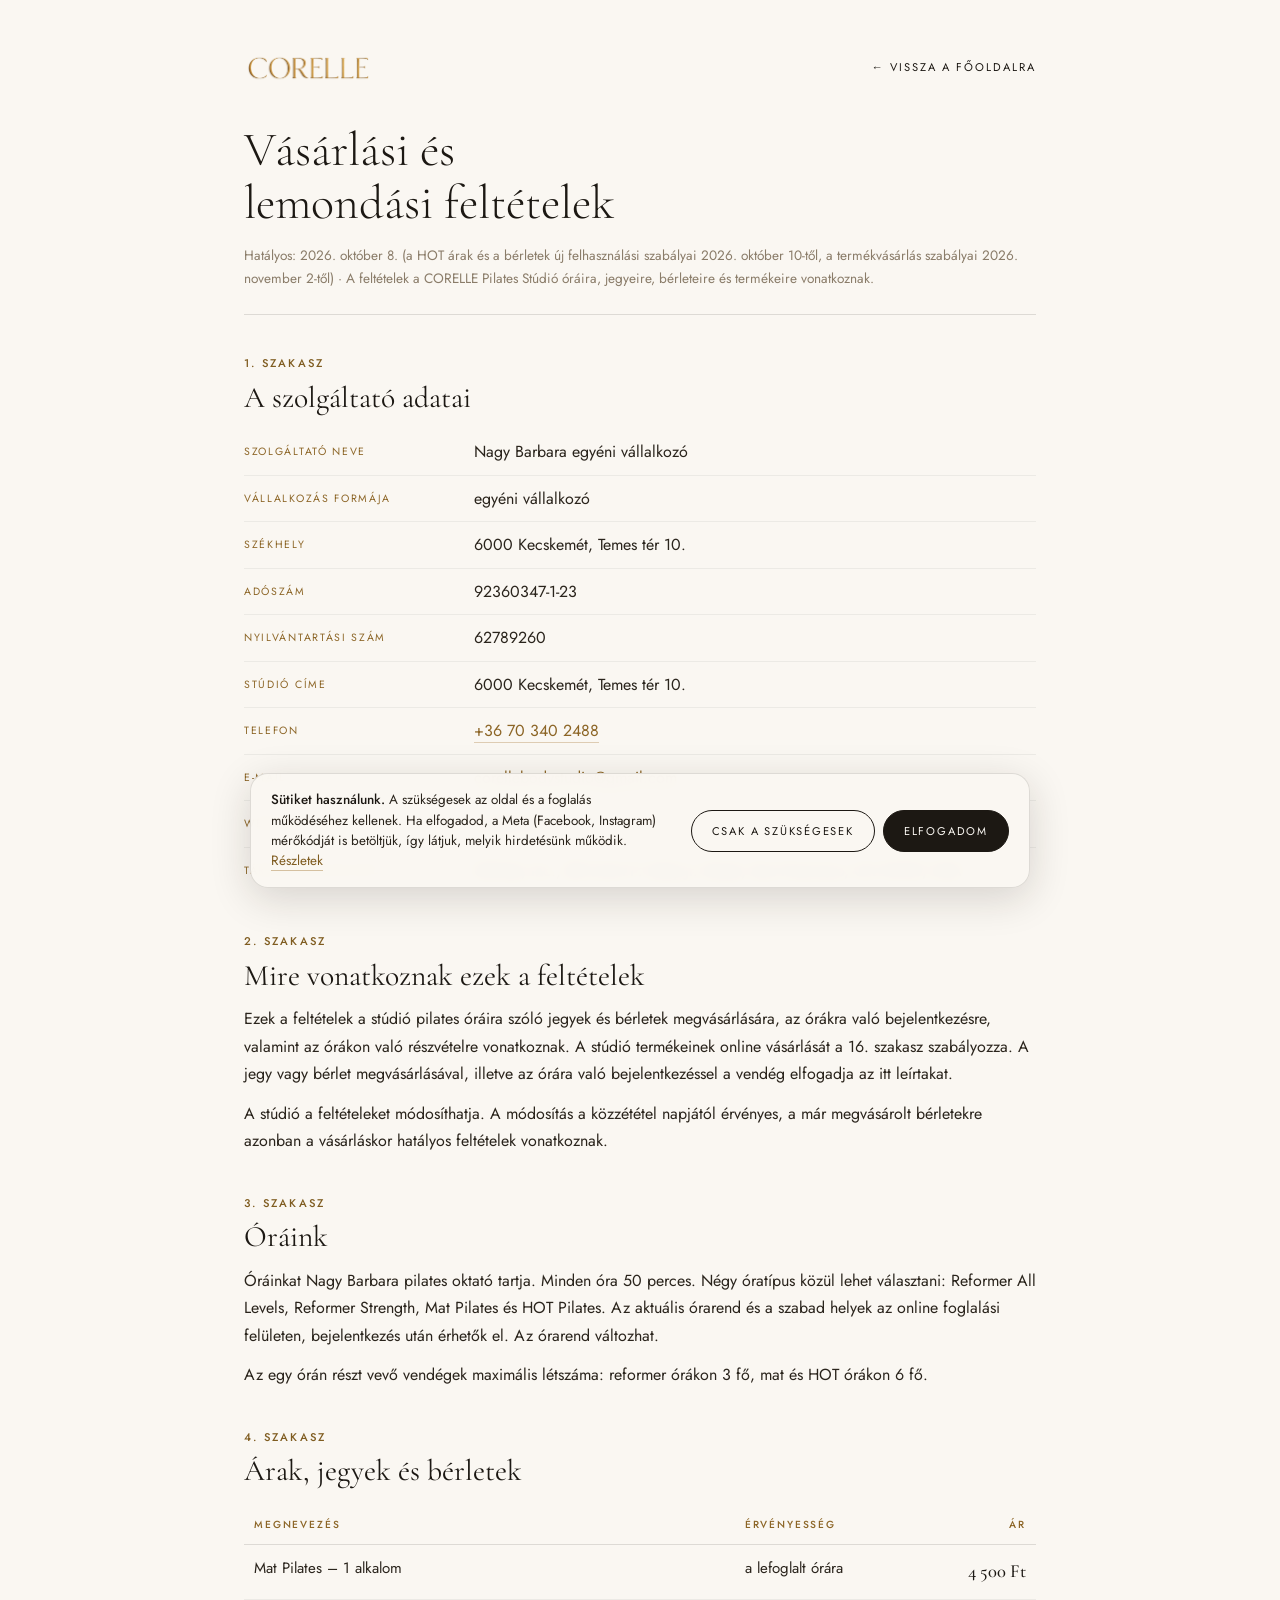
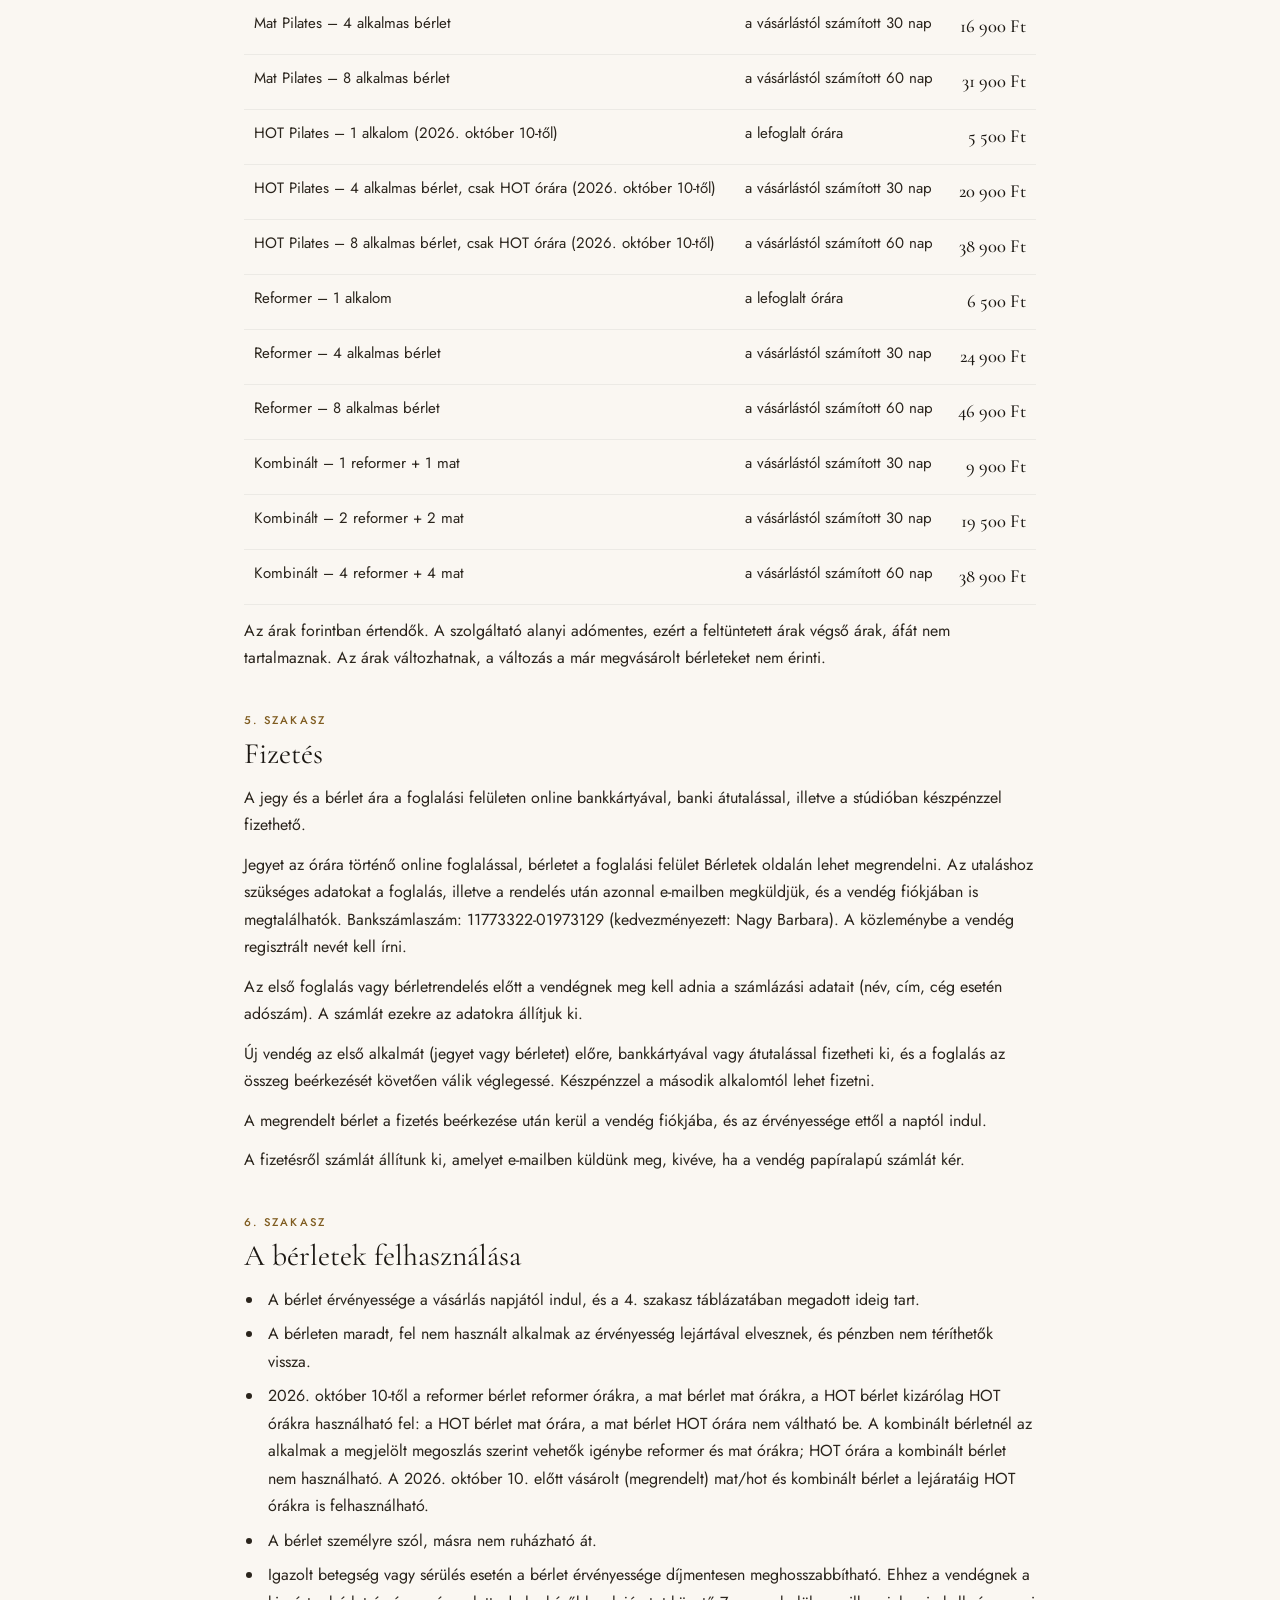
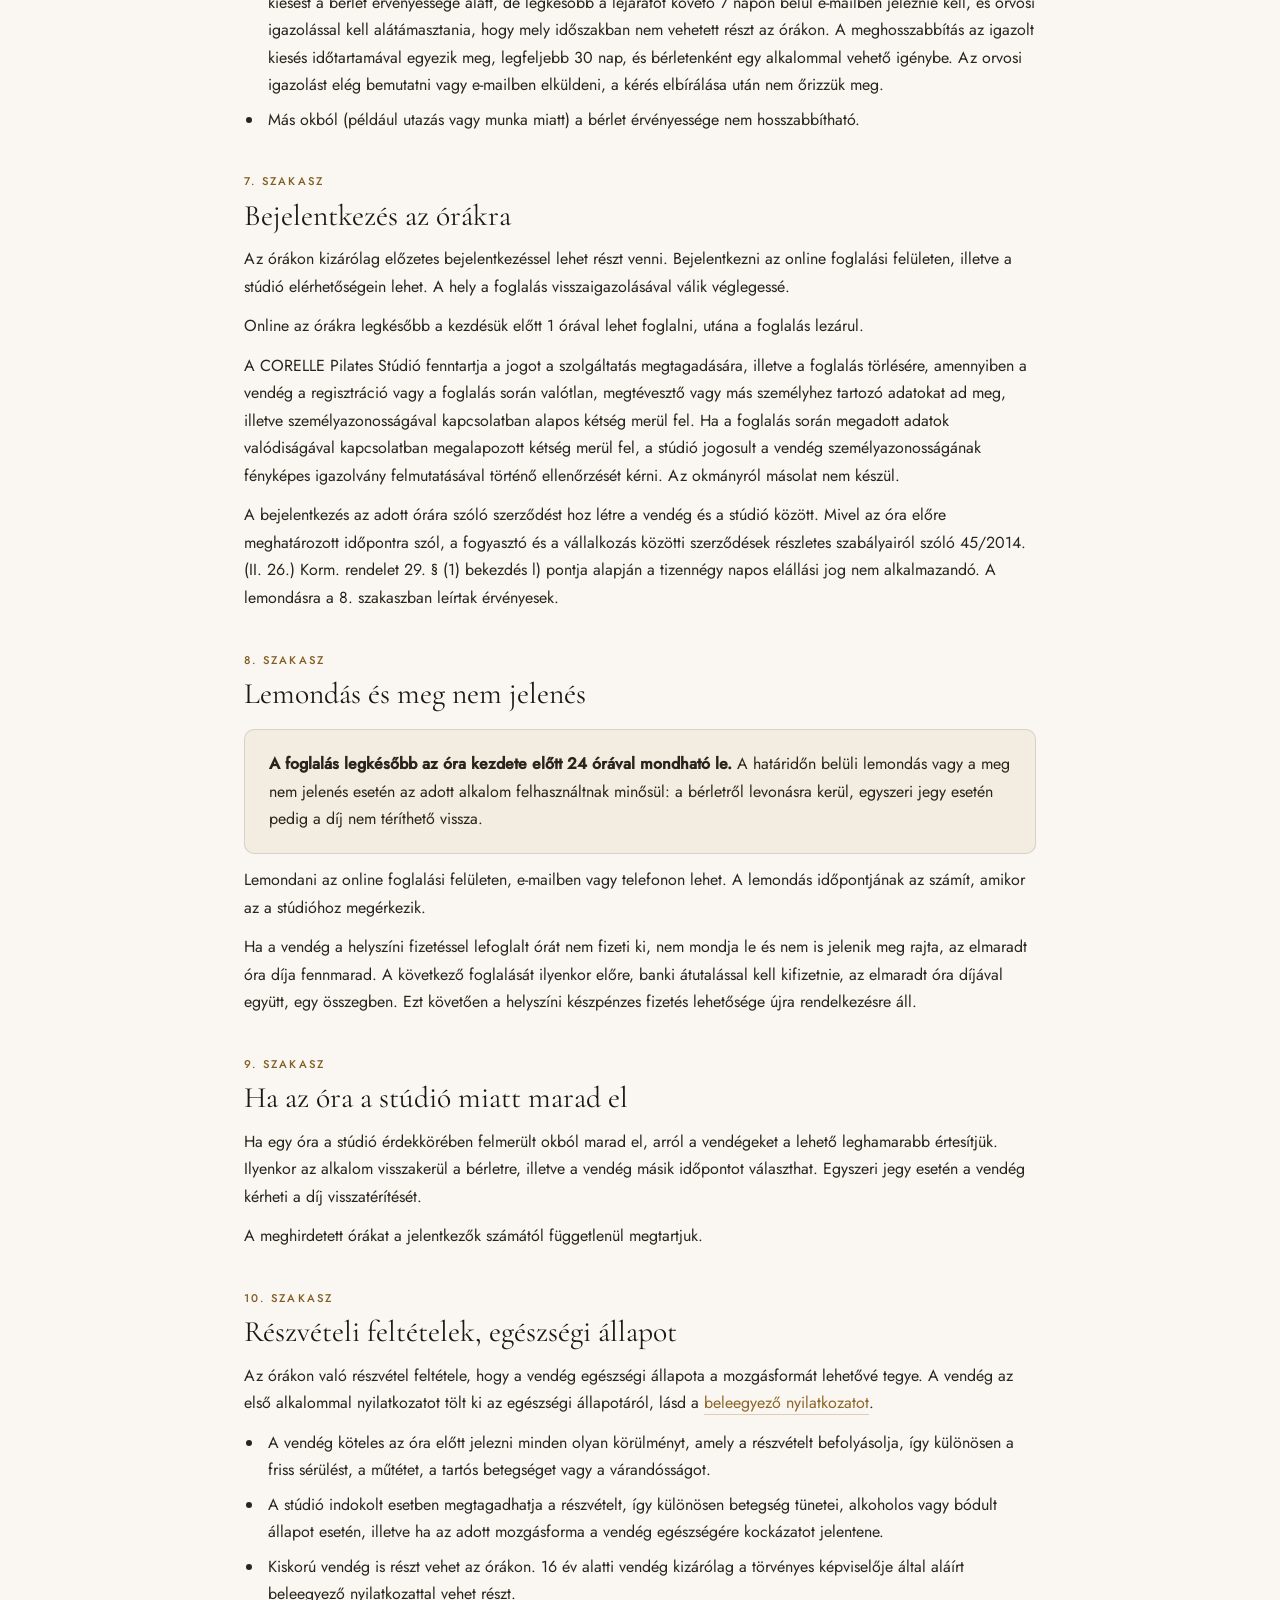
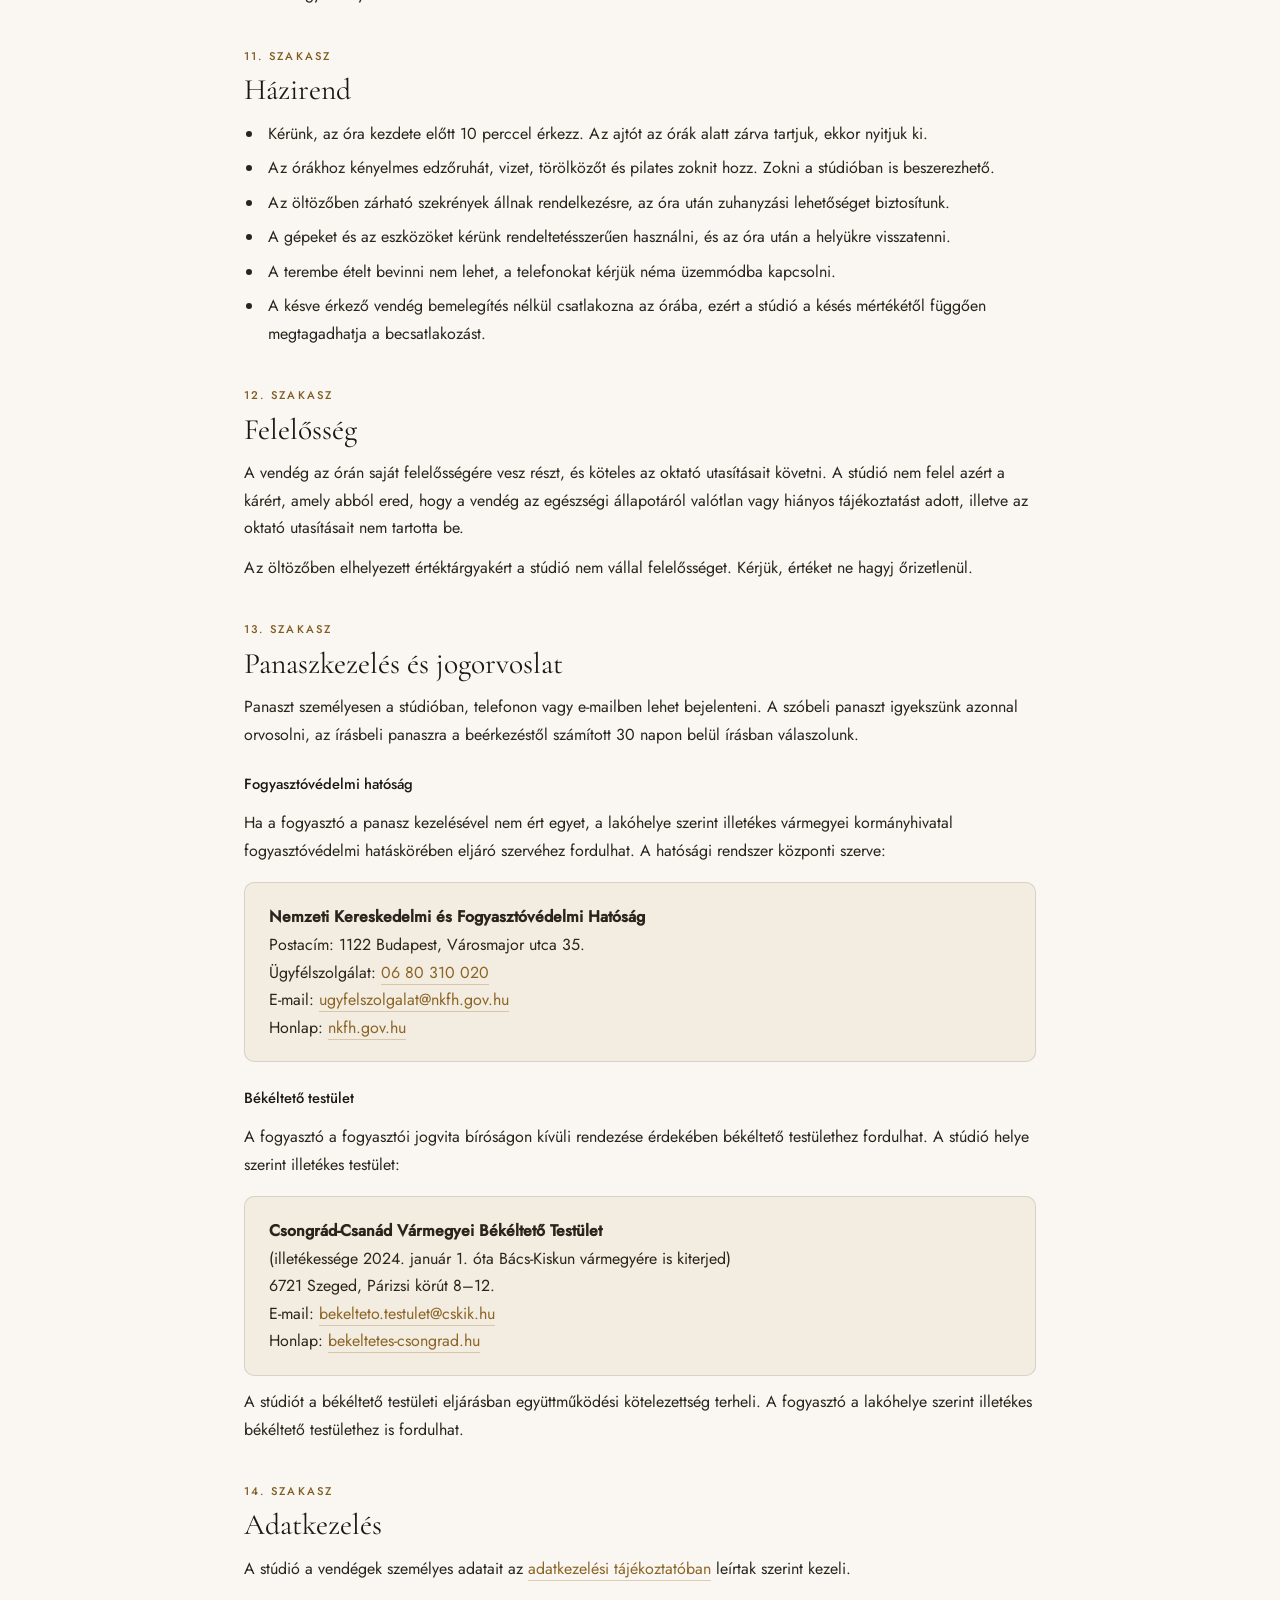
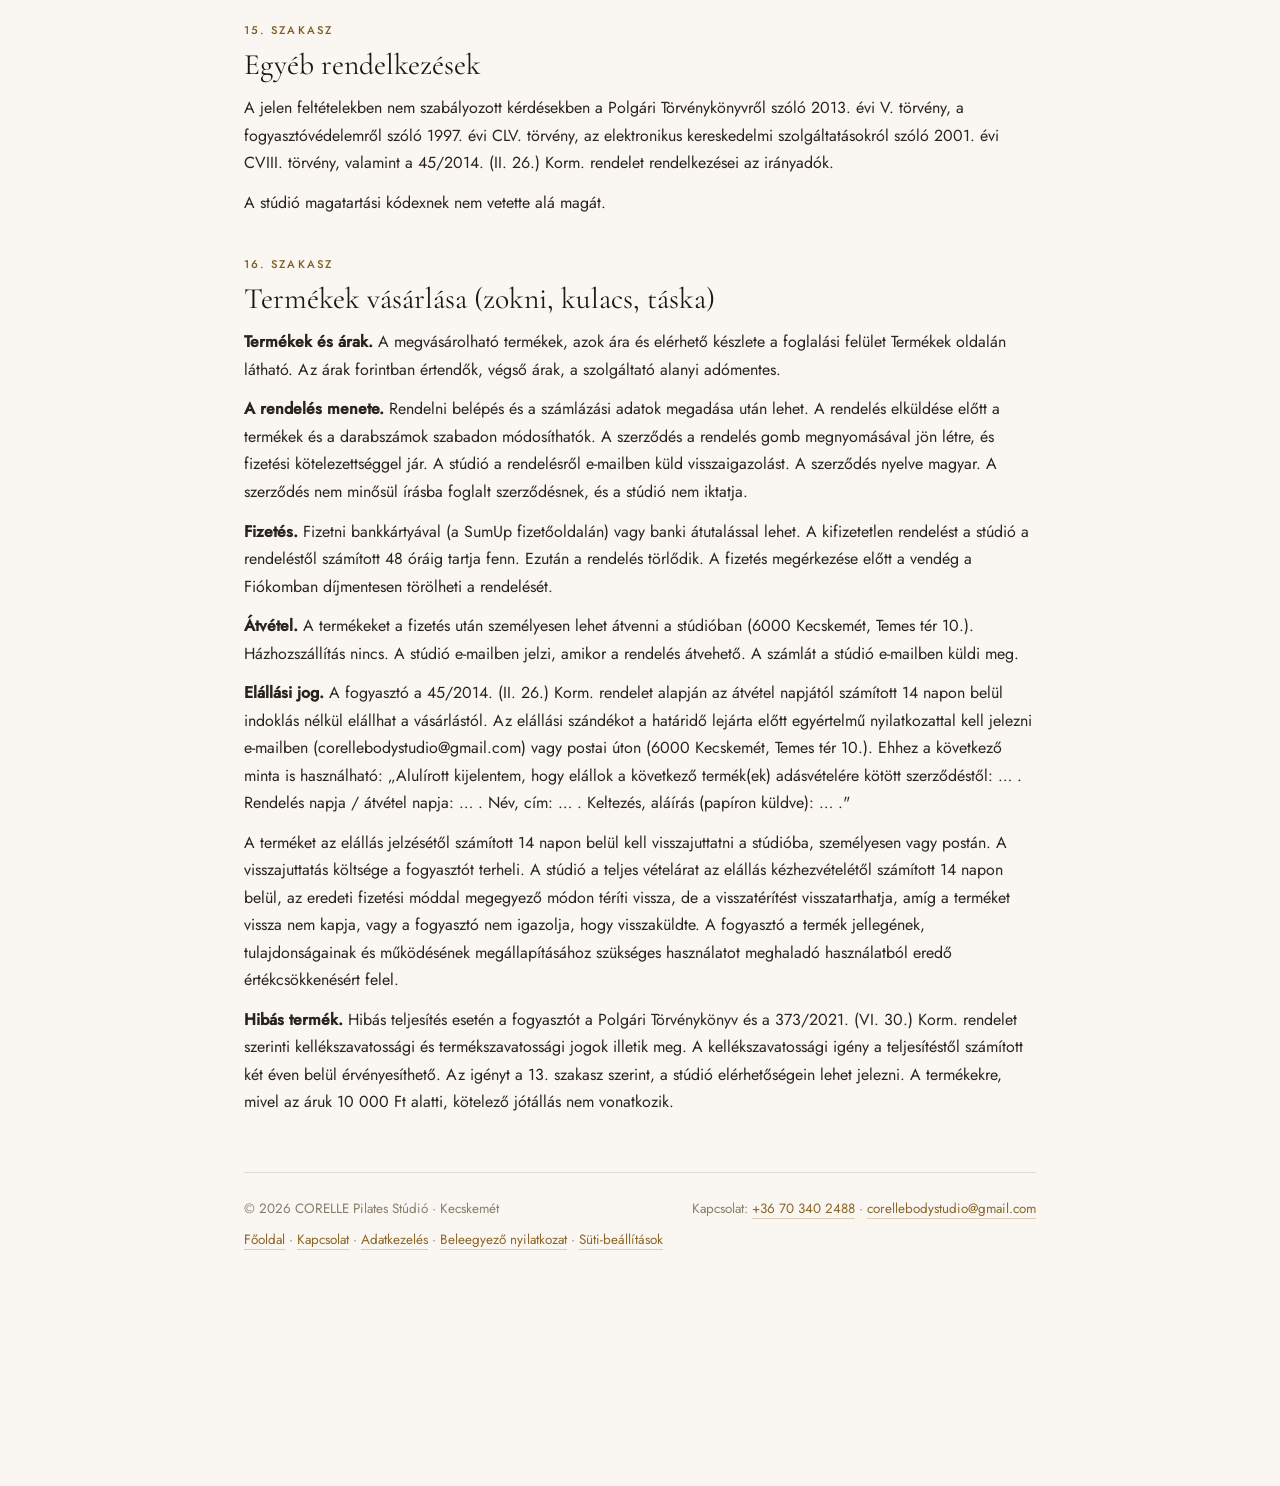
<file: feltetelek.html>
<!DOCTYPE html>
<html lang="hu">
<head>
<meta charset="UTF-8" />
<meta name="viewport" content="width=device-width, initial-scale=1.0" />
<link rel="icon" href="favicon.ico" sizes="48x48" />
<link rel="icon" type="image/png" sizes="32x32" href="favicon-32.png" />
<link rel="apple-touch-icon" href="apple-touch-icon.png" />
<meta name="theme-color" content="#f3ece1" />
<title>Vásárlási és lemondási feltételek — CORELLE Pilates Stúdió</title>
<meta name="description" content="A CORELLE Pilates Stúdió jegyeire, bérleteire, órafoglalására és lemondási rendjére vonatkozó feltételek." />
<meta name="robots" content="noindex" />
<link rel="preload" as="font" type="font/woff2" href="fonts/cormorant-garamond-300-latin-ext.woff2" crossorigin />
<link rel="preload" as="font" type="font/woff2" href="fonts/jost-300-latin-ext.woff2" crossorigin />
<link rel="stylesheet" href="fonts.css" />
<style>
  :root{--paper:#faf7f2;--cream:#f3ece1;--sand:#e9dcc8;--ink:#1c1813;--text:#2a241c;--muted:#8a7c69;--gold:#a87d3c;--gold-ink:#7f5c20;--gold-deep:#8c6526;--line:rgba(28,24,19,.13);--line-soft:rgba(28,24,19,.06)}
  *{margin:0;padding:0;box-sizing:border-box}
  html{scroll-behavior:smooth}
  body{font-family:'Jost',sans-serif;background:var(--paper);color:var(--text);line-height:1.72;-webkit-font-smoothing:antialiased}
  a{color:var(--gold-deep);text-decoration:none;border-bottom:1px solid rgba(168,125,60,.35)}
  a:hover{color:var(--gold-deep)}
  img{display:block;max-width:100%}
  .wrap{max-width:840px;margin:0 auto;padding:52px 24px 96px}
  .top{display:flex;align-items:center;justify-content:space-between;gap:18px;margin-bottom:40px;flex-wrap:wrap}
  .top img{height:32px;width:auto}
  .back{font-size:.7rem;letter-spacing:.18em;text-transform:uppercase;color:var(--ink);border:none}
  .back:hover{color:var(--gold-deep)}
  h1{font-family:'Cormorant Garamond',serif;font-weight:300;font-size:clamp(2rem,5.4vw,3rem);color:var(--ink);line-height:1.1}
  .meta{color:var(--muted);font-size:.85rem;margin-top:14px;padding-bottom:24px;border-bottom:1px solid var(--line)}
  h2{font-family:'Cormorant Garamond',serif;font-weight:400;font-size:clamp(1.35rem,3.4vw,1.85rem);color:var(--ink);margin:42px 0 6px;line-height:1.2}
  h2 .no{color:var(--gold-ink);font-family:'Jost',sans-serif;font-size:.7rem;letter-spacing:.2em;text-transform:uppercase;display:block;margin-bottom:9px;font-weight:500}
  h3{font-family:'Jost',sans-serif;font-size:.92rem;font-weight:500;color:var(--ink);margin:24px 0 4px}
  p{margin-top:12px}
  ul,ol{margin:12px 0 0 20px}
  li{margin-top:7px;padding-left:4px}
  .card{background:var(--cream);border:1px solid var(--line);border-radius:10px;padding:20px 24px;margin-top:18px}
  .card>*:first-child{margin-top:0}
  .tw{overflow-x:auto;margin-top:16px}
  table{width:100%;min-width:420px;border-collapse:collapse;font-size:.94rem}
  th,td{text-align:left;padding:11px 10px;border-bottom:1px solid var(--line-soft);vertical-align:top}
  thead th{font-size:.64rem;letter-spacing:.18em;text-transform:uppercase;color:var(--gold-deep);font-weight:500;border-bottom:1px solid var(--line)}
  td.num{text-align:right;white-space:nowrap;font-family:'Cormorant Garamond',serif;font-size:1.16rem;font-weight:500;color:var(--ink)}
  .dl{margin-top:14px}
  .dl .row{display:grid;grid-template-columns:210px 1fr;gap:8px 20px;padding:9px 0;border-bottom:1px solid var(--line-soft)}
  .dl .row:last-child{border-bottom:none}
  .dl .k{font-size:.66rem;letter-spacing:.16em;text-transform:uppercase;color:var(--gold-deep);padding-top:5px}
  @media(max-width:600px){.dl .row{grid-template-columns:1fr;gap:2px}.dl .k{padding-top:0}}
  .todo{display:inline-block;background:#fff1c4;border:1px dashed #c9a25d;border-radius:4px;padding:0 8px;color:#7a5710;font-size:.88em;font-weight:500}
  .draftbar{background:#fff1c4;border:1px solid #d9b878;border-radius:10px;padding:16px 20px;margin-bottom:32px;font-size:.9rem;color:#5f4712;line-height:1.6}
  .draftbar b{color:#4a370c}
  footer.docfoot{margin-top:56px;padding-top:24px;border-top:1px solid var(--line);font-size:.84rem;color:var(--muted);display:flex;gap:8px 22px;flex-wrap:wrap;justify-content:space-between}
</style>
<meta name="facebook-domain-verification" content="wl8he41l3wynyfkcq2845szjlecpip" />
<script src="meta.js" defer></script>
</head>
<body>
<div class="wrap">
  <div class="top">
    <a href="index.html" style="border:none"><img src="corelle-wordmark.png" alt="CORELLE Pilates Stúdió" /></a>
    <a class="back" href="index.html">← Vissza a főoldalra</a>
  </div>


  <h1>Vásárlási és<br />lemondási feltételek</h1>
  <p class="meta">Hatályos: 2026. október 8. (a HOT árak és a bérletek új felhasználási szabályai 2026. október 10-től, a termékvásárlás szabályai 2026. november 2-től) · A feltételek a CORELLE Pilates Stúdió óráira, jegyeire, bérleteire és termékeire vonatkoznak.</p>

  <h2><span class="no">1. szakasz</span>A szolgáltató adatai</h2>
  <div class="dl">
    <div class="row"><div class="k">Szolgáltató neve</div><div class="v">Nagy Barbara egyéni vállalkozó</div></div>
    <div class="row"><div class="k">Vállalkozás formája</div><div class="v">egyéni vállalkozó</div></div>
    <div class="row"><div class="k">Székhely</div><div class="v">6000 Kecskemét, Temes tér 10.</div></div>
    <div class="row"><div class="k">Adószám</div><div class="v">92360347-1-23</div></div>
    <div class="row"><div class="k">Nyilvántartási szám</div><div class="v">62789260</div></div>
    <div class="row"><div class="k">Stúdió címe</div><div class="v">6000 Kecskemét, Temes tér 10.</div></div>
    <div class="row"><div class="k">Telefon</div><div class="v"><a href="tel:+36703402488">+36 70 340 2488</a></div></div>
    <div class="row"><div class="k">E-mail</div><div class="v"><a href="mailto:corellebodystudio@gmail.com">corellebodystudio@gmail.com</a></div></div>
    <div class="row"><div class="k">Weboldal</div><div class="v">corelle.hu</div></div>
    <div class="row"><div class="k">Tárhelyszolgáltató</div><div class="v">GitHub, Inc., 88 Colin P. Kelly Jr. Street, San Francisco, CA 94107, USA</div></div>
  </div>

  <h2><span class="no">2. szakasz</span>Mire vonatkoznak ezek a feltételek</h2>
  <p>Ezek a feltételek a stúdió pilates óráira szóló jegyek és bérletek megvásárlására, az órákra való bejelentkezésre, valamint az órákon való részvételre vonatkoznak. A stúdió termékeinek online vásárlását a 16. szakasz szabályozza. A jegy vagy bérlet megvásárlásával, illetve az órára való bejelentkezéssel a vendég elfogadja az itt leírtakat.</p>
  <p>A stúdió a feltételeket módosíthatja. A módosítás a közzététel napjától érvényes, a már megvásárolt bérletekre azonban a vásárláskor hatályos feltételek vonatkoznak.</p>

  <h2><span class="no">3. szakasz</span>Óráink</h2>
  <p>Óráinkat Nagy Barbara pilates oktató tartja. Minden óra 50 perces. Négy óratípus közül lehet választani: Reformer All Levels, Reformer Strength, Mat Pilates és HOT Pilates. Az aktuális órarend és a szabad helyek az online foglalási felületen, bejelentkezés után érhetők el. Az órarend változhat.</p>
  <p>Az egy órán részt vevő vendégek maximális létszáma: reformer órákon 3 fő, mat és HOT órákon 6 fő.</p>

  <h2><span class="no">4. szakasz</span>Árak, jegyek és bérletek</h2>
  <div class="tw">
  <table>
    <thead><tr><th>Megnevezés</th><th>Érvényesség</th><th style="text-align:right">Ár</th></tr></thead>
    <tbody>
      <tr><td>Mat Pilates &ndash; 1 alkalom</td><td>a lefoglalt órára</td><td class="num">4 500 Ft</td></tr>
      <tr><td>Mat Pilates &ndash; 4 alkalmas bérlet</td><td>a vásárlástól számított 30 nap</td><td class="num">16 900 Ft</td></tr>
      <tr><td>Mat Pilates &ndash; 8 alkalmas bérlet</td><td>a vásárlástól számított 60 nap</td><td class="num">31 900 Ft</td></tr>
      <tr><td>HOT Pilates &ndash; 1 alkalom (2026. október 10-től)</td><td>a lefoglalt órára</td><td class="num">5 500 Ft</td></tr>
      <tr><td>HOT Pilates &ndash; 4 alkalmas bérlet, csak HOT órára (2026. október 10-től)</td><td>a vásárlástól számított 30 nap</td><td class="num">20 900 Ft</td></tr>
      <tr><td>HOT Pilates &ndash; 8 alkalmas bérlet, csak HOT órára (2026. október 10-től)</td><td>a vásárlástól számított 60 nap</td><td class="num">38 900 Ft</td></tr>
      <tr><td>Reformer &ndash; 1 alkalom</td><td>a lefoglalt órára</td><td class="num">6 500 Ft</td></tr>
      <tr><td>Reformer &ndash; 4 alkalmas bérlet</td><td>a vásárlástól számított 30 nap</td><td class="num">24 900 Ft</td></tr>
      <tr><td>Reformer &ndash; 8 alkalmas bérlet</td><td>a vásárlástól számított 60 nap</td><td class="num">46 900 Ft</td></tr>
      <tr><td>Kombinált &ndash; 1 reformer + 1 mat</td><td>a vásárlástól számított 30 nap</td><td class="num">9 900 Ft</td></tr>
      <tr><td>Kombinált &ndash; 2 reformer + 2 mat</td><td>a vásárlástól számított 30 nap</td><td class="num">19 500 Ft</td></tr>
      <tr><td>Kombinált &ndash; 4 reformer + 4 mat</td><td>a vásárlástól számított 60 nap</td><td class="num">38 900 Ft</td></tr>
    </tbody>
  </table>
  </div>
  <p>Az árak forintban értendők. A szolgáltató alanyi adómentes, ezért a feltüntetett árak végső árak, áfát nem tartalmaznak. Az árak változhatnak, a változás a már megvásárolt bérleteket nem érinti.</p>

  <h2><span class="no">5. szakasz</span>Fizetés</h2>
  <p>A jegy és a bérlet ára a foglalási felületen online bankkártyával, banki átutalással, illetve a stúdióban készpénzzel fizethető.</p>
  <p>Jegyet az órára történő online foglalással, bérletet a foglalási felület Bérletek oldalán lehet megrendelni. Az utaláshoz szükséges adatokat a foglalás, illetve a rendelés után azonnal e-mailben megküldjük, és a vendég fiókjában is megtalálhatók. Bankszámlaszám: 11773322-01973129 (kedvezményezett: Nagy Barbara). A közleménybe a vendég regisztrált nevét kell írni.</p>
  <p>Az első foglalás vagy bérletrendelés előtt a vendégnek meg kell adnia a számlázási adatait (név, cím, cég esetén adószám). A számlát ezekre az adatokra állítjuk ki.</p>
  <p>Új vendég az első alkalmát (jegyet vagy bérletet) előre, bankkártyával vagy átutalással fizetheti ki, és a foglalás az összeg beérkezését követően válik véglegessé. Készpénzzel a második alkalomtól lehet fizetni.</p>
  <p>A megrendelt bérlet a fizetés beérkezése után kerül a vendég fiókjába, és az érvényessége ettől a naptól indul.</p>
  <p>A fizetésről számlát állítunk ki, amelyet e-mailben küldünk meg, kivéve, ha a vendég papíralapú számlát kér.</p>

  <h2><span class="no">6. szakasz</span>A bérletek felhasználása</h2>
  <ul>
    <li>A bérlet érvényessége a vásárlás napjától indul, és a 4. szakasz táblázatában megadott ideig tart.</li>
    <li>A bérleten maradt, fel nem használt alkalmak az érvényesség lejártával elvesznek, és pénzben nem téríthetők vissza.</li>
    <li>2026. október 10-től a reformer bérlet reformer órákra, a mat bérlet mat órákra, a HOT bérlet kizárólag HOT órákra használható fel: a HOT bérlet mat órára, a mat bérlet HOT órára nem váltható be. A kombinált bérletnél az alkalmak a megjelölt megoszlás szerint vehetők igénybe reformer és mat órákra; HOT órára a kombinált bérlet nem használható. A 2026. október 10. előtt vásárolt (megrendelt) mat/hot és kombinált bérlet a lejáratáig HOT órákra is felhasználható.</li>
    <li>A bérlet személyre szól, másra nem ruházható át.</li>
    <li>Igazolt betegség vagy sérülés esetén a bérlet érvényessége díjmentesen meghosszabbítható. Ehhez a vendégnek a kiesést a bérlet érvényessége alatt, de legkésőbb a lejáratot követő 7 napon belül e-mailben jeleznie kell, és orvosi igazolással kell alátámasztania, hogy mely időszakban nem vehetett részt az órákon. A meghosszabbítás az igazolt kiesés időtartamával egyezik meg, legfeljebb 30 nap, és bérletenként egy alkalommal vehető igénybe. Az orvosi igazolást elég bemutatni vagy e-mailben elküldeni, a kérés elbírálása után nem őrizzük meg.</li>
    <li>Más okból (például utazás vagy munka miatt) a bérlet érvényessége nem hosszabbítható.</li>
  </ul>

  <h2><span class="no">7. szakasz</span>Bejelentkezés az órákra</h2>
  <p>Az órákon kizárólag előzetes bejelentkezéssel lehet részt venni. Bejelentkezni az online foglalási felületen, illetve a stúdió elérhetőségein lehet. A hely a foglalás visszaigazolásával válik véglegessé.</p>
  <p>Online az órákra legkésőbb a kezdésük előtt 1 órával lehet foglalni, utána a foglalás lezárul.</p>
  <p>A CORELLE Pilates Stúdió fenntartja a jogot a szolgáltatás megtagadására, illetve a foglalás törlésére, amennyiben a vendég a regisztráció vagy a foglalás során valótlan, megtévesztő vagy más személyhez tartozó adatokat ad meg, illetve személyazonosságával kapcsolatban alapos kétség merül fel. Ha a foglalás során megadott adatok valódiságával kapcsolatban megalapozott kétség merül fel, a stúdió jogosult a vendég személyazonosságának fényképes igazolvány felmutatásával történő ellenőrzését kérni. Az okmányról másolat nem készül.</p>
  <p>A bejelentkezés az adott órára szóló szerződést hoz létre a vendég és a stúdió között. Mivel az óra előre meghatározott időpontra szól, a fogyasztó és a vállalkozás közötti szerződések részletes szabályairól szóló 45/2014. (II. 26.) Korm. rendelet 29. § (1) bekezdés l) pontja alapján a tizennégy napos elállási jog nem alkalmazandó. A lemondásra a 8. szakaszban leírtak érvényesek.</p>

  <h2><span class="no">8. szakasz</span>Lemondás és meg nem jelenés</h2>
  <div class="card">
    <p><b>A foglalás legkésőbb az óra kezdete előtt 24 órával mondható le.</b> A határidőn belüli lemondás vagy a meg nem jelenés esetén az adott alkalom felhasználtnak minősül: a bérletről levonásra kerül, egyszeri jegy esetén pedig a díj nem téríthető vissza.</p>
  </div>
  <p>Lemondani az online foglalási felületen, e-mailben vagy telefonon lehet. A lemondás időpontjának az számít, amikor az a stúdióhoz megérkezik.</p>
  <p>Ha a vendég a helyszíni fizetéssel lefoglalt órát nem fizeti ki, nem mondja le és nem is jelenik meg rajta, az elmaradt óra díja fennmarad. A következő foglalását ilyenkor előre, banki átutalással kell kifizetnie, az elmaradt óra díjával együtt, egy összegben. Ezt követően a helyszíni készpénzes fizetés lehetősége újra rendelkezésre áll.</p>

  <h2><span class="no">9. szakasz</span>Ha az óra a stúdió miatt marad el</h2>
  <p>Ha egy óra a stúdió érdekkörében felmerült okból marad el, arról a vendégeket a lehető leghamarabb értesítjük. Ilyenkor az alkalom visszakerül a bérletre, illetve a vendég másik időpontot választhat. Egyszeri jegy esetén a vendég kérheti a díj visszatérítését.</p>
  <p>A meghirdetett órákat a jelentkezők számától függetlenül megtartjuk.</p>

  <h2><span class="no">10. szakasz</span>Részvételi feltételek, egészségi állapot</h2>
  <p>Az órákon való részvétel feltétele, hogy a vendég egészségi állapota a mozgásformát lehetővé tegye. A vendég az első alkalommal nyilatkozatot tölt ki az egészségi állapotáról, lásd a <a href="beleegyezo-nyilatkozat.html">beleegyező nyilatkozatot</a>.</p>
  <ul>
    <li>A vendég köteles az óra előtt jelezni minden olyan körülményt, amely a részvételt befolyásolja, így különösen a friss sérülést, a műtétet, a tartós betegséget vagy a várandósságot.</li>
    <li>A stúdió indokolt esetben megtagadhatja a részvételt, így különösen betegség tünetei, alkoholos vagy bódult állapot esetén, illetve ha az adott mozgásforma a vendég egészségére kockázatot jelentene.</li>
    <li>Kiskorú vendég is részt vehet az órákon. 16 év alatti vendég kizárólag a törvényes képviselője által aláírt beleegyező nyilatkozattal vehet részt.</li>
  </ul>

  <h2><span class="no">11. szakasz</span>Házirend</h2>
  <ul>
    <li>Kérünk, az óra kezdete előtt 10 perccel érkezz. Az ajtót az órák alatt zárva tartjuk, ekkor nyitjuk ki.</li>
    <li>Az órákhoz kényelmes edzőruhát, vizet, törölközőt és pilates zoknit hozz. Zokni a stúdióban is beszerezhető.</li>
    <li>Az öltözőben zárható szekrények állnak rendelkezésre, az óra után zuhanyzási lehetőséget biztosítunk.</li>
    <li>A gépeket és az eszközöket kérünk rendeltetésszerűen használni, és az óra után a helyükre visszatenni.</li>
    <li>A terembe ételt bevinni nem lehet, a telefonokat kérjük néma üzemmódba kapcsolni.</li>
    <li>A késve érkező vendég bemelegítés nélkül csatlakozna az órába, ezért a stúdió a késés mértékétől függően megtagadhatja a becsatlakozást.</li>
  </ul>

  <h2><span class="no">12. szakasz</span>Felelősség</h2>
  <p>A vendég az órán saját felelősségére vesz részt, és köteles az oktató utasításait követni. A stúdió nem felel azért a kárért, amely abból ered, hogy a vendég az egészségi állapotáról valótlan vagy hiányos tájékoztatást adott, illetve az oktató utasításait nem tartotta be.</p>
  <p>Az öltözőben elhelyezett értéktárgyakért a stúdió nem vállal felelősséget. Kérjük, értéket ne hagyj őrizetlenül.</p>

  <h2><span class="no">13. szakasz</span>Panaszkezelés és jogorvoslat</h2>
  <p>Panaszt személyesen a stúdióban, telefonon vagy e-mailben lehet bejelenteni. A szóbeli panaszt igyekszünk azonnal orvosolni, az írásbeli panaszra a beérkezéstől számított 30 napon belül írásban válaszolunk.</p>
  <h3>Fogyasztóvédelmi hatóság</h3>
  <p>Ha a fogyasztó a panasz kezelésével nem ért egyet, a lakóhelye szerint illetékes vármegyei kormányhivatal fogyasztóvédelmi hatáskörében eljáró szervéhez fordulhat. A hatósági rendszer központi szerve:</p>
  <div class="card">
    <p><b>Nemzeti Kereskedelmi és Fogyasztóvédelmi Hatóság</b><br />
    Postacím: 1122 Budapest, Városmajor utca 35.<br />
    Ügyfélszolgálat: <a href="tel:+3680310020">06 80 310 020</a><br />
    E-mail: <a href="mailto:ugyfelszolgalat@nkfh.gov.hu">ugyfelszolgalat@nkfh.gov.hu</a><br />
    Honlap: <a href="https://nkfh.gov.hu" target="_blank" rel="noopener">nkfh.gov.hu</a></p>
  </div>
  <h3>Békéltető testület</h3>
  <p>A fogyasztó a fogyasztói jogvita bíróságon kívüli rendezése érdekében békéltető testülethez fordulhat. A stúdió helye szerint illetékes testület:</p>
  <div class="card">
    <p><b>Csongrád-Csanád Vármegyei Békéltető Testület</b><br />
    (illetékessége 2024. január 1. óta Bács-Kiskun vármegyére is kiterjed)<br />
    6721 Szeged, Párizsi körút 8&ndash;12.<br />
    E-mail: <a href="mailto:bekelteto.testulet@cskik.hu">bekelteto.testulet@cskik.hu</a><br />
    Honlap: <a href="https://www.bekeltetes-csongrad.hu" target="_blank" rel="noopener">bekeltetes-csongrad.hu</a></p>
  </div>
  <p>A stúdiót a békéltető testületi eljárásban együttműködési kötelezettség terheli. A fogyasztó a lakóhelye szerint illetékes békéltető testülethez is fordulhat.</p>

  <h2><span class="no">14. szakasz</span>Adatkezelés</h2>
  <p>A stúdió a vendégek személyes adatait az <a href="adatkezeles.html">adatkezelési tájékoztatóban</a> leírtak szerint kezeli.</p>

  <h2><span class="no">15. szakasz</span>Egyéb rendelkezések</h2>
  <p>A jelen feltételekben nem szabályozott kérdésekben a Polgári Törvénykönyvről szóló 2013. évi V. törvény, a fogyasztóvédelemről szóló 1997. évi CLV. törvény, az elektronikus kereskedelmi szolgáltatásokról szóló 2001. évi CVIII. törvény, valamint a 45/2014. (II. 26.) Korm. rendelet rendelkezései az irányadók.</p>
  <p>A stúdió magatartási kódexnek nem vetette alá magát.</p>

  <h2><span class="no">16. szakasz</span>Termékek vásárlása (zokni, kulacs, táska)</h2>
  <p><strong>Termékek és árak.</strong> A megvásárolható termékek, azok ára és elérhető készlete a foglalási felület Termékek oldalán látható. Az árak forintban értendők, végső árak, a szolgáltató alanyi adómentes.</p>
  <p><strong>A rendelés menete.</strong> Rendelni belépés és a számlázási adatok megadása után lehet. A rendelés elküldése előtt a termékek és a darabszámok szabadon módosíthatók. A szerződés a rendelés gomb megnyomásával jön létre, és fizetési kötelezettséggel jár. A stúdió a rendelésről e-mailben küld visszaigazolást. A szerződés nyelve magyar. A szerződés nem minősül írásba foglalt szerződésnek, és a stúdió nem iktatja.</p>
  <p><strong>Fizetés.</strong> Fizetni bankkártyával (a SumUp fizetőoldalán) vagy banki átutalással lehet. A kifizetetlen rendelést a stúdió a rendeléstől számított 48 óráig tartja fenn. Ezután a rendelés törlődik. A fizetés megérkezése előtt a vendég a Fiókomban díjmentesen törölheti a rendelését.</p>
  <p><strong>Átvétel.</strong> A termékeket a fizetés után személyesen lehet átvenni a stúdióban (6000 Kecskemét, Temes tér 10.). Házhozszállítás nincs. A stúdió e-mailben jelzi, amikor a rendelés átvehető. A számlát a stúdió e-mailben küldi meg.</p>
  <p><strong>Elállási jog.</strong> A fogyasztó a 45/2014. (II. 26.) Korm. rendelet alapján az átvétel napjától számított 14 napon belül indoklás nélkül elállhat a vásárlástól. Az elállási szándékot a határidő lejárta előtt egyértelmű nyilatkozattal kell jelezni e-mailben (corellebodystudio@gmail.com) vagy postai úton (6000 Kecskemét, Temes tér 10.). Ehhez a következő minta is használható: „Alulírott kijelentem, hogy elállok a következő termék(ek) adásvételére kötött szerződéstől: … . Rendelés napja / átvétel napja: … . Név, cím: … . Keltezés, aláírás (papíron küldve): … ."</p>
  <p>A terméket az elállás jelzésétől számított 14 napon belül kell visszajuttatni a stúdióba, személyesen vagy postán. A visszajuttatás költsége a fogyasztót terheli. A stúdió a teljes vételárat az elállás kézhezvételétől számított 14 napon belül, az eredeti fizetési móddal megegyező módon téríti vissza, de a visszatérítést visszatarthatja, amíg a terméket vissza nem kapja, vagy a fogyasztó nem igazolja, hogy visszaküldte. A fogyasztó a termék jellegének, tulajdonságainak és működésének megállapításához szükséges használatot meghaladó használatból eredő értékcsökkenésért felel.</p>
  <p><strong>Hibás termék.</strong> Hibás teljesítés esetén a fogyasztót a Polgári Törvénykönyv és a 373/2021. (VI. 30.) Korm. rendelet szerinti kellékszavatossági és termékszavatossági jogok illetik meg. A kellékszavatossági igény a teljesítéstől számított két éven belül érvényesíthető. Az igényt a 13. szakasz szerint, a stúdió elérhetőségein lehet jelezni. A termékekre, mivel az áruk 10 000 Ft alatti, kötelező jótállás nem vonatkozik.</p>

  <footer class="docfoot">
    <span>&copy; 2026 CORELLE Pilates Stúdió &middot; Kecskemét</span>
    <span>Kapcsolat: <a href="tel:+36703402488">+36 70 340 2488</a> &middot; <a href="mailto:corellebodystudio@gmail.com">corellebodystudio@gmail.com</a></span>
    <span><a href="index.html">Főoldal</a> &middot; <a href="index.html#contact">Kapcsolat</a> &middot; <a href="adatkezeles.html">Adatkezelés</a> &middot; <a href="beleegyezo-nyilatkozat.html">Beleegyező nyilatkozat</a> &middot; <a href="#" data-cookie-settings>Süti-beállítások</a></span>
  </footer>
</div>
</body>
</html>
</file>
<file: fonts.css>
/* CORELLE betutipusok helyben kiszolgalva (Google Fonts, latin + latin-ext) */
@font-face{font-family:'Cormorant Garamond';font-style:italic;font-weight:300;font-display:swap;src:url(fonts/cormorant-garamond-300-italic-latin-ext.woff2) format('woff2');unicode-range:U+0100-02BA, U+02BD-02C5, U+02C7-02CC, U+02CE-02D7, U+02DD-02FF, U+0304, U+0308, U+0329, U+1D00-1DBF, U+1E00-1E9F, U+1EF2-1EFF, U+2020, U+20A0-20AB, U+20AD-20C0, U+2113, U+2C60-2C7F, U+A720-A7FF}
@font-face{font-family:'Cormorant Garamond';font-style:italic;font-weight:300;font-display:swap;src:url(fonts/cormorant-garamond-300-italic-latin.woff2) format('woff2');unicode-range:U+0000-00FF, U+0131, U+0152-0153, U+02BB-02BC, U+02C6, U+02DA, U+02DC, U+0304, U+0308, U+0329, U+2000-206F, U+20AC, U+2122, U+2191, U+2193, U+2212, U+2215, U+FEFF, U+FFFD}
@font-face{font-family:'Cormorant Garamond';font-style:italic;font-weight:400;font-display:swap;src:url(fonts/cormorant-garamond-300-italic-latin-ext.woff2) format('woff2');unicode-range:U+0100-02BA, U+02BD-02C5, U+02C7-02CC, U+02CE-02D7, U+02DD-02FF, U+0304, U+0308, U+0329, U+1D00-1DBF, U+1E00-1E9F, U+1EF2-1EFF, U+2020, U+20A0-20AB, U+20AD-20C0, U+2113, U+2C60-2C7F, U+A720-A7FF}
@font-face{font-family:'Cormorant Garamond';font-style:italic;font-weight:400;font-display:swap;src:url(fonts/cormorant-garamond-300-italic-latin.woff2) format('woff2');unicode-range:U+0000-00FF, U+0131, U+0152-0153, U+02BB-02BC, U+02C6, U+02DA, U+02DC, U+0304, U+0308, U+0329, U+2000-206F, U+20AC, U+2122, U+2191, U+2193, U+2212, U+2215, U+FEFF, U+FFFD}
@font-face{font-family:'Cormorant Garamond';font-style:italic;font-weight:500;font-display:swap;src:url(fonts/cormorant-garamond-300-italic-latin-ext.woff2) format('woff2');unicode-range:U+0100-02BA, U+02BD-02C5, U+02C7-02CC, U+02CE-02D7, U+02DD-02FF, U+0304, U+0308, U+0329, U+1D00-1DBF, U+1E00-1E9F, U+1EF2-1EFF, U+2020, U+20A0-20AB, U+20AD-20C0, U+2113, U+2C60-2C7F, U+A720-A7FF}
@font-face{font-family:'Cormorant Garamond';font-style:italic;font-weight:500;font-display:swap;src:url(fonts/cormorant-garamond-300-italic-latin.woff2) format('woff2');unicode-range:U+0000-00FF, U+0131, U+0152-0153, U+02BB-02BC, U+02C6, U+02DA, U+02DC, U+0304, U+0308, U+0329, U+2000-206F, U+20AC, U+2122, U+2191, U+2193, U+2212, U+2215, U+FEFF, U+FFFD}
@font-face{font-family:'Cormorant Garamond';font-style:normal;font-weight:300;font-display:swap;src:url(fonts/cormorant-garamond-300-latin-ext.woff2) format('woff2');unicode-range:U+0100-02BA, U+02BD-02C5, U+02C7-02CC, U+02CE-02D7, U+02DD-02FF, U+0304, U+0308, U+0329, U+1D00-1DBF, U+1E00-1E9F, U+1EF2-1EFF, U+2020, U+20A0-20AB, U+20AD-20C0, U+2113, U+2C60-2C7F, U+A720-A7FF}
@font-face{font-family:'Cormorant Garamond';font-style:normal;font-weight:300;font-display:swap;src:url(fonts/cormorant-garamond-300-latin.woff2) format('woff2');unicode-range:U+0000-00FF, U+0131, U+0152-0153, U+02BB-02BC, U+02C6, U+02DA, U+02DC, U+0304, U+0308, U+0329, U+2000-206F, U+20AC, U+2122, U+2191, U+2193, U+2212, U+2215, U+FEFF, U+FFFD}
@font-face{font-family:'Cormorant Garamond';font-style:normal;font-weight:400;font-display:swap;src:url(fonts/cormorant-garamond-300-latin-ext.woff2) format('woff2');unicode-range:U+0100-02BA, U+02BD-02C5, U+02C7-02CC, U+02CE-02D7, U+02DD-02FF, U+0304, U+0308, U+0329, U+1D00-1DBF, U+1E00-1E9F, U+1EF2-1EFF, U+2020, U+20A0-20AB, U+20AD-20C0, U+2113, U+2C60-2C7F, U+A720-A7FF}
@font-face{font-family:'Cormorant Garamond';font-style:normal;font-weight:400;font-display:swap;src:url(fonts/cormorant-garamond-300-latin.woff2) format('woff2');unicode-range:U+0000-00FF, U+0131, U+0152-0153, U+02BB-02BC, U+02C6, U+02DA, U+02DC, U+0304, U+0308, U+0329, U+2000-206F, U+20AC, U+2122, U+2191, U+2193, U+2212, U+2215, U+FEFF, U+FFFD}
@font-face{font-family:'Cormorant Garamond';font-style:normal;font-weight:500;font-display:swap;src:url(fonts/cormorant-garamond-300-latin-ext.woff2) format('woff2');unicode-range:U+0100-02BA, U+02BD-02C5, U+02C7-02CC, U+02CE-02D7, U+02DD-02FF, U+0304, U+0308, U+0329, U+1D00-1DBF, U+1E00-1E9F, U+1EF2-1EFF, U+2020, U+20A0-20AB, U+20AD-20C0, U+2113, U+2C60-2C7F, U+A720-A7FF}
@font-face{font-family:'Cormorant Garamond';font-style:normal;font-weight:500;font-display:swap;src:url(fonts/cormorant-garamond-300-latin.woff2) format('woff2');unicode-range:U+0000-00FF, U+0131, U+0152-0153, U+02BB-02BC, U+02C6, U+02DA, U+02DC, U+0304, U+0308, U+0329, U+2000-206F, U+20AC, U+2122, U+2191, U+2193, U+2212, U+2215, U+FEFF, U+FFFD}
@font-face{font-family:'Cormorant Garamond';font-style:normal;font-weight:600;font-display:swap;src:url(fonts/cormorant-garamond-300-latin-ext.woff2) format('woff2');unicode-range:U+0100-02BA, U+02BD-02C5, U+02C7-02CC, U+02CE-02D7, U+02DD-02FF, U+0304, U+0308, U+0329, U+1D00-1DBF, U+1E00-1E9F, U+1EF2-1EFF, U+2020, U+20A0-20AB, U+20AD-20C0, U+2113, U+2C60-2C7F, U+A720-A7FF}
@font-face{font-family:'Cormorant Garamond';font-style:normal;font-weight:600;font-display:swap;src:url(fonts/cormorant-garamond-300-latin.woff2) format('woff2');unicode-range:U+0000-00FF, U+0131, U+0152-0153, U+02BB-02BC, U+02C6, U+02DA, U+02DC, U+0304, U+0308, U+0329, U+2000-206F, U+20AC, U+2122, U+2191, U+2193, U+2212, U+2215, U+FEFF, U+FFFD}
@font-face{font-family:'Jost';font-style:normal;font-weight:300;font-display:swap;src:url(fonts/jost-300-latin-ext.woff2) format('woff2');unicode-range:U+0100-02BA, U+02BD-02C5, U+02C7-02CC, U+02CE-02D7, U+02DD-02FF, U+0304, U+0308, U+0329, U+1D00-1DBF, U+1E00-1E9F, U+1EF2-1EFF, U+2020, U+20A0-20AB, U+20AD-20C0, U+2113, U+2C60-2C7F, U+A720-A7FF}
@font-face{font-family:'Jost';font-style:normal;font-weight:300;font-display:swap;src:url(fonts/jost-300-latin.woff2) format('woff2');unicode-range:U+0000-00FF, U+0131, U+0152-0153, U+02BB-02BC, U+02C6, U+02DA, U+02DC, U+0304, U+0308, U+0329, U+2000-206F, U+20AC, U+2122, U+2191, U+2193, U+2212, U+2215, U+FEFF, U+FFFD}
@font-face{font-family:'Jost';font-style:normal;font-weight:400;font-display:swap;src:url(fonts/jost-300-latin-ext.woff2) format('woff2');unicode-range:U+0100-02BA, U+02BD-02C5, U+02C7-02CC, U+02CE-02D7, U+02DD-02FF, U+0304, U+0308, U+0329, U+1D00-1DBF, U+1E00-1E9F, U+1EF2-1EFF, U+2020, U+20A0-20AB, U+20AD-20C0, U+2113, U+2C60-2C7F, U+A720-A7FF}
@font-face{font-family:'Jost';font-style:normal;font-weight:400;font-display:swap;src:url(fonts/jost-300-latin.woff2) format('woff2');unicode-range:U+0000-00FF, U+0131, U+0152-0153, U+02BB-02BC, U+02C6, U+02DA, U+02DC, U+0304, U+0308, U+0329, U+2000-206F, U+20AC, U+2122, U+2191, U+2193, U+2212, U+2215, U+FEFF, U+FFFD}
@font-face{font-family:'Jost';font-style:normal;font-weight:500;font-display:swap;src:url(fonts/jost-300-latin-ext.woff2) format('woff2');unicode-range:U+0100-02BA, U+02BD-02C5, U+02C7-02CC, U+02CE-02D7, U+02DD-02FF, U+0304, U+0308, U+0329, U+1D00-1DBF, U+1E00-1E9F, U+1EF2-1EFF, U+2020, U+20A0-20AB, U+20AD-20C0, U+2113, U+2C60-2C7F, U+A720-A7FF}
@font-face{font-family:'Jost';font-style:normal;font-weight:500;font-display:swap;src:url(fonts/jost-300-latin.woff2) format('woff2');unicode-range:U+0000-00FF, U+0131, U+0152-0153, U+02BB-02BC, U+02C6, U+02DA, U+02DC, U+0304, U+0308, U+0329, U+2000-206F, U+20AC, U+2122, U+2191, U+2193, U+2212, U+2215, U+FEFF, U+FFFD}
</file>
